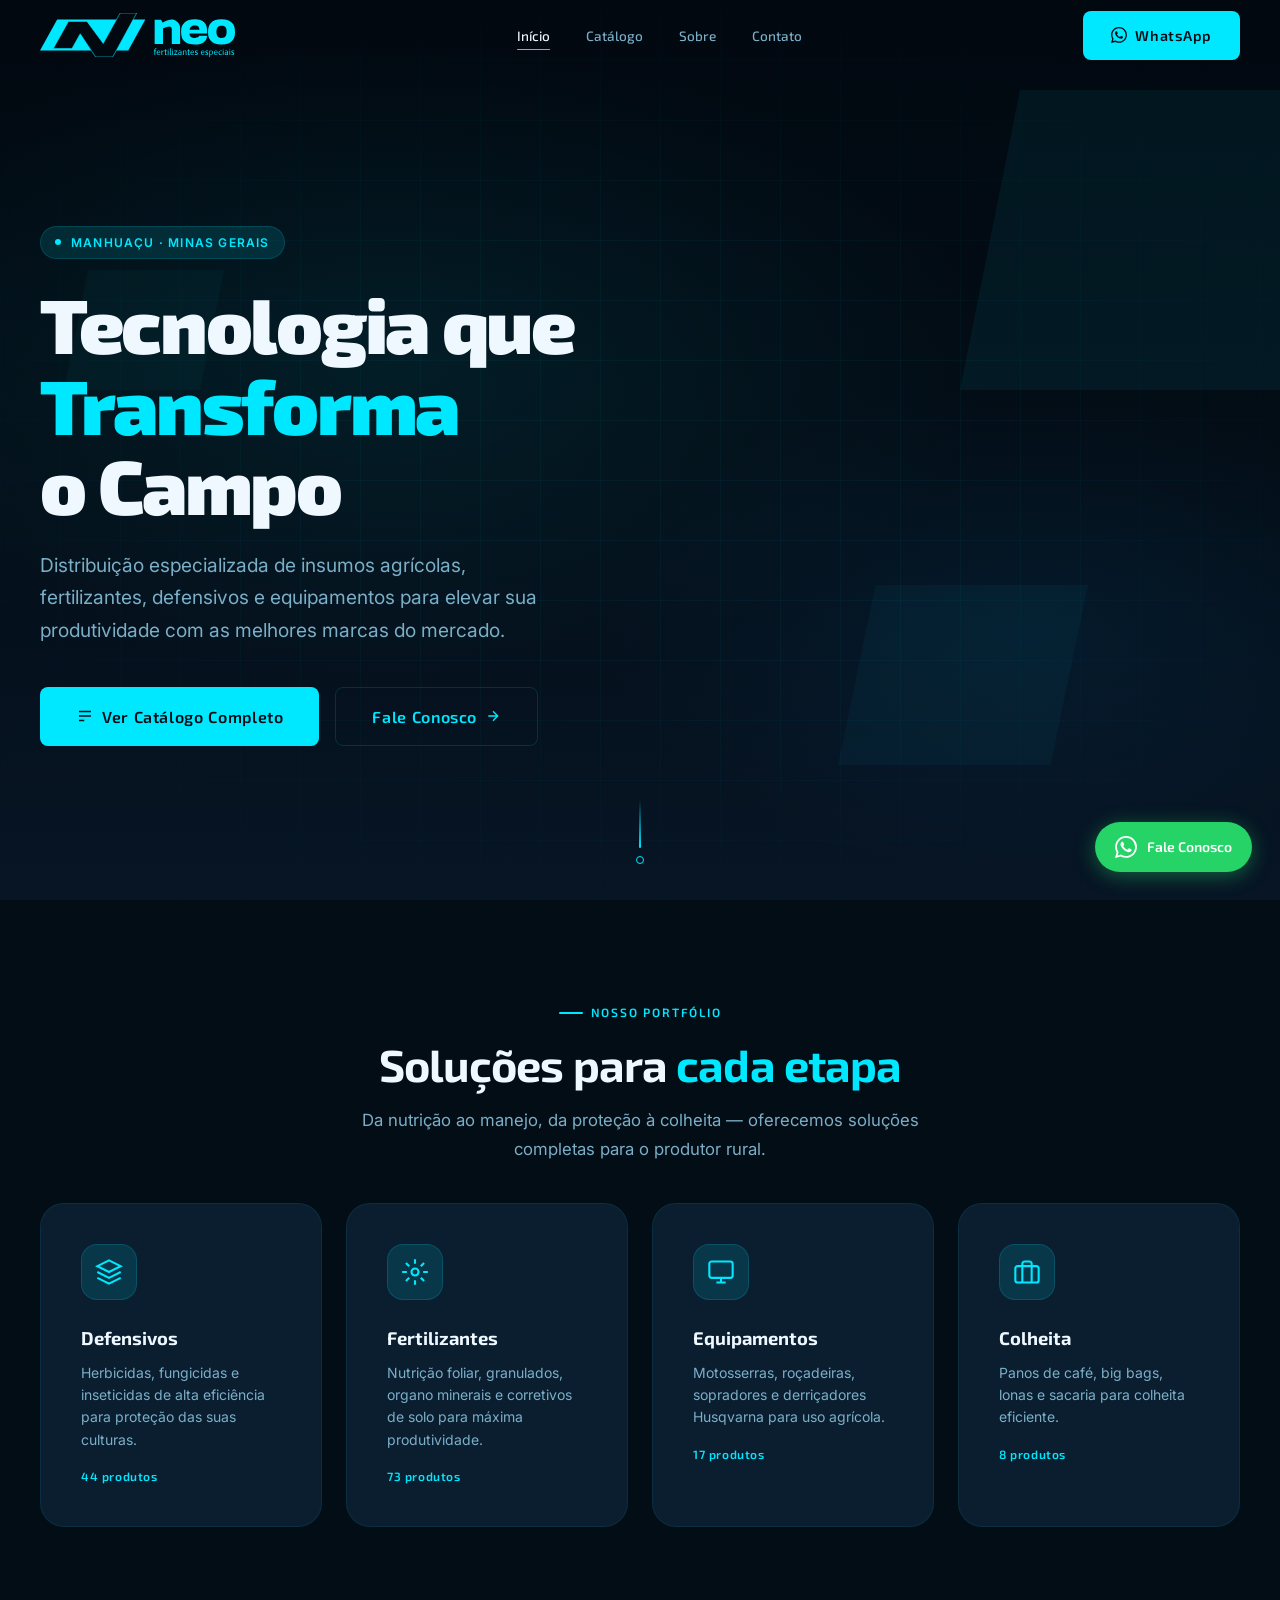
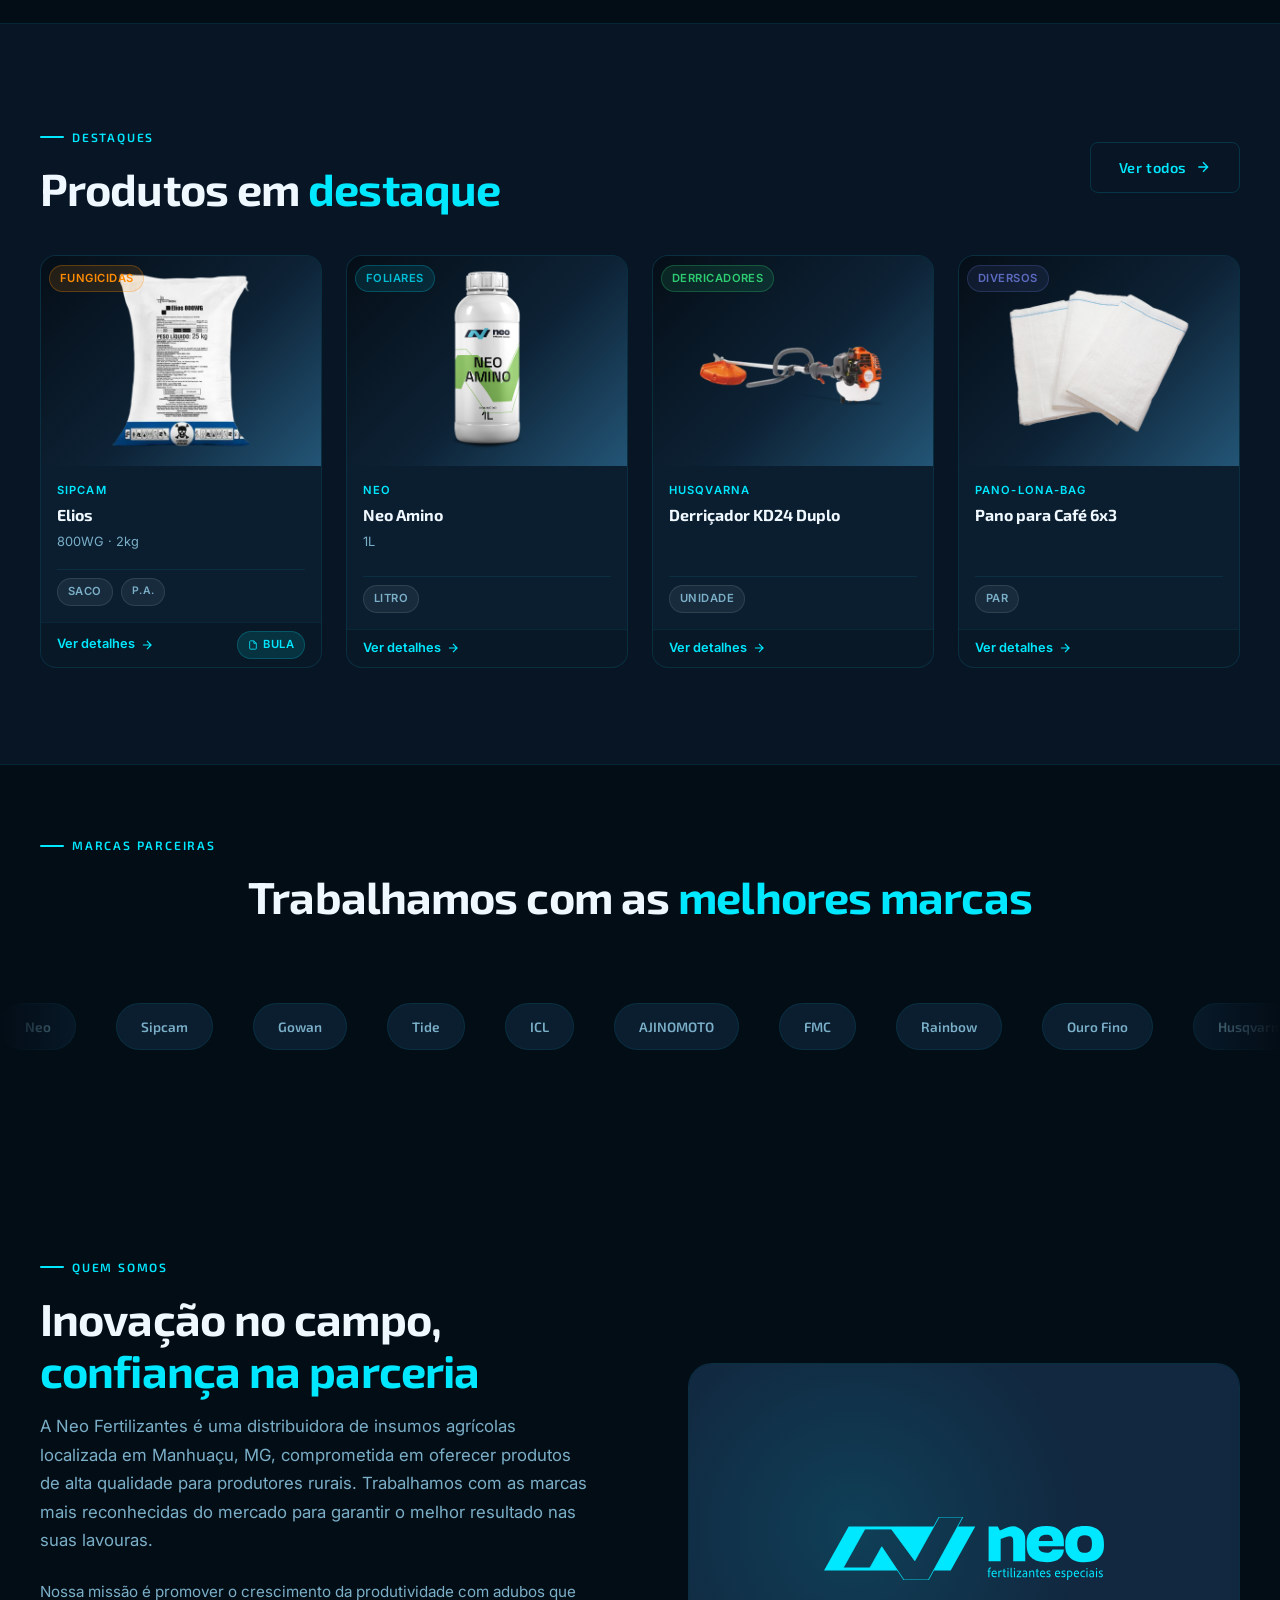
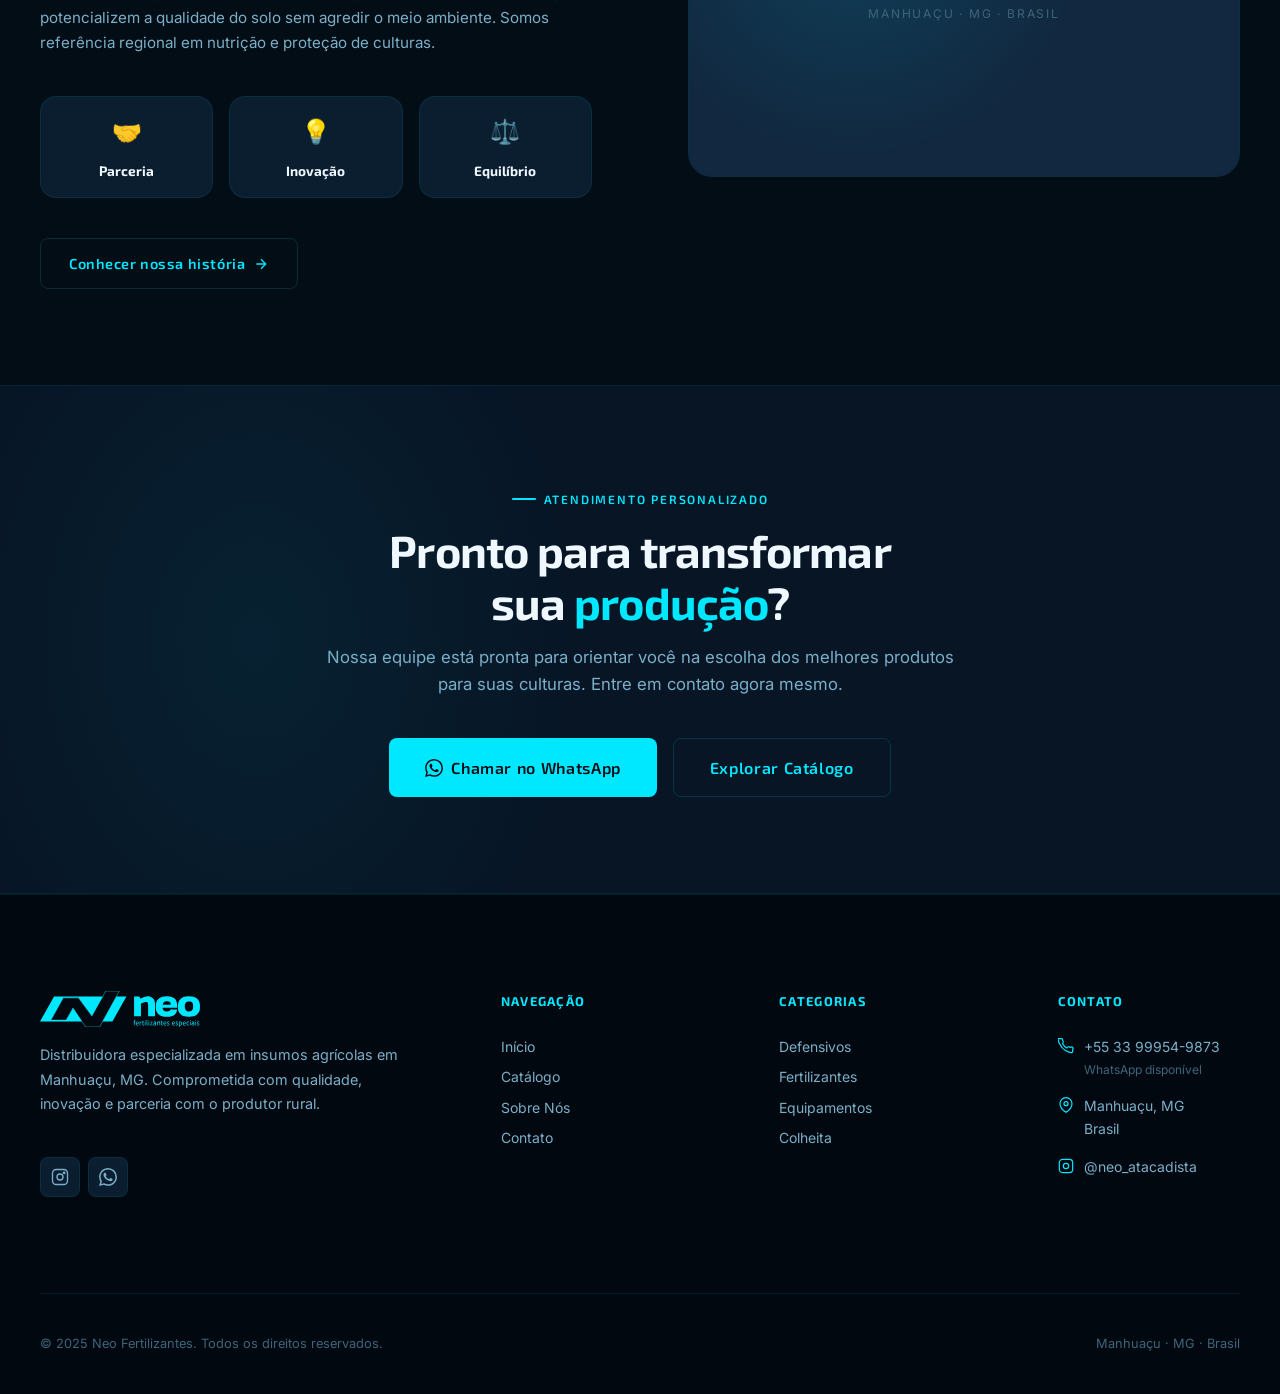
<file: index.html>
<!DOCTYPE html>
<html lang="pt-BR">
<head>
  <meta charset="UTF-8">
  <meta name="viewport" content="width=device-width, initial-scale=1.0">
  <title>Neo Fertilizantes — Tecnologia que Transforma o Campo</title>
  <meta name="description" content="Neo Fertilizantes é distribuidora especializada em insumos agrícolas em Manhuaçu, MG. Fertilizantes, defensivos, equipamentos e produtos para colheita das melhores marcas.">
  <link rel="icon" href="images/logo/favicon.svg" type="image/svg+xml">
  <link rel="stylesheet" href="css/style.css">
</head>
<body>

  <!-- Page Loader -->
  <div class="page-loader" id="pageLoader">
    <img src="images/logo/neo-logo-allblue.svg" alt="Neo Fertilizantes" style="height:44px;width:auto;" loading="eager">
    <div class="loader-bar"><div class="loader-bar-fill"></div></div>
  </div>

  <!-- Navigation -->
  <nav class="navbar" id="navbar">
    <div class="navbar-inner">
      <a href="index.html" class="navbar-logo">
        <img src="images/logo/neo-logo-allblue.svg" alt="Neo Fertilizantes" style="height:44px;width:auto;" loading="eager">
      </a>

      <nav class="navbar-nav" aria-label="Navegação principal">
        <a href="index.html" class="nav-link active">Início</a>
        <a href="catalogo.html" class="nav-link">Catálogo</a>
        <a href="sobre.html" class="nav-link">Sobre</a>
        <a href="contato.html" class="nav-link">Contato</a>
      </nav>

      <div class="navbar-cta">
        <a href="https://wa.me/5533999549873" class="btn btn-primary" target="_blank" rel="noopener">
          <svg width="16" height="16" viewBox="0 0 24 24" fill="currentColor"><path d="M17.472 14.382c-.297-.149-1.758-.867-2.03-.967-.273-.099-.471-.148-.67.15-.197.297-.767.966-.94 1.164-.173.199-.347.223-.644.075-.297-.15-1.255-.463-2.39-1.475-.883-.788-1.48-1.761-1.653-2.059-.173-.297-.018-.458.13-.606.134-.133.298-.347.446-.52.149-.174.198-.298.298-.497.099-.198.05-.371-.025-.52-.075-.149-.669-1.612-.916-2.207-.242-.579-.487-.5-.669-.51-.173-.008-.371-.01-.57-.01-.198 0-.52.074-.792.372-.272.297-1.04 1.016-1.04 2.479 0 1.462 1.065 2.875 1.213 3.074.149.198 2.096 3.2 5.077 4.487.709.306 1.262.489 1.694.625.712.227 1.36.195 1.871.118.571-.085 1.758-.719 2.006-1.413.248-.694.248-1.289.173-1.413-.074-.124-.272-.198-.57-.347m-5.421 7.403h-.004a9.87 9.87 0 01-5.031-1.378l-.361-.214-3.741.982.998-3.648-.235-.374a9.86 9.86 0 01-1.51-5.26c.001-5.45 4.436-9.884 9.888-9.884 2.64 0 5.122 1.03 6.988 2.898a9.825 9.825 0 012.893 6.994c-.003 5.45-4.437 9.884-9.885 9.884m8.413-18.297A11.815 11.815 0 0012.05 0C5.495 0 .16 5.335.157 11.892c0 2.096.547 4.142 1.588 5.945L.057 24l6.305-1.654a11.882 11.882 0 005.683 1.448h.005c6.554 0 11.89-5.335 11.893-11.893a11.821 11.821 0 00-3.48-8.413Z"/></svg>
          WhatsApp
        </a>
      </div>

      <button class="hamburger" id="hamburger" aria-label="Abrir menu">
        <span></span><span></span><span></span>
      </button>
    </div>
  </nav>

  <!-- Mobile Nav -->
  <div class="mobile-nav" id="mobileNav" aria-hidden="true">
    <a href="index.html" class="nav-link" onclick="closeMobileNav()">Início</a>
    <a href="catalogo.html" class="nav-link" onclick="closeMobileNav()">Catálogo</a>
    <a href="sobre.html" class="nav-link" onclick="closeMobileNav()">Sobre</a>
    <a href="contato.html" class="nav-link" onclick="closeMobileNav()">Contato</a>
    <a href="https://wa.me/5533999549873" class="btn btn-primary btn-lg mt-xl" target="_blank" onclick="closeMobileNav()">
      <svg width="18" height="18" viewBox="0 0 24 24" fill="currentColor"><path d="M17.472 14.382c-.297-.149-1.758-.867-2.03-.967-.273-.099-.471-.148-.67.15-.197.297-.767.966-.94 1.164-.173.199-.347.223-.644.075-.297-.15-1.255-.463-2.39-1.475-.883-.788-1.48-1.761-1.653-2.059-.173-.297-.018-.458.13-.606.134-.133.298-.347.446-.52.149-.174.198-.298.298-.497.099-.198.05-.371-.025-.52-.075-.149-.669-1.612-.916-2.207-.242-.579-.487-.5-.669-.51-.173-.008-.371-.01-.57-.01-.198 0-.52.074-.792.372-.272.297-1.04 1.016-1.04 2.479 0 1.462 1.065 2.875 1.213 3.074.149.198 2.096 3.2 5.077 4.487.709.306 1.262.489 1.694.625.712.227 1.36.195 1.871.118.571-.085 1.758-.719 2.006-1.413.248-.694.248-1.289.173-1.413-.074-.124-.272-.198-.57-.347m-5.421 7.403h-.004a9.87 9.87 0 01-5.031-1.378l-.361-.214-3.741.982.998-3.648-.235-.374a9.86 9.86 0 01-1.51-5.26c.001-5.45 4.436-9.884 9.888-9.884 2.64 0 5.122 1.03 6.988 2.898a9.825 9.825 0 012.893 6.994c-.003 5.45-4.437 9.884-9.885 9.884m8.413-18.297A11.815 11.815 0 0012.05 0C5.495 0 .16 5.335.157 11.892c0 2.096.547 4.142 1.588 5.945L.057 24l6.305-1.654a11.882 11.882 0 005.683 1.448h.005c6.554 0 11.89-5.335 11.893-11.893a11.821 11.821 0 00-3.48-8.413Z"/></svg>
      Fale no WhatsApp
    </a>
  </div>

  <!-- Hero Section -->
  <section class="hero">
    <div class="hero-bg">
      <div class="hero-bg-gradient"></div>
      <div class="hero-bg-grid"></div>
      <div class="hero-accent hero-accent-1"></div>
      <div class="hero-accent hero-accent-2"></div>
      <div class="hero-accent hero-accent-3"></div>
    </div>

    <div class="container hero-content">
      <div class="reveal">
        <div class="hero-label">
          <span class="hero-label-dot"></span>
          Manhuaçu · Minas Gerais
        </div>
        <h1 class="hero-title">
          Tecnologia que<br>
          <span class="highlight">Transforma</span><br>
          o Campo
        </h1>
        <p class="hero-subtitle">
          Distribuição especializada de insumos agrícolas, fertilizantes, defensivos e equipamentos para elevar sua produtividade com as melhores marcas do mercado.
        </p>
        <div class="hero-actions">
          <a href="catalogo.html" class="btn btn-primary btn-lg">
            <svg width="18" height="18" viewBox="0 0 24 24" fill="none" stroke="currentColor" stroke-width="2"><path d="M4 6h16M4 12h16M4 18h7"/></svg>
            Ver Catálogo Completo
          </a>
          <a href="contato.html" class="btn btn-ghost btn-lg">
            Fale Conosco
            <svg width="16" height="16" viewBox="0 0 24 24" fill="none" stroke="currentColor" stroke-width="2"><path d="M5 12h14M12 5l7 7-7 7"/></svg>
          </a>
        </div>
      </div>
    </div>

    <div class="hero-scroll-indicator" aria-hidden="true">
      <div class="hero-scroll-line"></div>
      <div class="hero-scroll-dot"></div>
    </div>
  </section>

  <!-- Categories Section -->
  <section class="section">
    <div class="container">
      <div class="text-center mb-xl reveal">
        <div class="section-eyebrow" style="justify-content:center">Nosso Portfólio</div>
        <h2 class="section-title">Soluções para <span>cada etapa</span></h2>
        <p class="section-desc" style="margin:0 auto">Da nutrição ao manejo, da proteção à colheita — oferecemos soluções completas para o produtor rural.</p>
      </div>

      <div class="grid grid-4" style="gap:var(--space-lg)" id="categoriesGrid">
        <a href="catalogo.html?categoria=Defensivos" class="category-card reveal reveal-delay-1">
          <div class="category-icon">
            <svg width="28" height="28" viewBox="0 0 24 24" fill="none" stroke="currentColor" stroke-width="1.8"><path d="M12 2L2 7l10 5 10-5-10-5zM2 17l10 5 10-5M2 12l10 5 10-5"/></svg>
          </div>
          <div class="category-name">Defensivos</div>
          <div class="category-desc">Herbicidas, fungicidas e inseticidas de alta eficiência para proteção das suas culturas.</div>
          <div class="category-count" id="count-defensivos">Carregando...</div>
        </a>

        <a href="catalogo.html?categoria=Fertilizantes" class="category-card reveal reveal-delay-2">
          <div class="category-icon">
            <svg width="28" height="28" viewBox="0 0 24 24" fill="none" stroke="currentColor" stroke-width="1.8"><circle cx="12" cy="12" r="3"/><path d="M12 1v4M12 19v4M4.22 4.22l2.83 2.83M16.95 16.95l2.83 2.83M1 12h4M19 12h4M4.22 19.78l2.83-2.83M16.95 7.05l2.83-2.83"/></svg>
          </div>
          <div class="category-name">Fertilizantes</div>
          <div class="category-desc">Nutrição foliar, granulados, organo minerais e corretivos de solo para máxima produtividade.</div>
          <div class="category-count" id="count-fertilizantes">Carregando...</div>
        </a>

        <a href="catalogo.html?categoria=Jardinagem%2FUso+Agr%C3%ADcola" class="category-card reveal reveal-delay-3">
          <div class="category-icon">
            <svg width="28" height="28" viewBox="0 0 24 24" fill="none" stroke="currentColor" stroke-width="1.8"><rect x="2" y="3" width="20" height="14" rx="2"/><path d="M8 21h8M12 17v4"/></svg>
          </div>
          <div class="category-name">Equipamentos</div>
          <div class="category-desc">Motosserras, roçadeiras, sopradores e derriçadores Husqvarna para uso agrícola.</div>
          <div class="category-count" id="count-equipamentos">Carregando...</div>
        </a>

        <a href="catalogo.html?categoria=Produtos+para+colheita" class="category-card reveal reveal-delay-4">
          <div class="category-icon">
            <svg width="28" height="28" viewBox="0 0 24 24" fill="none" stroke="currentColor" stroke-width="1.8"><path d="M20 7H4a2 2 0 00-2 2v10a2 2 0 002 2h16a2 2 0 002-2V9a2 2 0 00-2-2z"/><path d="M16 21V5a2 2 0 00-2-2h-4a2 2 0 00-2 2v16"/></svg>
          </div>
          <div class="category-name">Colheita</div>
          <div class="category-desc">Panos de café, big bags, lonas e sacaria para colheita eficiente.</div>
          <div class="category-count" id="count-colheita">Carregando...</div>
        </a>
      </div>
    </div>
  </section>

  <!-- Featured Products Section -->
  <section class="section" style="background:var(--bg-surface);border-top:1px solid var(--border-subtle);border-bottom:1px solid var(--border-subtle)">
    <div class="container">
      <div class="flex justify-between items-center mb-xl" style="flex-wrap:wrap;gap:var(--space-md)">
        <div class="reveal">
          <div class="section-eyebrow">Destaques</div>
          <h2 class="section-title" style="margin-bottom:0">Produtos em <span>destaque</span></h2>
        </div>
        <a href="catalogo.html" class="btn btn-ghost reveal">
          Ver todos
          <svg width="16" height="16" viewBox="0 0 24 24" fill="none" stroke="currentColor" stroke-width="2"><path d="M5 12h14M12 5l7 7-7 7"/></svg>
        </a>
      </div>

      <div class="catalog-grid" id="featuredProducts">
        <!-- Populated by JS -->
        <div class="skeleton" style="height:320px;border-radius:var(--r-lg)"></div>
        <div class="skeleton" style="height:320px;border-radius:var(--r-lg)"></div>
        <div class="skeleton" style="height:320px;border-radius:var(--r-lg)"></div>
        <div class="skeleton" style="height:320px;border-radius:var(--r-lg)"></div>
      </div>
    </div>
  </section>

  <!-- Brands Section -->
  <section class="section-sm">
    <div class="container mb-xl reveal">
      <div class="section-eyebrow" style="justify-content:center">Marcas Parceiras</div>
      <h2 class="section-title text-center">Trabalhamos com as <span>melhores marcas</span></h2>
    </div>

    <div class="brands-marquee">
      <div class="brands-track" id="brandsTrack">
        <!-- Populated by JS -->
      </div>
    </div>
  </section>

  <!-- About Section -->
  <section class="section">
    <div class="container">
      <div class="grid grid-2" style="gap:var(--space-3xl);align-items:center">
        <div class="reveal">
          <div class="section-eyebrow">Quem Somos</div>
          <h2 class="section-title">Inovação no campo,<br><span>confiança na parceria</span></h2>
          <p class="section-desc" style="max-width:100%;margin-bottom:var(--space-lg)">
            A Neo Fertilizantes é uma distribuidora de insumos agrícolas localizada em Manhuaçu, MG, comprometida em oferecer produtos de alta qualidade para produtores rurais. Trabalhamos com as marcas mais reconhecidas do mercado para garantir o melhor resultado nas suas lavouras.
          </p>
          <p style="color:var(--text-secondary);font-size:0.95rem;line-height:1.7;margin-bottom:var(--space-xl)">
            Nossa missão é promover o crescimento da produtividade com adubos que potencializem a qualidade do solo sem agredir o meio ambiente. Somos referência regional em nutrição e proteção de culturas.
          </p>

          <div class="about-values">
            <div class="value-card reveal reveal-delay-1">
              <div class="value-icon">🤝</div>
              <div class="value-label">Parceria</div>
            </div>
            <div class="value-card reveal reveal-delay-2">
              <div class="value-icon">💡</div>
              <div class="value-label">Inovação</div>
            </div>
            <div class="value-card reveal reveal-delay-3">
              <div class="value-icon">⚖️</div>
              <div class="value-label">Equilíbrio</div>
            </div>
          </div>

          <div class="mt-xl reveal">
            <a href="sobre.html" class="btn btn-ghost">
              Conhecer nossa história
              <svg width="16" height="16" viewBox="0 0 24 24" fill="none" stroke="currentColor" stroke-width="2"><path d="M5 12h14M12 5l7 7-7 7"/></svg>
            </a>
          </div>
        </div>

        <div class="about-visual reveal reveal-delay-2">
          <div class="about-visual-inner">
            <div style="text-align:center;padding:var(--space-3xl);display:flex;flex-direction:column;align-items:center;justify-content:center;gap:var(--space-lg)">
              <img src="images/logo/neo-logo-allblue.svg" alt="Neo Fertilizantes" style="width:100%;max-width:280px;height:auto;" loading="lazy">
              <p style="font-size:0.75rem;letter-spacing:0.15em;text-transform:uppercase;color:var(--text-muted)">Manhuaçu · MG · Brasil</p>
            </div>
          </div>
        </div>
      </div>
    </div>
  </section>

  <!-- CTA Banner -->
  <div class="cta-banner">
    <div class="container">
      <div class="cta-content reveal">
        <div class="section-eyebrow" style="justify-content:center">Atendimento Personalizado</div>
        <h2 class="section-title">Pronto para transformar<br>sua <span>produção</span>?</h2>
        <p>Nossa equipe está pronta para orientar você na escolha dos melhores produtos para suas culturas. Entre em contato agora mesmo.</p>
        <div class="cta-actions">
          <a href="https://wa.me/5533999549873" class="btn btn-primary btn-lg" target="_blank">
            <svg width="18" height="18" viewBox="0 0 24 24" fill="currentColor"><path d="M17.472 14.382c-.297-.149-1.758-.867-2.03-.967-.273-.099-.471-.148-.67.15-.197.297-.767.966-.94 1.164-.173.199-.347.223-.644.075-.297-.15-1.255-.463-2.39-1.475-.883-.788-1.48-1.761-1.653-2.059-.173-.297-.018-.458.13-.606.134-.133.298-.347.446-.52.149-.174.198-.298.298-.497.099-.198.05-.371-.025-.52-.075-.149-.669-1.612-.916-2.207-.242-.579-.487-.5-.669-.51-.173-.008-.371-.01-.57-.01-.198 0-.52.074-.792.372-.272.297-1.04 1.016-1.04 2.479 0 1.462 1.065 2.875 1.213 3.074.149.198 2.096 3.2 5.077 4.487.709.306 1.262.489 1.694.625.712.227 1.36.195 1.871.118.571-.085 1.758-.719 2.006-1.413.248-.694.248-1.289.173-1.413-.074-.124-.272-.198-.57-.347m-5.421 7.403h-.004a9.87 9.87 0 01-5.031-1.378l-.361-.214-3.741.982.998-3.648-.235-.374a9.86 9.86 0 01-1.51-5.26c.001-5.45 4.436-9.884 9.888-9.884 2.64 0 5.122 1.03 6.988 2.898a9.825 9.825 0 012.893 6.994c-.003 5.45-4.437 9.884-9.885 9.884m8.413-18.297A11.815 11.815 0 0012.05 0C5.495 0 .16 5.335.157 11.892c0 2.096.547 4.142 1.588 5.945L.057 24l6.305-1.654a11.882 11.882 0 005.683 1.448h.005c6.554 0 11.89-5.335 11.893-11.893a11.821 11.821 0 00-3.48-8.413Z"/></svg>
            Chamar no WhatsApp
          </a>
          <a href="catalogo.html" class="btn btn-ghost btn-lg">Explorar Catálogo</a>
        </div>
      </div>
    </div>
  </div>

  <!-- Footer -->
  <footer class="footer">
    <div class="container">
      <div class="footer-grid">
        <div>
          <a href="index.html" class="navbar-logo" style="margin-bottom:var(--space-md)">
            <img src="images/logo/neo-logo-allblue.svg" alt="Neo Fertilizantes" style="height:36px;width:auto;" loading="lazy">
          </a>
          <p class="footer-brand-text">
            Distribuidora especializada em insumos agrícolas em Manhuaçu, MG. Comprometida com qualidade, inovação e parceria com o produtor rural.
          </p>
          <div class="footer-social">
            <a href="https://www.instagram.com/neo_atacadista/" class="social-btn" target="_blank" aria-label="Instagram">
              <svg width="18" height="18" viewBox="0 0 24 24" fill="none" stroke="currentColor" stroke-width="1.8"><rect x="2" y="2" width="20" height="20" rx="5"/><circle cx="12" cy="12" r="4"/><circle cx="17.5" cy="6.5" r="1" fill="currentColor"/></svg>
            </a>
            <a href="https://wa.me/5533999549873" class="social-btn" target="_blank" aria-label="WhatsApp">
              <svg width="18" height="18" viewBox="0 0 24 24" fill="currentColor"><path d="M17.472 14.382c-.297-.149-1.758-.867-2.03-.967-.273-.099-.471-.148-.67.15-.197.297-.767.966-.94 1.164-.173.199-.347.223-.644.075-.297-.15-1.255-.463-2.39-1.475-.883-.788-1.48-1.761-1.653-2.059-.173-.297-.018-.458.13-.606.134-.133.298-.347.446-.52.149-.174.198-.298.298-.497.099-.198.05-.371-.025-.52-.075-.149-.669-1.612-.916-2.207-.242-.579-.487-.5-.669-.51-.173-.008-.371-.01-.57-.01-.198 0-.52.074-.792.372-.272.297-1.04 1.016-1.04 2.479 0 1.462 1.065 2.875 1.213 3.074.149.198 2.096 3.2 5.077 4.487.709.306 1.262.489 1.694.625.712.227 1.36.195 1.871.118.571-.085 1.758-.719 2.006-1.413.248-.694.248-1.289.173-1.413-.074-.124-.272-.198-.57-.347m-5.421 7.403h-.004a9.87 9.87 0 01-5.031-1.378l-.361-.214-3.741.982.998-3.648-.235-.374a9.86 9.86 0 01-1.51-5.26c.001-5.45 4.436-9.884 9.888-9.884 2.64 0 5.122 1.03 6.988 2.898a9.825 9.825 0 012.893 6.994c-.003 5.45-4.437 9.884-9.885 9.884m8.413-18.297A11.815 11.815 0 0012.05 0C5.495 0 .16 5.335.157 11.892c0 2.096.547 4.142 1.588 5.945L.057 24l6.305-1.654a11.882 11.882 0 005.683 1.448h.005c6.554 0 11.89-5.335 11.893-11.893a11.821 11.821 0 00-3.48-8.413Z"/></svg>
            </a>
          </div>
        </div>

        <div>
          <div class="footer-heading">Navegação</div>
          <div class="footer-links">
            <a href="index.html" class="footer-link">Início</a>
            <a href="catalogo.html" class="footer-link">Catálogo</a>
            <a href="sobre.html" class="footer-link">Sobre Nós</a>
            <a href="contato.html" class="footer-link">Contato</a>
          </div>
        </div>

        <div>
          <div class="footer-heading">Categorias</div>
          <div class="footer-links">
            <a href="catalogo.html?categoria=Defensivos" class="footer-link">Defensivos</a>
            <a href="catalogo.html?categoria=Fertilizantes" class="footer-link">Fertilizantes</a>
            <a href="catalogo.html?categoria=Jardinagem%2FUso+Agr%C3%ADcola" class="footer-link">Equipamentos</a>
            <a href="catalogo.html?categoria=Produtos+para+colheita" class="footer-link">Colheita</a>
          </div>
        </div>

        <div>
          <div class="footer-heading">Contato</div>
          <div class="footer-contact-item">
            <svg width="16" height="16" viewBox="0 0 24 24" fill="none" stroke="currentColor" stroke-width="1.8"><path d="M22 16.92v3a2 2 0 01-2.18 2 19.79 19.79 0 01-8.63-3.07A19.5 19.5 0 013.07 9.81a19.79 19.79 0 01-3.07-8.67A2 2 0 012 1h3a2 2 0 012 1.72c.127.96.361 1.903.7 2.81a2 2 0 01-.45 2.11L6.91 8.69a16 16 0 006.4 6.4l1.06-1.35a2 2 0 012.11-.45 12.84 12.84 0 002.81.7A2 2 0 0122 16.92z"/></svg>
            <div>
              <div>+55 33 99954-9873</div>
              <div style="font-size:0.75rem;margin-top:2px;color:var(--text-muted)">WhatsApp disponível</div>
            </div>
          </div>
          <div class="footer-contact-item">
            <svg width="16" height="16" viewBox="0 0 24 24" fill="none" stroke="currentColor" stroke-width="1.8"><path d="M21 10c0 7-9 13-9 13s-9-6-9-13a9 9 0 0118 0z"/><circle cx="12" cy="10" r="3"/></svg>
            <div>Manhuaçu, MG<br>Brasil</div>
          </div>
          <div class="footer-contact-item">
            <svg width="16" height="16" viewBox="0 0 24 24" fill="none" stroke="currentColor" stroke-width="1.8"><rect x="2" y="2" width="20" height="20" rx="5"/><circle cx="12" cy="12" r="4"/></svg>
            <a href="https://www.instagram.com/neo_atacadista/" style="color:var(--text-secondary)" target="_blank">@neo_atacadista</a>
          </div>
        </div>
      </div>

      <div class="footer-bottom">
        <span>&copy; 2025 Neo Fertilizantes. Todos os direitos reservados.</span>
        <span>Manhuaçu · MG · Brasil</span>
      </div>
    </div>
  </footer>

  <!-- WhatsApp Float -->
  <a href="https://wa.me/5533999549873" class="whatsapp-float" target="_blank" rel="noopener" aria-label="Fale conosco pelo WhatsApp">
    <svg width="22" height="22" viewBox="0 0 24 24" fill="currentColor"><path d="M17.472 14.382c-.297-.149-1.758-.867-2.03-.967-.273-.099-.471-.148-.67.15-.197.297-.767.966-.94 1.164-.173.199-.347.223-.644.075-.297-.15-1.255-.463-2.39-1.475-.883-.788-1.48-1.761-1.653-2.059-.173-.297-.018-.458.13-.606.134-.133.298-.347.446-.52.149-.174.198-.298.298-.497.099-.198.05-.371-.025-.52-.075-.149-.669-1.612-.916-2.207-.242-.579-.487-.5-.669-.51-.173-.008-.371-.01-.57-.01-.198 0-.52.074-.792.372-.272.297-1.04 1.016-1.04 2.479 0 1.462 1.065 2.875 1.213 3.074.149.198 2.096 3.2 5.077 4.487.709.306 1.262.489 1.694.625.712.227 1.36.195 1.871.118.571-.085 1.758-.719 2.006-1.413.248-.694.248-1.289.173-1.413-.074-.124-.272-.198-.57-.347m-5.421 7.403h-.004a9.87 9.87 0 01-5.031-1.378l-.361-.214-3.741.982.998-3.648-.235-.374a9.86 9.86 0 01-1.51-5.26c.001-5.45 4.436-9.884 9.888-9.884 2.64 0 5.122 1.03 6.988 2.898a9.825 9.825 0 012.893 6.994c-.003 5.45-4.437 9.884-9.885 9.884m8.413-18.297A11.815 11.815 0 0012.05 0C5.495 0 .16 5.335.157 11.892c0 2.096.547 4.142 1.588 5.945L.057 24l6.305-1.654a11.882 11.882 0 005.683 1.448h.005c6.554 0 11.89-5.335 11.893-11.893a11.821 11.821 0 00-3.48-8.413Z"/></svg>
    <span class="whatsapp-float-text">Fale Conosco</span>
  </a>

  <script src="js/main.js?v=2"></script>
</body>
</html>
</file>
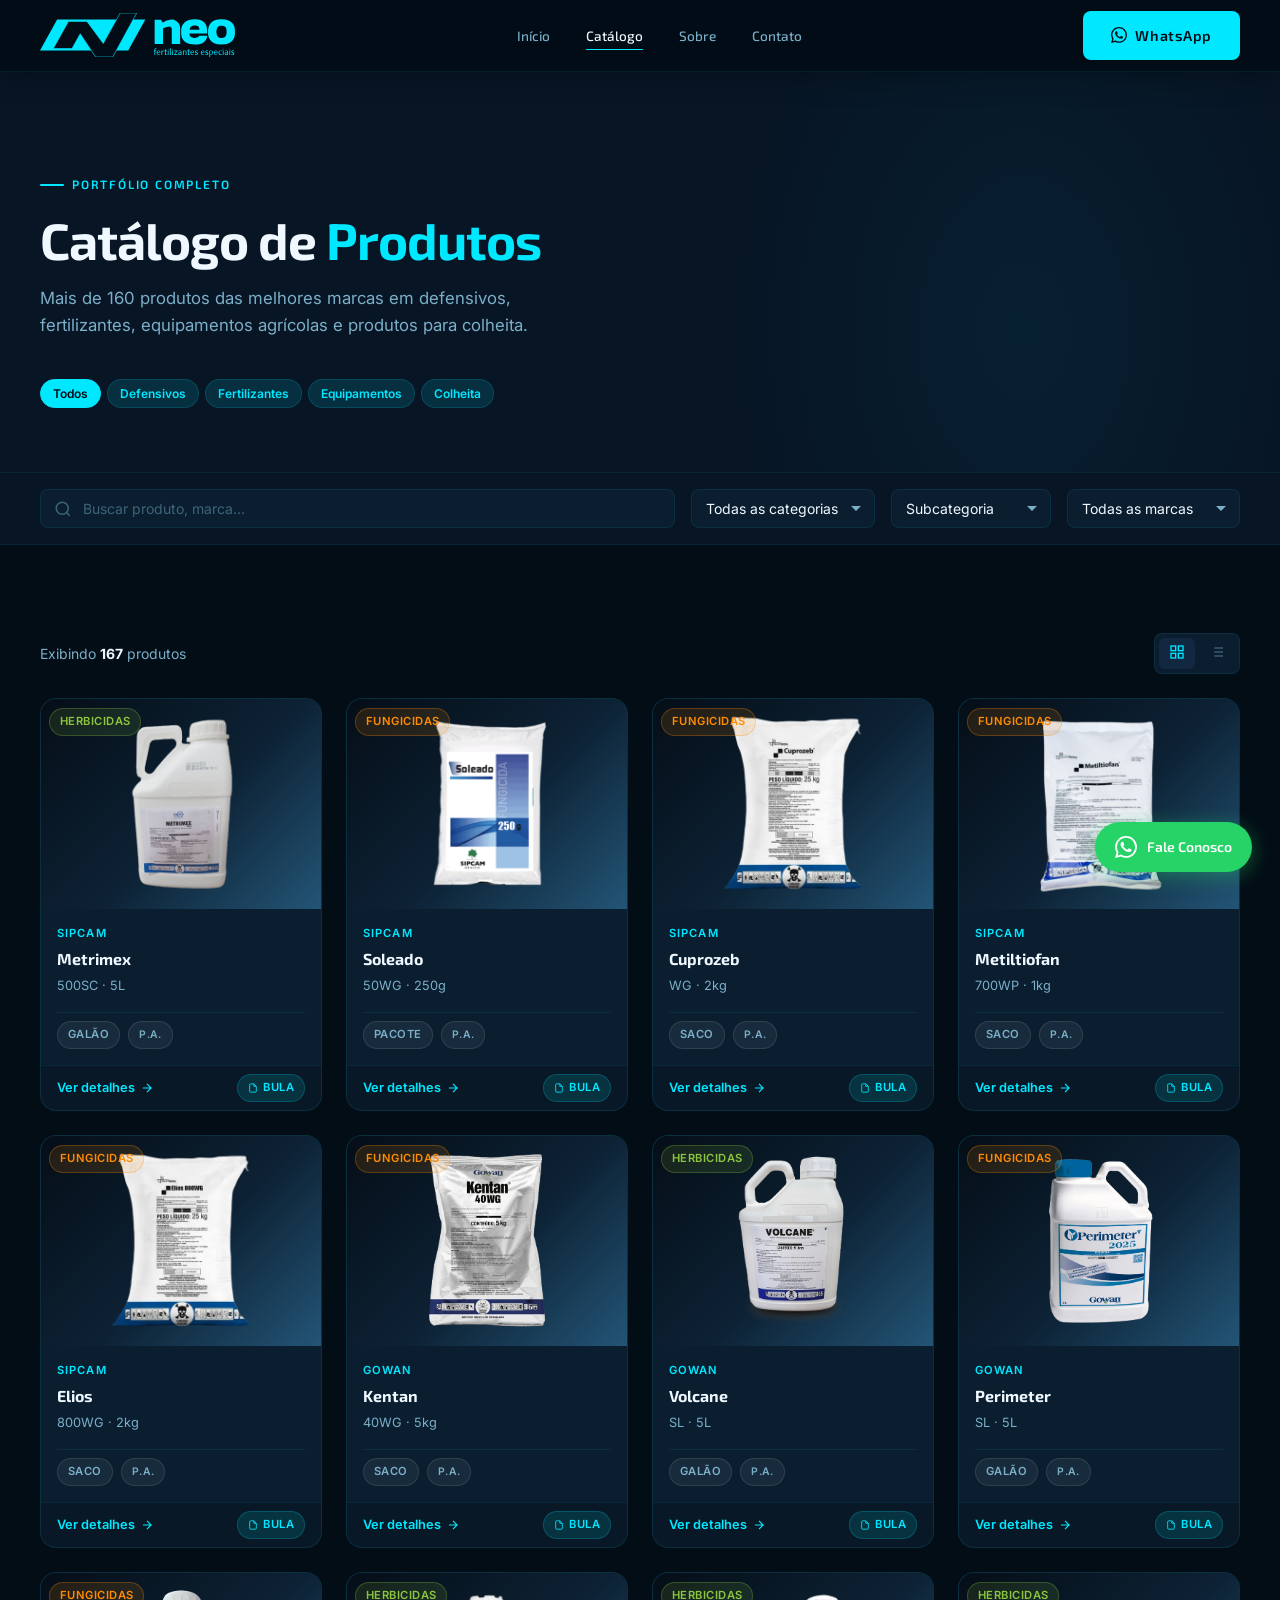
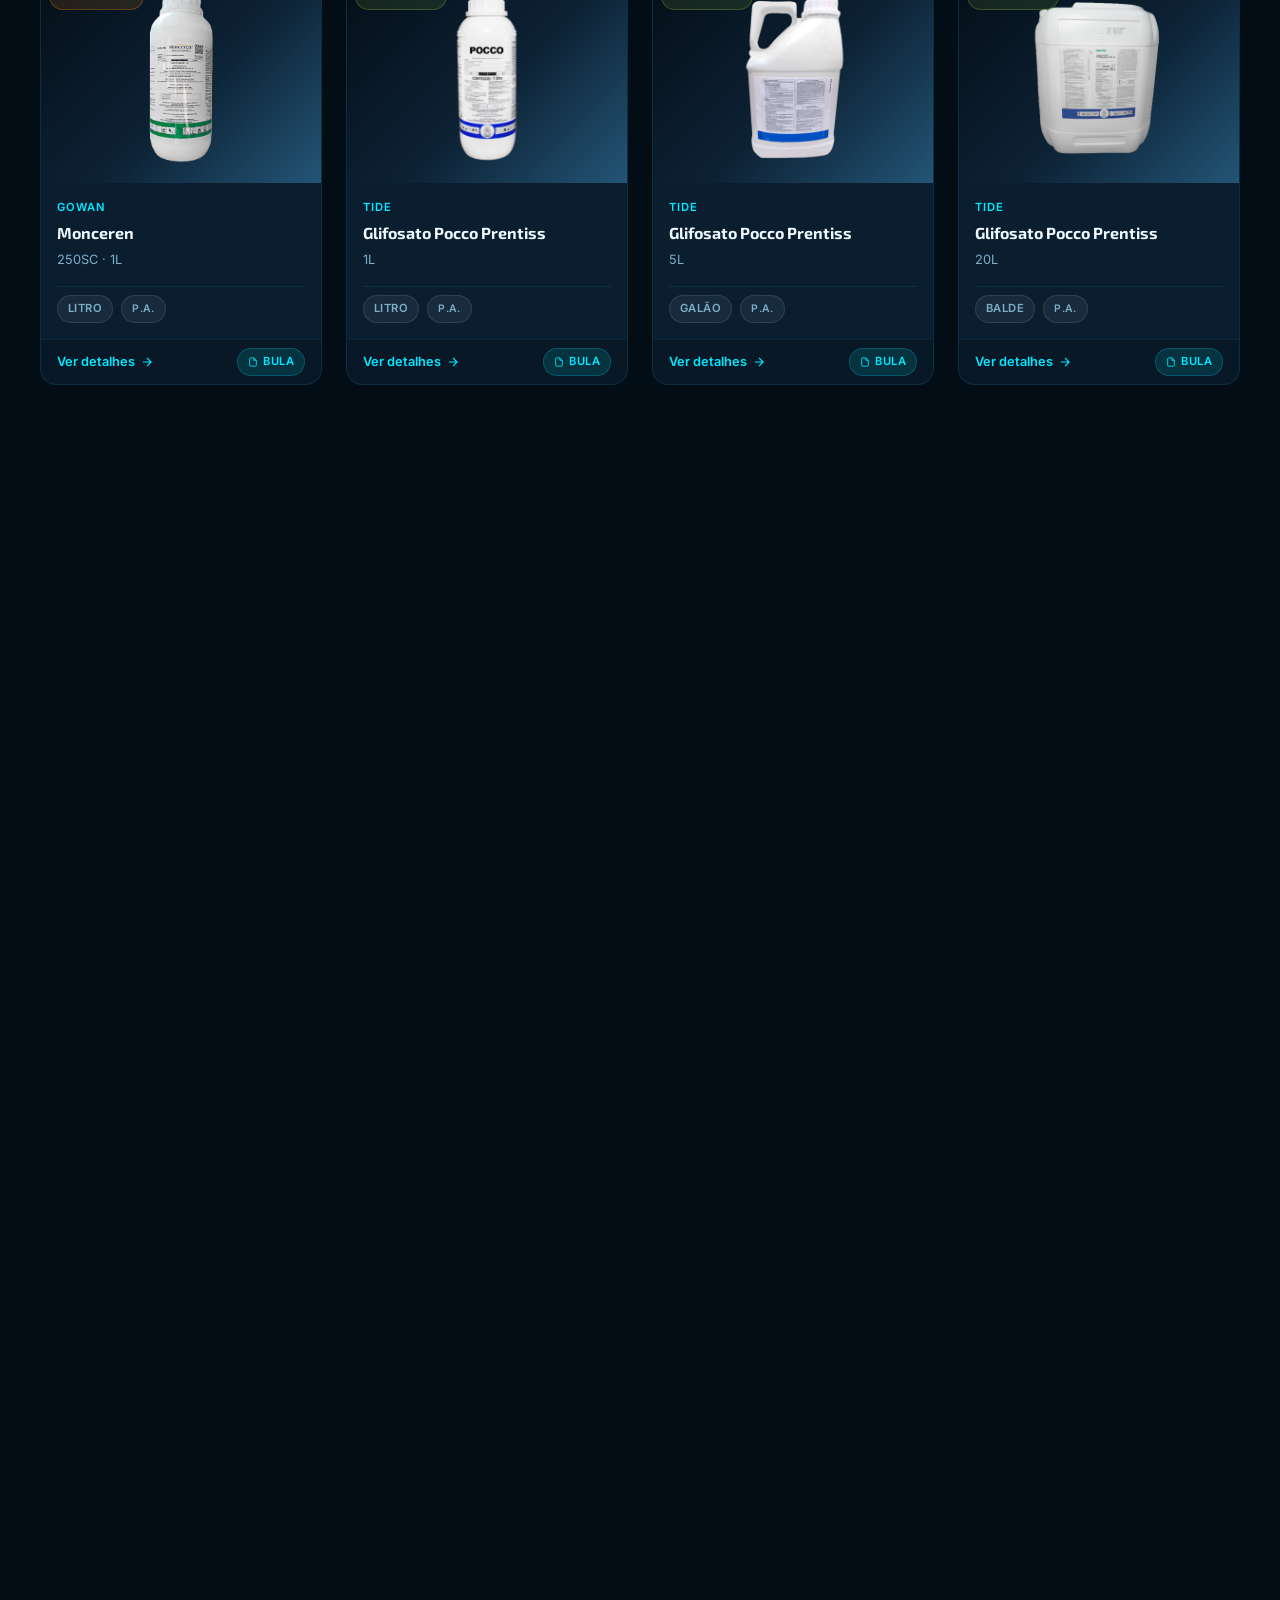
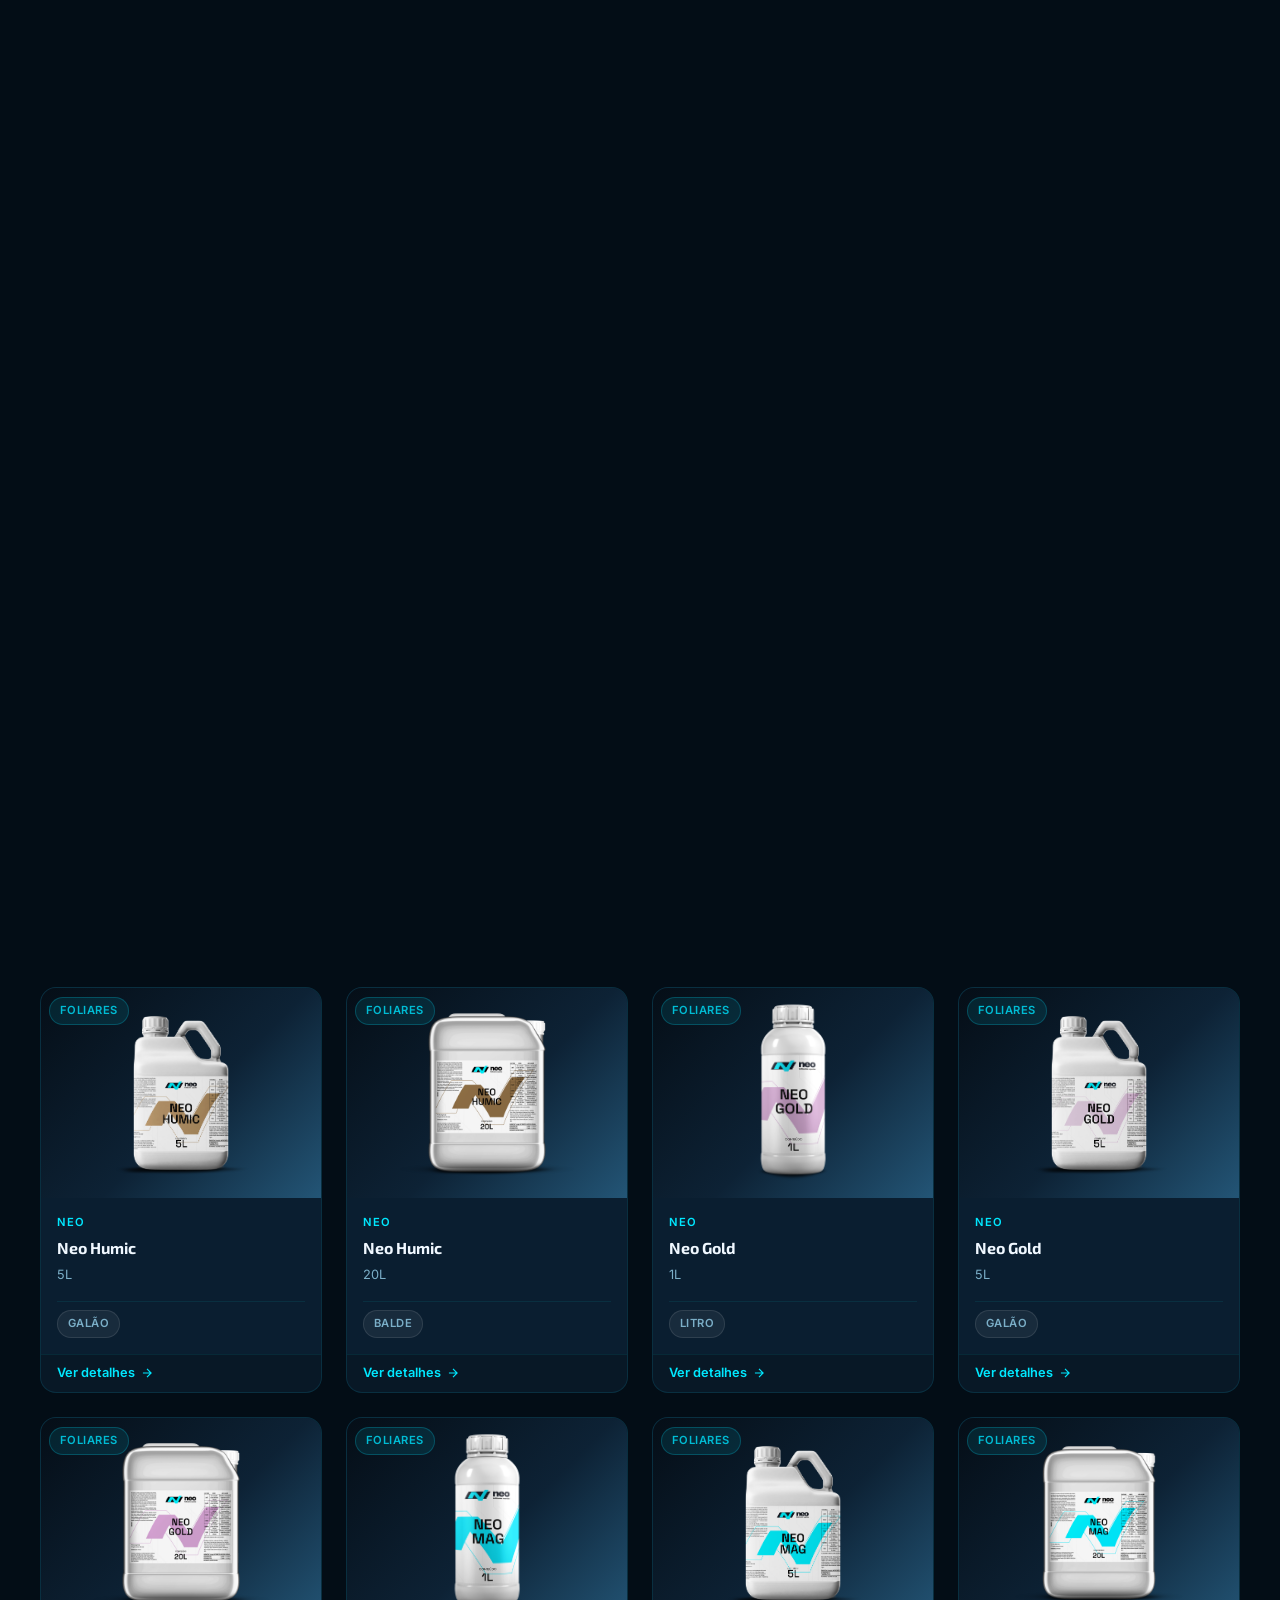
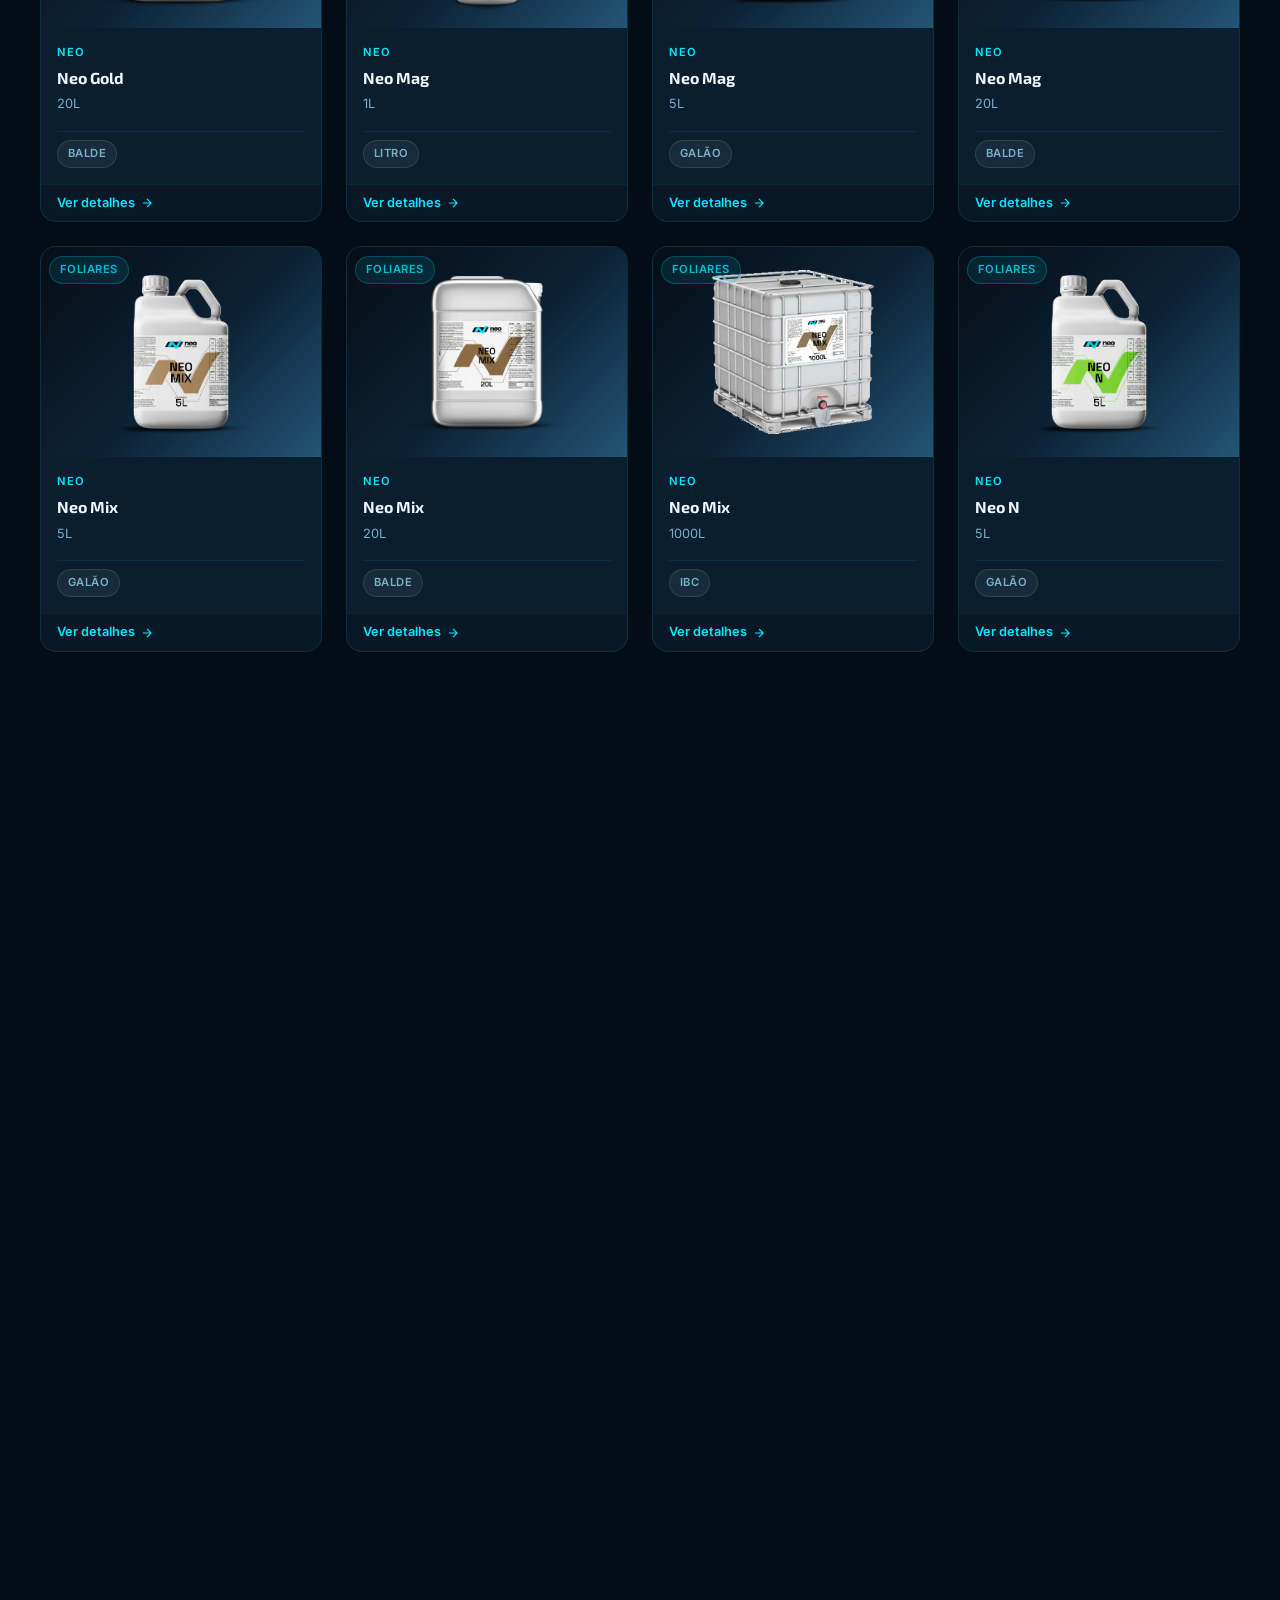
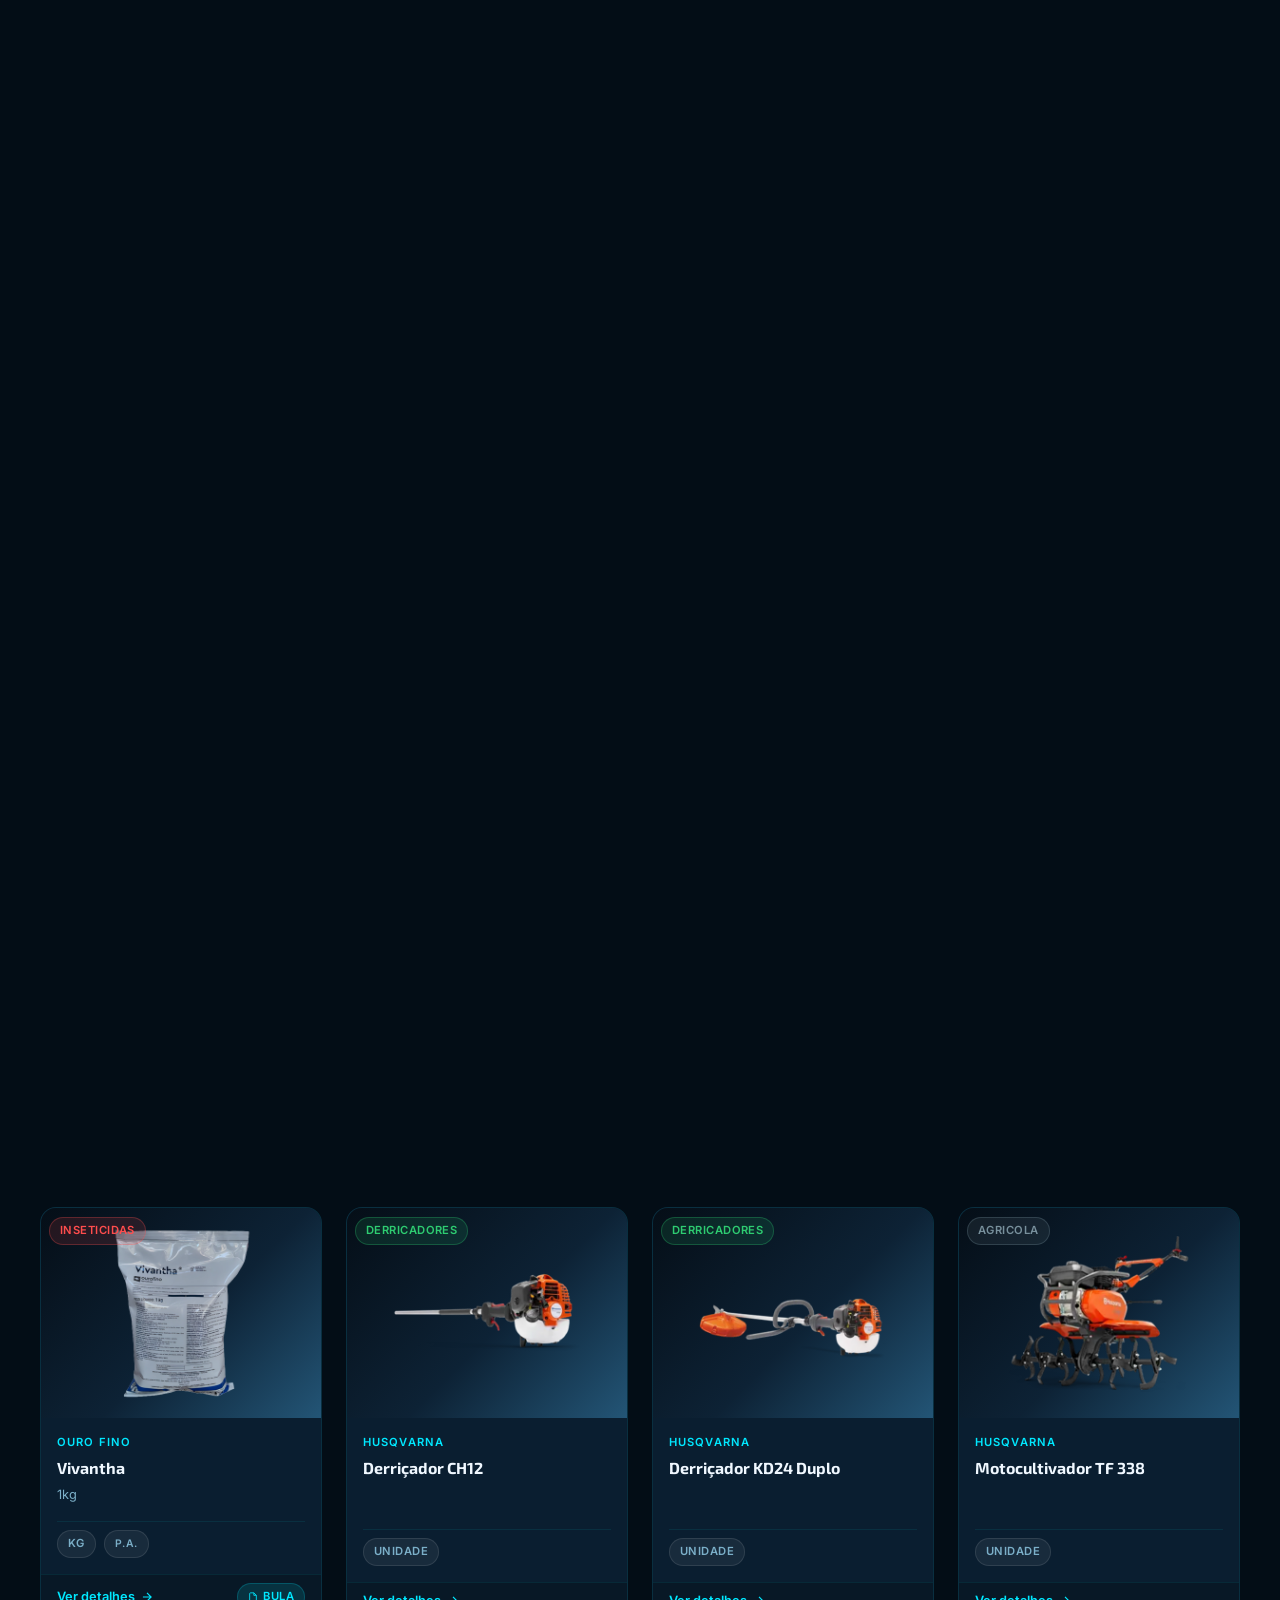
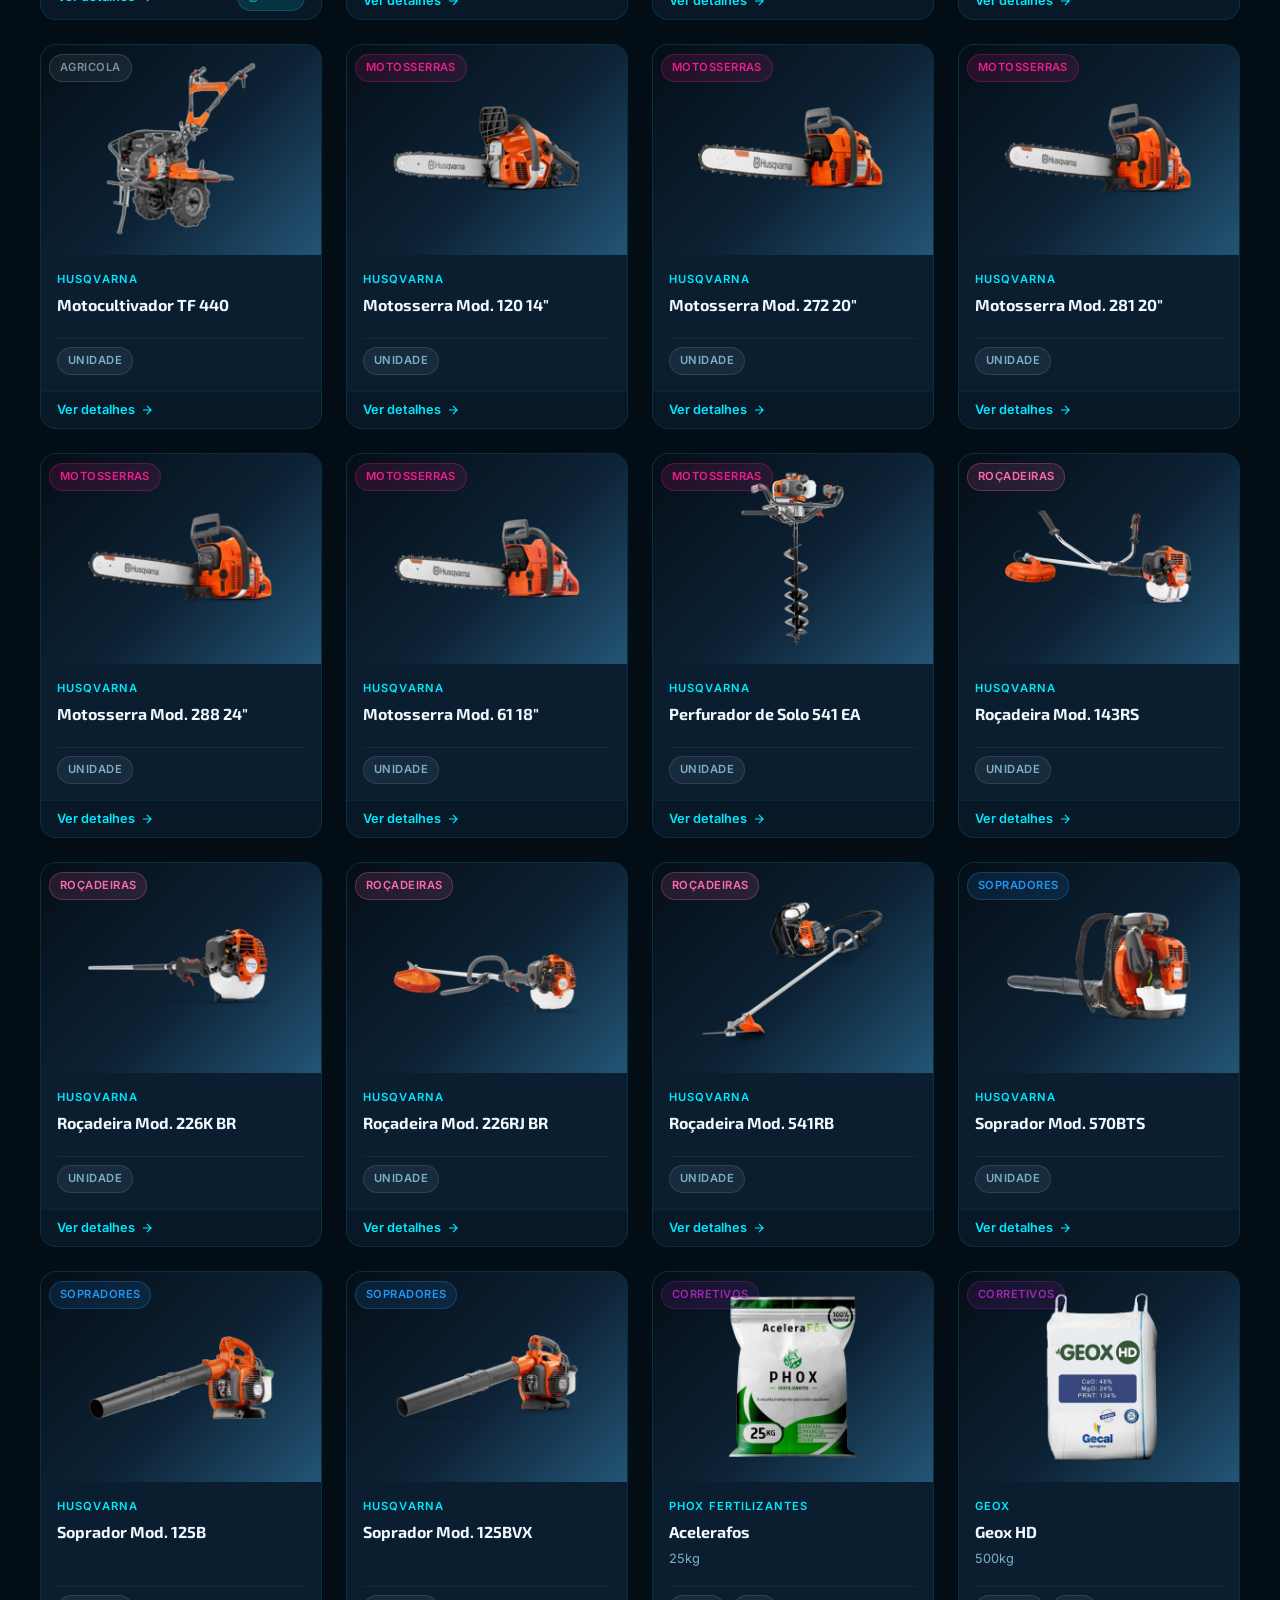
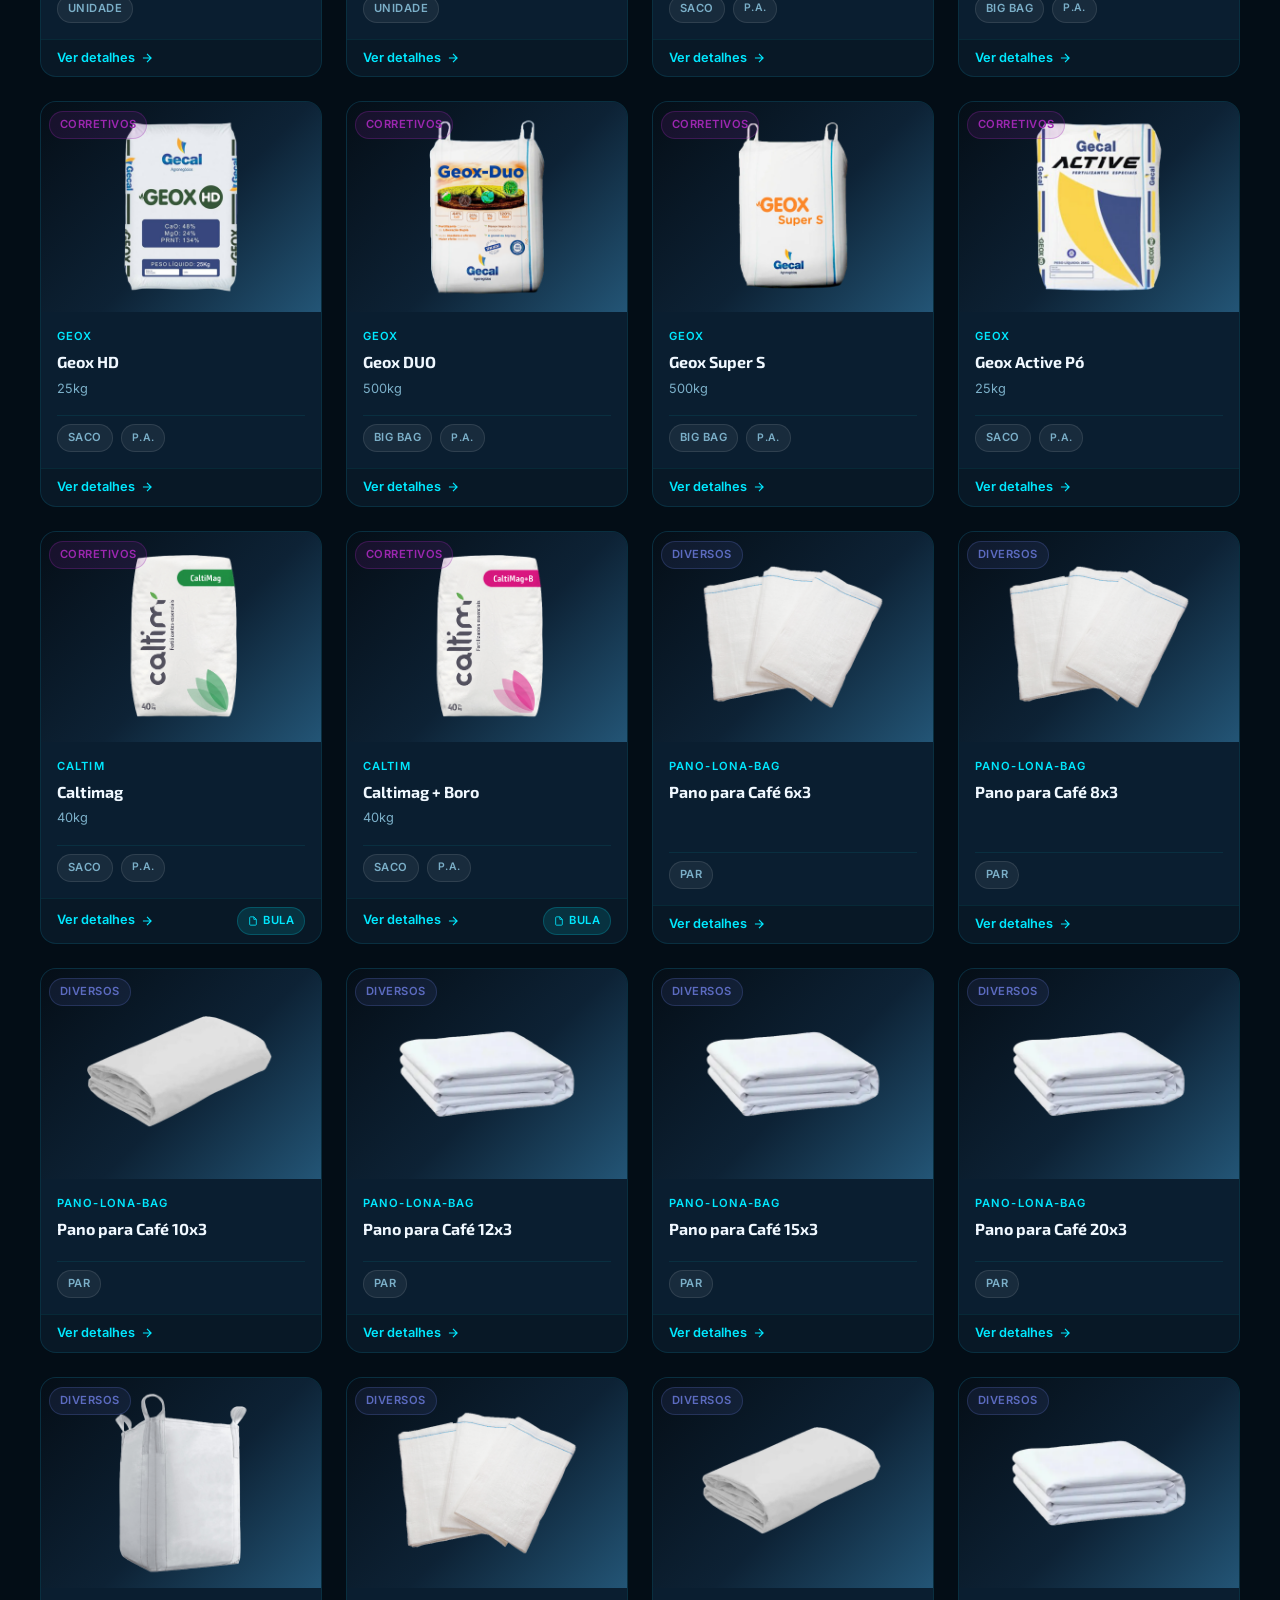
<file: catalogo.html>
<!DOCTYPE html>
<html lang="pt-BR">
<head>
  <meta charset="UTF-8">
  <meta name="viewport" content="width=device-width, initial-scale=1.0">
  <title>Catálogo de Produtos — Neo Fertilizantes</title>
  <meta name="description" content="Explore nosso catálogo completo com mais de 160 produtos de 13 marcas parceiras. Defensivos, fertilizantes, equipamentos e muito mais.">
  <link rel="icon" href="images/logo/favicon.svg" type="image/svg+xml">
  <link rel="stylesheet" href="css/style.css">
</head>
<body>

  <!-- Page Loader -->
  <div class="page-loader" id="pageLoader">
    <img src="images/logo/neo-logo-allblue.svg" alt="Neo Fertilizantes" style="height:44px;width:auto;" loading="eager">
    <div class="loader-bar"><div class="loader-bar-fill"></div></div>
  </div>

  <!-- Navigation -->
  <nav class="navbar" id="navbar">
    <div class="navbar-inner">
      <a href="index.html" class="navbar-logo">
        <img src="images/logo/neo-logo-allblue.svg" alt="Neo Fertilizantes" style="height:44px;width:auto;" loading="eager">
      </a>

      <nav class="navbar-nav">
        <a href="index.html" class="nav-link">Início</a>
        <a href="catalogo.html" class="nav-link active">Catálogo</a>
        <a href="sobre.html" class="nav-link">Sobre</a>
        <a href="contato.html" class="nav-link">Contato</a>
      </nav>

      <div class="navbar-cta">
        <a href="https://wa.me/5533999549873" class="btn btn-primary" target="_blank" rel="noopener">
          <svg width="16" height="16" viewBox="0 0 24 24" fill="currentColor"><path d="M17.472 14.382c-.297-.149-1.758-.867-2.03-.967-.273-.099-.471-.148-.67.15-.197.297-.767.966-.94 1.164-.173.199-.347.223-.644.075-.297-.15-1.255-.463-2.39-1.475-.883-.788-1.48-1.761-1.653-2.059-.173-.297-.018-.458.13-.606.134-.133.298-.347.446-.52.149-.174.198-.298.298-.497.099-.198.05-.371-.025-.52-.075-.149-.669-1.612-.916-2.207-.242-.579-.487-.5-.669-.51-.173-.008-.371-.01-.57-.01-.198 0-.52.074-.792.372-.272.297-1.04 1.016-1.04 2.479 0 1.462 1.065 2.875 1.213 3.074.149.198 2.096 3.2 5.077 4.487.709.306 1.262.489 1.694.625.712.227 1.36.195 1.871.118.571-.085 1.758-.719 2.006-1.413.248-.694.248-1.289.173-1.413-.074-.124-.272-.198-.57-.347m-5.421 7.403h-.004a9.87 9.87 0 01-5.031-1.378l-.361-.214-3.741.982.998-3.648-.235-.374a9.86 9.86 0 01-1.51-5.26c.001-5.45 4.436-9.884 9.888-9.884 2.64 0 5.122 1.03 6.988 2.898a9.825 9.825 0 012.893 6.994c-.003 5.45-4.437 9.884-9.885 9.884m8.413-18.297A11.815 11.815 0 0012.05 0C5.495 0 .16 5.335.157 11.892c0 2.096.547 4.142 1.588 5.945L.057 24l6.305-1.654a11.882 11.882 0 005.683 1.448h.005c6.554 0 11.89-5.335 11.893-11.893a11.821 11.821 0 00-3.48-8.413Z"/></svg>
          WhatsApp
        </a>
      </div>

      <button class="hamburger" id="hamburger" aria-label="Abrir menu">
        <span></span><span></span><span></span>
      </button>
    </div>
  </nav>

  <!-- Mobile Nav -->
  <div class="mobile-nav" id="mobileNav" aria-hidden="true">
    <a href="index.html" class="nav-link" onclick="closeMobileNav()">Início</a>
    <a href="catalogo.html" class="nav-link" onclick="closeMobileNav()">Catálogo</a>
    <a href="sobre.html" class="nav-link" onclick="closeMobileNav()">Sobre</a>
    <a href="contato.html" class="nav-link" onclick="closeMobileNav()">Contato</a>
    <a href="https://wa.me/5533999549873" class="btn btn-primary btn-lg mt-xl" target="_blank" onclick="closeMobileNav()">Fale no WhatsApp</a>
  </div>

  <!-- Page Banner -->
  <div class="catalog-header">
    <div class="container">
      <div class="reveal">
        <div class="section-eyebrow">Portfólio Completo</div>
        <h1 style="font-size:clamp(2rem,4vw,3.2rem);margin-bottom:var(--space-md)">
          Catálogo de <span style="color:var(--neo-cyan)">Produtos</span>
        </h1>
        <p style="color:var(--text-secondary);font-size:1.05rem;max-width:560px">
          Mais de 160 produtos das melhores marcas em defensivos, fertilizantes, equipamentos agrícolas e produtos para colheita.
        </p>
      </div>

      <!-- Category quick nav -->
      <div class="filter-chip-wrap mt-xl reveal">
        <button class="filter-chip active" data-quick="all">Todos</button>
        <button class="filter-chip" data-quick="Defensivos">Defensivos</button>
        <button class="filter-chip" data-quick="Fertilizantes">Fertilizantes</button>
        <button class="filter-chip" data-quick="Jardinagem/Uso Agrícola">Equipamentos</button>
        <button class="filter-chip" data-quick="Produtos para colheita">Colheita</button>
      </div>
    </div>
  </div>

  <!-- Filters Bar -->
  <div class="catalog-filters">
    <div class="container">
      <div class="catalog-filters-inner">
        <div class="search-input-wrap">
          <svg viewBox="0 0 24 24" fill="none" stroke="currentColor" stroke-width="2"><circle cx="11" cy="11" r="8"/><path d="m21 21-4.35-4.35"/></svg>
          <input type="text" class="search-input" id="searchInput" placeholder="Buscar produto, marca..." autocomplete="off">
        </div>

        <select class="filter-select" id="categoryFilter">
          <option value="">Todas as categorias</option>
          <option value="Defensivos">Defensivos</option>
          <option value="Fertilizantes">Fertilizantes</option>
          <option value="Jardinagem/Uso Agrícola">Equipamentos</option>
          <option value="Produtos para colheita">Colheita</option>
        </select>

        <select class="filter-select" id="subcategoryFilter">
          <option value="">Subcategoria</option>
        </select>

        <select class="filter-select" id="brandFilter">
          <option value="">Todas as marcas</option>
        </select>

        <button class="btn btn-icon" id="clearFilters" title="Limpar filtros" style="display:none">
          <svg width="16" height="16" viewBox="0 0 24 24" fill="none" stroke="currentColor" stroke-width="2"><path d="M18 6L6 18M6 6l12 12"/></svg>
        </button>
      </div>
    </div>
  </div>

  <!-- Catalog Main -->
  <section class="section-sm">
    <div class="container">
      <!-- Results info -->
      <div class="catalog-results-info">
        <p class="results-count">
          Exibindo <strong id="resultsCount">0</strong> produtos
          <span id="activeFiltersText"></span>
        </p>
        <div class="view-toggle">
          <button class="view-btn active" id="gridViewBtn" title="Grade">
            <svg width="16" height="16" viewBox="0 0 24 24" fill="none" stroke="currentColor" stroke-width="2"><rect x="3" y="3" width="7" height="7"/><rect x="14" y="3" width="7" height="7"/><rect x="3" y="14" width="7" height="7"/><rect x="14" y="14" width="7" height="7"/></svg>
          </button>
          <button class="view-btn" id="listViewBtn" title="Lista">
            <svg width="16" height="16" viewBox="0 0 24 24" fill="none" stroke="currentColor" stroke-width="2"><line x1="8" y1="6" x2="21" y2="6"/><line x1="8" y1="12" x2="21" y2="12"/><line x1="8" y1="18" x2="21" y2="18"/><line x1="3" y1="6" x2="3.01" y2="6"/><line x1="3" y1="12" x2="3.01" y2="12"/><line x1="3" y1="18" x2="3.01" y2="18"/></svg>
          </button>
        </div>
      </div>

      <!-- Products Grid -->
      <div class="catalog-grid" id="productsGrid">
        <!-- Populated by catalog.js -->
      </div>
    </div>
  </section>

  <!-- Footer -->
  <footer class="footer">
    <div class="container">
      <div class="footer-grid">
        <div>
          <a href="index.html" class="navbar-logo" style="margin-bottom:var(--space-md)">
            <img src="images/logo/neo-logo-allblue.svg" alt="Neo Fertilizantes" style="height:36px;width:auto;" loading="lazy">
          </a>
          <p class="footer-brand-text">Distribuidora especializada em insumos agrícolas em Manhuaçu, MG.</p>
          <div class="footer-social">
            <a href="https://www.instagram.com/neo_atacadista/" class="social-btn" target="_blank" aria-label="Instagram">
              <svg width="18" height="18" viewBox="0 0 24 24" fill="none" stroke="currentColor" stroke-width="1.8"><rect x="2" y="2" width="20" height="20" rx="5"/><circle cx="12" cy="12" r="4"/><circle cx="17.5" cy="6.5" r="1" fill="currentColor"/></svg>
            </a>
            <a href="https://wa.me/5533999549873" class="social-btn" target="_blank" aria-label="WhatsApp">
              <svg width="18" height="18" viewBox="0 0 24 24" fill="currentColor"><path d="M17.472 14.382c-.297-.149-1.758-.867-2.03-.967-.273-.099-.471-.148-.67.15-.197.297-.767.966-.94 1.164-.173.199-.347.223-.644.075-.297-.15-1.255-.463-2.39-1.475-.883-.788-1.48-1.761-1.653-2.059-.173-.297-.018-.458.13-.606.134-.133.298-.347.446-.52.149-.174.198-.298.298-.497.099-.198.05-.371-.025-.52-.075-.149-.669-1.612-.916-2.207-.242-.579-.487-.5-.669-.51-.173-.008-.371-.01-.57-.01-.198 0-.52.074-.792.372-.272.297-1.04 1.016-1.04 2.479 0 1.462 1.065 2.875 1.213 3.074.149.198 2.096 3.2 5.077 4.487.709.306 1.262.489 1.694.625.712.227 1.36.195 1.871.118.571-.085 1.758-.719 2.006-1.413.248-.694.248-1.289.173-1.413-.074-.124-.272-.198-.57-.347m-5.421 7.403h-.004a9.87 9.87 0 01-5.031-1.378l-.361-.214-3.741.982.998-3.648-.235-.374a9.86 9.86 0 01-1.51-5.26c.001-5.45 4.436-9.884 9.888-9.884 2.64 0 5.122 1.03 6.988 2.898a9.825 9.825 0 012.893 6.994c-.003 5.45-4.437 9.884-9.885 9.884m8.413-18.297A11.815 11.815 0 0012.05 0C5.495 0 .16 5.335.157 11.892c0 2.096.547 4.142 1.588 5.945L.057 24l6.305-1.654a11.882 11.882 0 005.683 1.448h.005c6.554 0 11.89-5.335 11.893-11.893a11.821 11.821 0 00-3.48-8.413Z"/></svg>
            </a>
          </div>
        </div>

        <div>
          <div class="footer-heading">Navegação</div>
          <div class="footer-links">
            <a href="index.html" class="footer-link">Início</a>
            <a href="catalogo.html" class="footer-link">Catálogo</a>
            <a href="sobre.html" class="footer-link">Sobre Nós</a>
            <a href="contato.html" class="footer-link">Contato</a>
          </div>
        </div>

        <div>
          <div class="footer-heading">Categorias</div>
          <div class="footer-links">
            <a href="catalogo.html?categoria=Defensivos" class="footer-link">Defensivos</a>
            <a href="catalogo.html?categoria=Fertilizantes" class="footer-link">Fertilizantes</a>
            <a href="catalogo.html?categoria=Jardinagem%2FUso+Agr%C3%ADcola" class="footer-link">Equipamentos</a>
            <a href="catalogo.html?categoria=Produtos+para+colheita" class="footer-link">Colheita</a>
          </div>
        </div>

        <div>
          <div class="footer-heading">Contato</div>
          <div class="footer-contact-item">
            <svg width="16" height="16" viewBox="0 0 24 24" fill="none" stroke="currentColor" stroke-width="1.8"><path d="M22 16.92v3a2 2 0 01-2.18 2 19.79 19.79 0 01-8.63-3.07A19.5 19.5 0 013.07 9.81a19.79 19.79 0 01-3.07-8.67A2 2 0 012 1h3a2 2 0 012 1.72c.127.96.361 1.903.7 2.81a2 2 0 01-.45 2.11L6.91 8.69a16 16 0 006.4 6.4l1.06-1.35a2 2 0 012.11-.45 12.84 12.84 0 002.81.7A2 2 0 0122 16.92z"/></svg>
            <div>+55 33 99954-9873</div>
          </div>
          <div class="footer-contact-item">
            <svg width="16" height="16" viewBox="0 0 24 24" fill="none" stroke="currentColor" stroke-width="1.8"><path d="M21 10c0 7-9 13-9 13s-9-6-9-13a9 9 0 0118 0z"/><circle cx="12" cy="10" r="3"/></svg>
            <div>Manhuaçu, MG · Brasil</div>
          </div>
        </div>
      </div>

      <div class="footer-bottom">
        <span>&copy; 2025 Neo Fertilizantes. Todos os direitos reservados.</span>
        <span>Manhuaçu · MG · Brasil</span>
      </div>
    </div>
  </footer>

  <!-- WhatsApp Float -->
  <a href="https://wa.me/5533999549873" class="whatsapp-float" target="_blank" rel="noopener" aria-label="WhatsApp">
    <svg width="22" height="22" viewBox="0 0 24 24" fill="currentColor"><path d="M17.472 14.382c-.297-.149-1.758-.867-2.03-.967-.273-.099-.471-.148-.67.15-.197.297-.767.966-.94 1.164-.173.199-.347.223-.644.075-.297-.15-1.255-.463-2.39-1.475-.883-.788-1.48-1.761-1.653-2.059-.173-.297-.018-.458.13-.606.134-.133.298-.347.446-.52.149-.174.198-.298.298-.497.099-.198.05-.371-.025-.52-.075-.149-.669-1.612-.916-2.207-.242-.579-.487-.5-.669-.51-.173-.008-.371-.01-.57-.01-.198 0-.52.074-.792.372-.272.297-1.04 1.016-1.04 2.479 0 1.462 1.065 2.875 1.213 3.074.149.198 2.096 3.2 5.077 4.487.709.306 1.262.489 1.694.625.712.227 1.36.195 1.871.118.571-.085 1.758-.719 2.006-1.413.248-.694.248-1.289.173-1.413-.074-.124-.272-.198-.57-.347m-5.421 7.403h-.004a9.87 9.87 0 01-5.031-1.378l-.361-.214-3.741.982.998-3.648-.235-.374a9.86 9.86 0 01-1.51-5.26c.001-5.45 4.436-9.884 9.888-9.884 2.64 0 5.122 1.03 6.988 2.898a9.825 9.825 0 012.893 6.994c-.003 5.45-4.437 9.884-9.885 9.884m8.413-18.297A11.815 11.815 0 0012.05 0C5.495 0 .16 5.335.157 11.892c0 2.096.547 4.142 1.588 5.945L.057 24l6.305-1.654a11.882 11.882 0 005.683 1.448h.005c6.554 0 11.89-5.335 11.893-11.893a11.821 11.821 0 00-3.48-8.413Z"/></svg>
    <span class="whatsapp-float-text">Fale Conosco</span>
  </a>

  <script src="js/main.js?v=2"></script>
  <script src="js/catalog.js?v=2"></script>
</body>
</html>
</file>
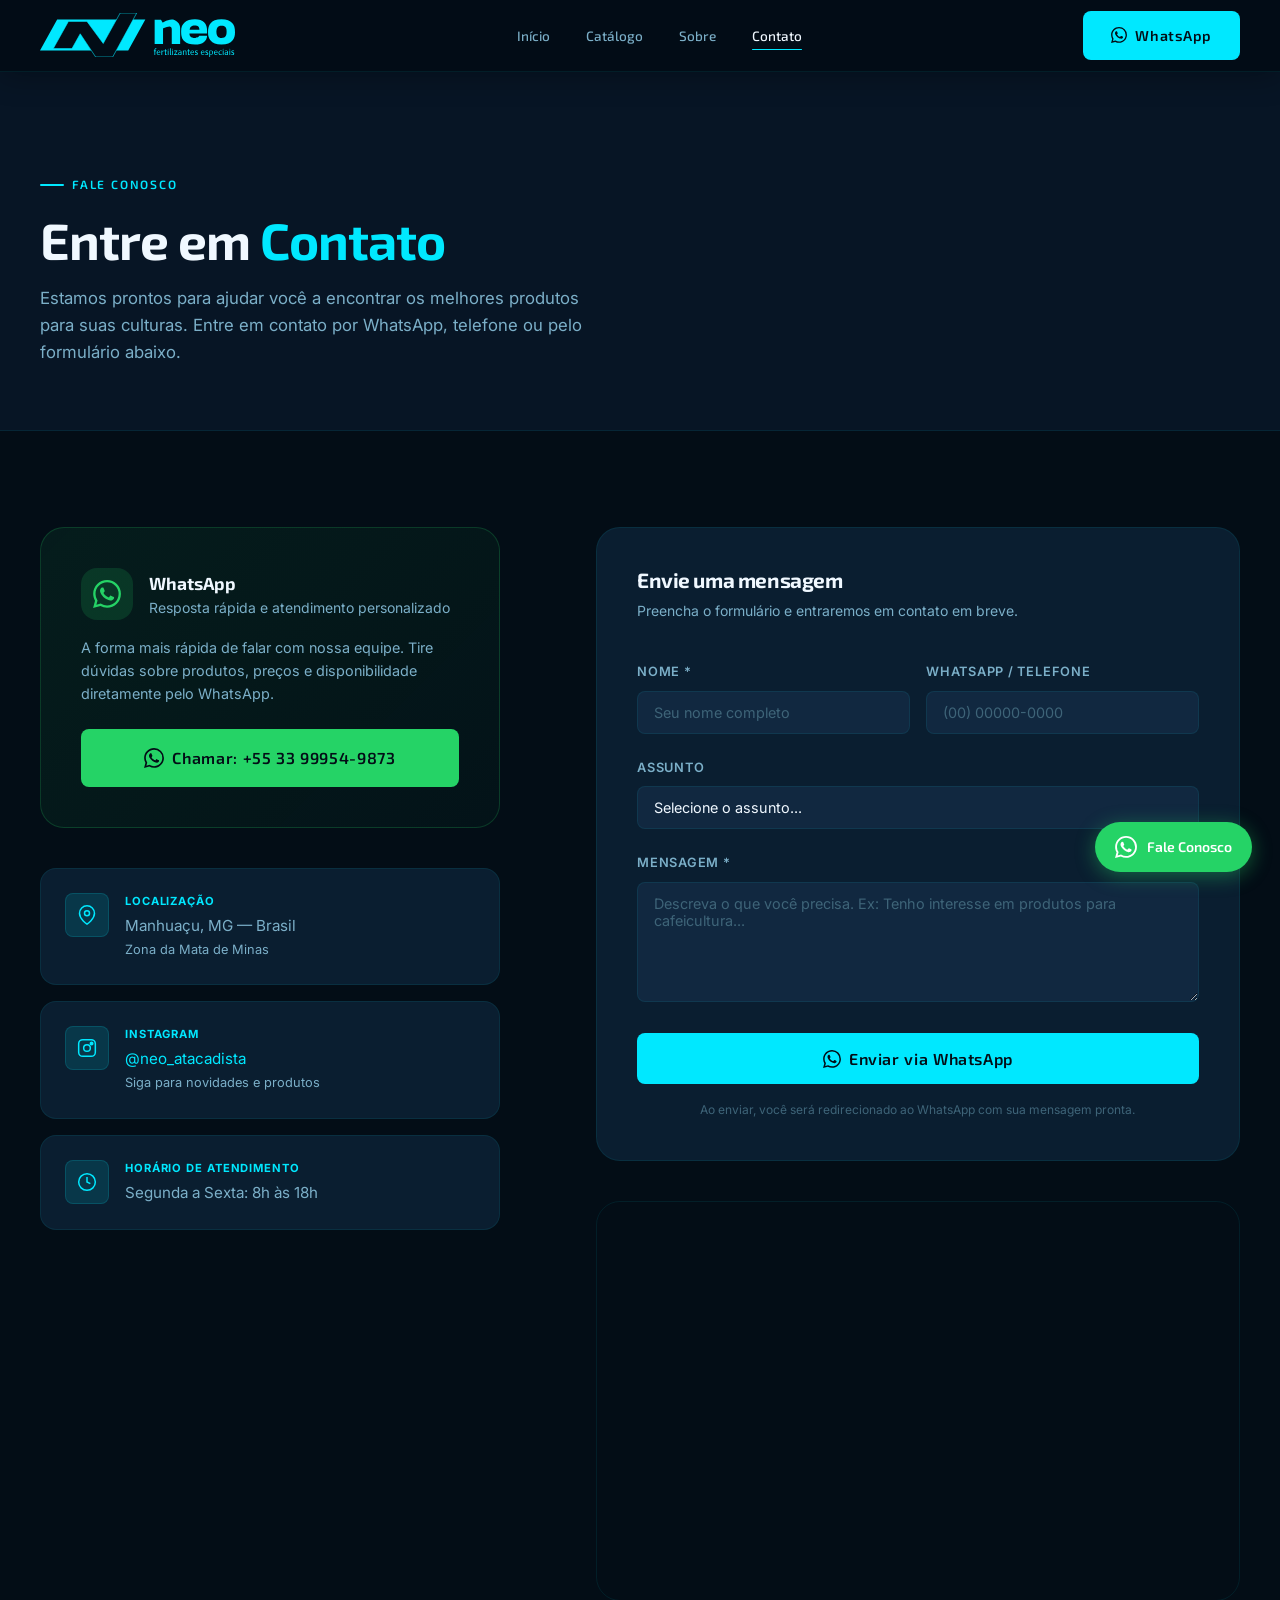
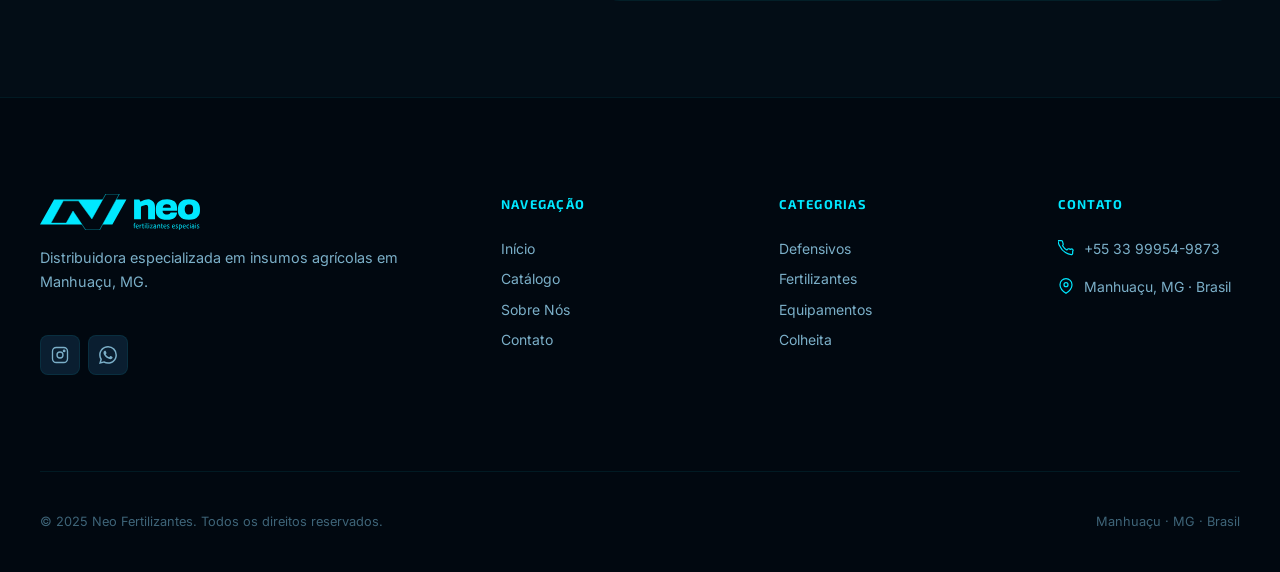
<file: contato.html>
<!DOCTYPE html>
<html lang="pt-BR">
<head>
  <meta charset="UTF-8">
  <meta name="viewport" content="width=device-width, initial-scale=1.0">
  <title>Contato — Neo Fertilizantes</title>
  <meta name="description" content="Entre em contato com a Neo Fertilizantes. WhatsApp, localização em Manhuaçu, MG e formulário de contato.">
  <link rel="icon" href="images/logo/favicon.svg" type="image/svg+xml">
  <link rel="stylesheet" href="css/style.css">
</head>
<body>

  <!-- Page Loader -->
  <div class="page-loader" id="pageLoader">
    <img src="images/logo/neo-logo-allblue.svg" alt="Neo Fertilizantes" style="height:44px;width:auto;" loading="eager">
    <div class="loader-bar"><div class="loader-bar-fill"></div></div>
  </div>

  <!-- Navigation -->
  <nav class="navbar scrolled" id="navbar">
    <div class="navbar-inner">
      <a href="index.html" class="navbar-logo">
        <img src="images/logo/neo-logo-allblue.svg" alt="Neo Fertilizantes" style="height:44px;width:auto;" loading="eager">
      </a>

      <nav class="navbar-nav">
        <a href="index.html" class="nav-link">Início</a>
        <a href="catalogo.html" class="nav-link">Catálogo</a>
        <a href="sobre.html" class="nav-link">Sobre</a>
        <a href="contato.html" class="nav-link active">Contato</a>
      </nav>

      <div class="navbar-cta">
        <a href="https://wa.me/5533999549873" class="btn btn-primary" target="_blank" rel="noopener">
          <svg width="16" height="16" viewBox="0 0 24 24" fill="currentColor"><path d="M17.472 14.382c-.297-.149-1.758-.867-2.03-.967-.273-.099-.471-.148-.67.15-.197.297-.767.966-.94 1.164-.173.199-.347.223-.644.075-.297-.15-1.255-.463-2.39-1.475-.883-.788-1.48-1.761-1.653-2.059-.173-.297-.018-.458.13-.606.134-.133.298-.347.446-.52.149-.174.198-.298.298-.497.099-.198.05-.371-.025-.52-.075-.149-.669-1.612-.916-2.207-.242-.579-.487-.5-.669-.51-.173-.008-.371-.01-.57-.01-.198 0-.52.074-.792.372-.272.297-1.04 1.016-1.04 2.479 0 1.462 1.065 2.875 1.213 3.074.149.198 2.096 3.2 5.077 4.487.709.306 1.262.489 1.694.625.712.227 1.36.195 1.871.118.571-.085 1.758-.719 2.006-1.413.248-.694.248-1.289.173-1.413-.074-.124-.272-.198-.57-.347m-5.421 7.403h-.004a9.87 9.87 0 01-5.031-1.378l-.361-.214-3.741.982.998-3.648-.235-.374a9.86 9.86 0 01-1.51-5.26c.001-5.45 4.436-9.884 9.888-9.884 2.64 0 5.122 1.03 6.988 2.898a9.825 9.825 0 012.893 6.994c-.003 5.45-4.437 9.884-9.885 9.884m8.413-18.297A11.815 11.815 0 0012.05 0C5.495 0 .16 5.335.157 11.892c0 2.096.547 4.142 1.588 5.945L.057 24l6.305-1.654a11.882 11.882 0 005.683 1.448h.005c6.554 0 11.89-5.335 11.893-11.893a11.821 11.821 0 00-3.48-8.413Z"/></svg>
          WhatsApp
        </a>
      </div>

      <button class="hamburger" id="hamburger" aria-label="Abrir menu">
        <span></span><span></span><span></span>
      </button>
    </div>
  </nav>

  <!-- Mobile Nav -->
  <div class="mobile-nav" id="mobileNav" aria-hidden="true">
    <a href="index.html" class="nav-link" onclick="closeMobileNav()">Início</a>
    <a href="catalogo.html" class="nav-link" onclick="closeMobileNav()">Catálogo</a>
    <a href="sobre.html" class="nav-link" onclick="closeMobileNav()">Sobre</a>
    <a href="contato.html" class="nav-link" onclick="closeMobileNav()">Contato</a>
    <a href="https://wa.me/5533999549873" class="btn btn-primary btn-lg mt-xl" target="_blank" onclick="closeMobileNav()">Fale no WhatsApp</a>
  </div>

  <!-- Page Banner -->
  <div class="contact-hero">
    <div class="container">
      <div class="reveal">
        <div class="section-eyebrow">Fale Conosco</div>
        <h1 style="font-size:clamp(2rem,4vw,3.2rem);margin-bottom:var(--space-md)">
          Entre em <span style="color:var(--neo-cyan)">Contato</span>
        </h1>
        <p style="color:var(--text-secondary);font-size:1.05rem;max-width:560px">
          Estamos prontos para ajudar você a encontrar os melhores produtos para suas culturas. Entre em contato por WhatsApp, telefone ou pelo formulário abaixo.
        </p>
      </div>
    </div>
  </div>

  <!-- Contact Section -->
  <section class="section">
    <div class="container">
      <div class="contact-grid">

        <!-- Left: Info + WhatsApp CTA -->
        <div>
          <!-- WhatsApp Primary CTA -->
          <div style="background:linear-gradient(135deg,rgba(37,211,102,0.08) 0%,rgba(37,211,102,0.03) 100%);border:1px solid rgba(37,211,102,0.2);border-radius:var(--r-xl);padding:var(--space-xl);margin-bottom:var(--space-xl)" class="reveal">
            <div style="display:flex;align-items:center;gap:var(--space-md);margin-bottom:var(--space-md)">
              <div style="width:52px;height:52px;background:rgba(37,211,102,0.15);border-radius:var(--r-lg);display:flex;align-items:center;justify-content:center;color:#25D366;flex-shrink:0">
                <svg width="28" height="28" viewBox="0 0 24 24" fill="currentColor"><path d="M17.472 14.382c-.297-.149-1.758-.867-2.03-.967-.273-.099-.471-.148-.67.15-.197.297-.767.966-.94 1.164-.173.199-.347.223-.644.075-.297-.15-1.255-.463-2.39-1.475-.883-.788-1.48-1.761-1.653-2.059-.173-.297-.018-.458.13-.606.134-.133.298-.347.446-.52.149-.174.198-.298.298-.497.099-.198.05-.371-.025-.52-.075-.149-.669-1.612-.916-2.207-.242-.579-.487-.5-.669-.51-.173-.008-.371-.01-.57-.01-.198 0-.52.074-.792.372-.272.297-1.04 1.016-1.04 2.479 0 1.462 1.065 2.875 1.213 3.074.149.198 2.096 3.2 5.077 4.487.709.306 1.262.489 1.694.625.712.227 1.36.195 1.871.118.571-.085 1.758-.719 2.006-1.413.248-.694.248-1.289.173-1.413-.074-.124-.272-.198-.57-.347m-5.421 7.403h-.004a9.87 9.87 0 01-5.031-1.378l-.361-.214-3.741.982.998-3.648-.235-.374a9.86 9.86 0 01-1.51-5.26c.001-5.45 4.436-9.884 9.888-9.884 2.64 0 5.122 1.03 6.988 2.898a9.825 9.825 0 012.893 6.994c-.003 5.45-4.437 9.884-9.885 9.884m8.413-18.297A11.815 11.815 0 0012.05 0C5.495 0 .16 5.335.157 11.892c0 2.096.547 4.142 1.588 5.945L.057 24l6.305-1.654a11.882 11.882 0 005.683 1.448h.005c6.554 0 11.89-5.335 11.893-11.893a11.821 11.821 0 00-3.48-8.413Z"/></svg>
              </div>
              <div>
                <div style="font-family:var(--font-heading);font-weight:700;font-size:1.1rem;color:var(--text-primary)">WhatsApp</div>
                <div style="color:var(--text-secondary);font-size:0.875rem">Resposta rápida e atendimento personalizado</div>
              </div>
            </div>
            <p style="color:var(--text-secondary);font-size:0.9rem;line-height:1.6;margin-bottom:var(--space-lg)">
              A forma mais rápida de falar com nossa equipe. Tire dúvidas sobre produtos, preços e disponibilidade diretamente pelo WhatsApp.
            </p>
            <a href="https://wa.me/5533999549873" class="btn btn-primary btn-lg" target="_blank" rel="noopener" style="background:#25D366;width:100%;justify-content:center">
              <svg width="20" height="20" viewBox="0 0 24 24" fill="currentColor"><path d="M17.472 14.382c-.297-.149-1.758-.867-2.03-.967-.273-.099-.471-.148-.67.15-.197.297-.767.966-.94 1.164-.173.199-.347.223-.644.075-.297-.15-1.255-.463-2.39-1.475-.883-.788-1.48-1.761-1.653-2.059-.173-.297-.018-.458.13-.606.134-.133.298-.347.446-.52.149-.174.198-.298.298-.497.099-.198.05-.371-.025-.52-.075-.149-.669-1.612-.916-2.207-.242-.579-.487-.5-.669-.51-.173-.008-.371-.01-.57-.01-.198 0-.52.074-.792.372-.272.297-1.04 1.016-1.04 2.479 0 1.462 1.065 2.875 1.213 3.074.149.198 2.096 3.2 5.077 4.487.709.306 1.262.489 1.694.625.712.227 1.36.195 1.871.118.571-.085 1.758-.719 2.006-1.413.248-.694.248-1.289.173-1.413-.074-.124-.272-.198-.57-.347m-5.421 7.403h-.004a9.87 9.87 0 01-5.031-1.378l-.361-.214-3.741.982.998-3.648-.235-.374a9.86 9.86 0 01-1.51-5.26c.001-5.45 4.436-9.884 9.888-9.884 2.64 0 5.122 1.03 6.988 2.898a9.825 9.825 0 012.893 6.994c-.003 5.45-4.437 9.884-9.885 9.884m8.413-18.297A11.815 11.815 0 0012.05 0C5.495 0 .16 5.335.157 11.892c0 2.096.547 4.142 1.588 5.945L.057 24l6.305-1.654a11.882 11.882 0 005.683 1.448h.005c6.554 0 11.89-5.335 11.893-11.893a11.821 11.821 0 00-3.48-8.413Z"/></svg>
              Chamar: +55 33 99954-9873
            </a>
          </div>

          <!-- Contact Cards -->
          <div class="contact-info-card reveal">
            <div class="contact-info-icon">
              <svg width="20" height="20" viewBox="0 0 24 24" fill="none" stroke="currentColor" stroke-width="1.8"><path d="M21 10c0 7-9 13-9 13s-9-6-9-13a9 9 0 0118 0z"/><circle cx="12" cy="10" r="3"/></svg>
            </div>
            <div>
              <div class="contact-info-label">Localização</div>
              <div class="contact-info-value">
                Manhuaçu, MG — Brasil<br>
                <span style="font-size:0.8rem">Zona da Mata de Minas</span>
              </div>
            </div>
          </div>

          <div class="contact-info-card reveal reveal-delay-1">
            <div class="contact-info-icon">
              <svg width="20" height="20" viewBox="0 0 24 24" fill="none" stroke="currentColor" stroke-width="1.8"><rect x="2" y="2" width="20" height="20" rx="5"/><circle cx="12" cy="12" r="4"/><circle cx="17.5" cy="6.5" r="1.5" fill="currentColor"/></svg>
            </div>
            <div>
              <div class="contact-info-label">Instagram</div>
              <div class="contact-info-value">
                <a href="https://www.instagram.com/neo_atacadista/" target="_blank" style="color:var(--neo-cyan)">@neo_atacadista</a><br>
                <span style="font-size:0.8rem">Siga para novidades e produtos</span>
              </div>
            </div>
          </div>

          <div class="contact-info-card reveal reveal-delay-2">
            <div class="contact-info-icon">
              <svg width="20" height="20" viewBox="0 0 24 24" fill="none" stroke="currentColor" stroke-width="1.8"><circle cx="12" cy="12" r="10"/><polyline points="12 6 12 12 16 14"/></svg>
            </div>
            <div>
              <div class="contact-info-label">Horário de Atendimento</div>
              <div class="contact-info-value">
                Segunda a Sexta: 8h às 18h
              </div>
            </div>
          </div>
        </div>

        <!-- Right: Contact Form + Map -->
        <div>
          <!-- Contact Form -->
          <div class="contact-form reveal" style="margin-bottom:var(--space-xl)">
            <h3 style="font-size:1.3rem;margin-bottom:var(--space-sm);font-family:var(--font-heading)">Envie uma mensagem</h3>
            <p style="color:var(--text-secondary);font-size:0.875rem;margin-bottom:var(--space-xl)">Preencha o formulário e entraremos em contato em breve.</p>

            <form id="contactForm" novalidate>
              <div class="form-grid">
                <div class="form-group">
                  <label class="form-label" for="nome">Nome *</label>
                  <input type="text" id="nome" name="nome" class="form-input" placeholder="Seu nome completo" required>
                </div>
                <div class="form-group">
                  <label class="form-label" for="telefone">WhatsApp / Telefone</label>
                  <input type="tel" id="telefone" name="telefone" class="form-input" placeholder="(00) 00000-0000">
                </div>
              </div>

              <div class="form-group">
                <label class="form-label" for="assunto">Assunto</label>
                <select id="assunto" name="assunto" class="form-input" style="appearance:none;cursor:pointer">
                  <option value="">Selecione o assunto...</option>
                  <option value="Orçamento de produtos">Orçamento de produtos</option>
                  <option value="Informações sobre produto específico">Informações sobre produto específico</option>
                  <option value="Parceria comercial">Parceria comercial</option>
                  <option value="Outro">Outro</option>
                </select>
              </div>

              <div class="form-group">
                <label class="form-label" for="mensagem">Mensagem *</label>
                <textarea id="mensagem" name="mensagem" class="form-textarea" placeholder="Descreva o que você precisa. Ex: Tenho interesse em produtos para cafeicultura..." required></textarea>
              </div>

              <button type="submit" class="btn btn-primary btn-lg" style="width:100%;justify-content:center" id="formSubmitBtn">
                <svg width="18" height="18" viewBox="0 0 24 24" fill="currentColor"><path d="M17.472 14.382c-.297-.149-1.758-.867-2.03-.967-.273-.099-.471-.148-.67.15-.197.297-.767.966-.94 1.164-.173.199-.347.223-.644.075-.297-.15-1.255-.463-2.39-1.475-.883-.788-1.48-1.761-1.653-2.059-.173-.297-.018-.458.13-.606.134-.133.298-.347.446-.52.149-.174.198-.298.298-.497.099-.198.05-.371-.025-.52-.075-.149-.669-1.612-.916-2.207-.242-.579-.487-.5-.669-.51-.173-.008-.371-.01-.57-.01-.198 0-.52.074-.792.372-.272.297-1.04 1.016-1.04 2.479 0 1.462 1.065 2.875 1.213 3.074.149.198 2.096 3.2 5.077 4.487.709.306 1.262.489 1.694.625.712.227 1.36.195 1.871.118.571-.085 1.758-.719 2.006-1.413.248-.694.248-1.289.173-1.413-.074-.124-.272-.198-.57-.347m-5.421 7.403h-.004a9.87 9.87 0 01-5.031-1.378l-.361-.214-3.741.982.998-3.648-.235-.374a9.86 9.86 0 01-1.51-5.26c.001-5.45 4.436-9.884 9.888-9.884 2.64 0 5.122 1.03 6.988 2.898a9.825 9.825 0 012.893 6.994c-.003 5.45-4.437 9.884-9.885 9.884m8.413-18.297A11.815 11.815 0 0012.05 0C5.495 0 .16 5.335.157 11.892c0 2.096.547 4.142 1.588 5.945L.057 24l6.305-1.654a11.882 11.882 0 005.683 1.448h.005c6.554 0 11.89-5.335 11.893-11.893a11.821 11.821 0 00-3.48-8.413Z"/></svg>
                Enviar via WhatsApp
              </button>

              <p style="text-align:center;font-size:0.75rem;color:var(--text-muted);margin-top:var(--space-md)">
                Ao enviar, você será redirecionado ao WhatsApp com sua mensagem pronta.
              </p>
            </form>
          </div>

          <!-- Map -->
          <div class="map-container reveal reveal-delay-1">
            <iframe
              src="https://www.google.com/maps/embed?pb=!1m18!1m12!1m3!1d59580.04793490157!2d-42.07263!3d-20.3575!2m3!1f0!2f0!3f0!3m2!1i1024!2i768!4f13.1!3m3!1m2!1s0xb0c22c9e7b56f1%3A0x6a60b4e4a4e4e4e4!2sManhua%C3%A7u%2C%20MG!5e0!3m2!1spt-BR!2sbr!4v1700000000000!5m2!1spt-BR!2sbr"
              allowfullscreen=""
              loading="lazy"
              referrerpolicy="no-referrer-when-downgrade"
              title="Localização Neo Fertilizantes - Manhuaçu, MG"
              style="border:0">
            </iframe>
          </div>
        </div>

      </div>
    </div>
  </section>

  <!-- Footer -->
  <footer class="footer">
    <div class="container">
      <div class="footer-grid">
        <div>
          <a href="index.html" class="navbar-logo" style="margin-bottom:var(--space-md)">
            <img src="images/logo/neo-logo-allblue.svg" alt="Neo Fertilizantes" style="height:36px;width:auto;" loading="lazy">
          </a>
          <p class="footer-brand-text">Distribuidora especializada em insumos agrícolas em Manhuaçu, MG.</p>
          <div class="footer-social">
            <a href="https://www.instagram.com/neo_atacadista/" class="social-btn" target="_blank" aria-label="Instagram">
              <svg width="18" height="18" viewBox="0 0 24 24" fill="none" stroke="currentColor" stroke-width="1.8"><rect x="2" y="2" width="20" height="20" rx="5"/><circle cx="12" cy="12" r="4"/><circle cx="17.5" cy="6.5" r="1" fill="currentColor"/></svg>
            </a>
            <a href="https://wa.me/5533999549873" class="social-btn" target="_blank" aria-label="WhatsApp">
              <svg width="18" height="18" viewBox="0 0 24 24" fill="currentColor"><path d="M17.472 14.382c-.297-.149-1.758-.867-2.03-.967-.273-.099-.471-.148-.67.15-.197.297-.767.966-.94 1.164-.173.199-.347.223-.644.075-.297-.15-1.255-.463-2.39-1.475-.883-.788-1.48-1.761-1.653-2.059-.173-.297-.018-.458.13-.606.134-.133.298-.347.446-.52.149-.174.198-.298.298-.497.099-.198.05-.371-.025-.52-.075-.149-.669-1.612-.916-2.207-.242-.579-.487-.5-.669-.51-.173-.008-.371-.01-.57-.01-.198 0-.52.074-.792.372-.272.297-1.04 1.016-1.04 2.479 0 1.462 1.065 2.875 1.213 3.074.149.198 2.096 3.2 5.077 4.487.709.306 1.262.489 1.694.625.712.227 1.36.195 1.871.118.571-.085 1.758-.719 2.006-1.413.248-.694.248-1.289.173-1.413-.074-.124-.272-.198-.57-.347m-5.421 7.403h-.004a9.87 9.87 0 01-5.031-1.378l-.361-.214-3.741.982.998-3.648-.235-.374a9.86 9.86 0 01-1.51-5.26c.001-5.45 4.436-9.884 9.888-9.884 2.64 0 5.122 1.03 6.988 2.898a9.825 9.825 0 012.893 6.994c-.003 5.45-4.437 9.884-9.885 9.884m8.413-18.297A11.815 11.815 0 0012.05 0C5.495 0 .16 5.335.157 11.892c0 2.096.547 4.142 1.588 5.945L.057 24l6.305-1.654a11.882 11.882 0 005.683 1.448h.005c6.554 0 11.89-5.335 11.893-11.893a11.821 11.821 0 00-3.48-8.413Z"/></svg>
            </a>
          </div>
        </div>
        <div>
          <div class="footer-heading">Navegação</div>
          <div class="footer-links">
            <a href="index.html" class="footer-link">Início</a>
            <a href="catalogo.html" class="footer-link">Catálogo</a>
            <a href="sobre.html" class="footer-link">Sobre Nós</a>
            <a href="contato.html" class="footer-link">Contato</a>
          </div>
        </div>
        <div>
          <div class="footer-heading">Categorias</div>
          <div class="footer-links">
            <a href="catalogo.html?categoria=Defensivos" class="footer-link">Defensivos</a>
            <a href="catalogo.html?categoria=Fertilizantes" class="footer-link">Fertilizantes</a>
            <a href="catalogo.html?categoria=Jardinagem%2FUso+Agr%C3%ADcola" class="footer-link">Equipamentos</a>
            <a href="catalogo.html?categoria=Produtos+para+colheita" class="footer-link">Colheita</a>
          </div>
        </div>
        <div>
          <div class="footer-heading">Contato</div>
          <div class="footer-contact-item">
            <svg width="16" height="16" viewBox="0 0 24 24" fill="none" stroke="currentColor" stroke-width="1.8"><path d="M22 16.92v3a2 2 0 01-2.18 2 19.79 19.79 0 01-8.63-3.07A19.5 19.5 0 013.07 9.81a19.79 19.79 0 01-3.07-8.67A2 2 0 012 1h3a2 2 0 012 1.72c.127.96.361 1.903.7 2.81a2 2 0 01-.45 2.11L6.91 8.69a16 16 0 006.4 6.4l1.06-1.35a2 2 0 012.11-.45 12.84 12.84 0 002.81.7A2 2 0 0122 16.92z"/></svg>
            <div>+55 33 99954-9873</div>
          </div>
          <div class="footer-contact-item">
            <svg width="16" height="16" viewBox="0 0 24 24" fill="none" stroke="currentColor" stroke-width="1.8"><path d="M21 10c0 7-9 13-9 13s-9-6-9-13a9 9 0 0118 0z"/><circle cx="12" cy="10" r="3"/></svg>
            <div>Manhuaçu, MG · Brasil</div>
          </div>
        </div>
      </div>
      <div class="footer-bottom">
        <span>&copy; 2025 Neo Fertilizantes. Todos os direitos reservados.</span>
        <span>Manhuaçu · MG · Brasil</span>
      </div>
    </div>
  </footer>

  <!-- WhatsApp Float -->
  <a href="https://wa.me/5533999549873" class="whatsapp-float" target="_blank" rel="noopener" aria-label="WhatsApp">
    <svg width="22" height="22" viewBox="0 0 24 24" fill="currentColor"><path d="M17.472 14.382c-.297-.149-1.758-.867-2.03-.967-.273-.099-.471-.148-.67.15-.197.297-.767.966-.94 1.164-.173.199-.347.223-.644.075-.297-.15-1.255-.463-2.39-1.475-.883-.788-1.48-1.761-1.653-2.059-.173-.297-.018-.458.13-.606.134-.133.298-.347.446-.52.149-.174.198-.298.298-.497.099-.198.05-.371-.025-.52-.075-.149-.669-1.612-.916-2.207-.242-.579-.487-.5-.669-.51-.173-.008-.371-.01-.57-.01-.198 0-.52.074-.792.372-.272.297-1.04 1.016-1.04 2.479 0 1.462 1.065 2.875 1.213 3.074.149.198 2.096 3.2 5.077 4.487.709.306 1.262.489 1.694.625.712.227 1.36.195 1.871.118.571-.085 1.758-.719 2.006-1.413.248-.694.248-1.289.173-1.413-.074-.124-.272-.198-.57-.347m-5.421 7.403h-.004a9.87 9.87 0 01-5.031-1.378l-.361-.214-3.741.982.998-3.648-.235-.374a9.86 9.86 0 01-1.51-5.26c.001-5.45 4.436-9.884 9.888-9.884 2.64 0 5.122 1.03 6.988 2.898a9.825 9.825 0 012.893 6.994c-.003 5.45-4.437 9.884-9.885 9.884m8.413-18.297A11.815 11.815 0 0012.05 0C5.495 0 .16 5.335.157 11.892c0 2.096.547 4.142 1.588 5.945L.057 24l6.305-1.654a11.882 11.882 0 005.683 1.448h.005c6.554 0 11.89-5.335 11.893-11.893a11.821 11.821 0 00-3.48-8.413Z"/></svg>
    <span class="whatsapp-float-text">Fale Conosco</span>
  </a>

  <script src="js/main.js?v=2"></script>
  <script>
    // Contact form → WhatsApp redirect
    document.getElementById('contactForm').addEventListener('submit', function(e) {
      e.preventDefault();
      const nome = document.getElementById('nome').value.trim();
      const telefone = document.getElementById('telefone').value.trim();
      const assunto = document.getElementById('assunto').value;
      const mensagem = document.getElementById('mensagem').value.trim();

      if (!nome || !mensagem) {
        alert('Por favor, preencha seu nome e a mensagem.');
        return;
      }

      const text = [
        `Olá! Meu nome é *${nome}*.`,
        telefone ? `📞 Telefone: ${telefone}` : '',
        assunto ? `📋 Assunto: ${assunto}` : '',
        '',
        mensagem
      ].filter(Boolean).join('\n');

      const encoded = encodeURIComponent(text);
      window.open(`https://wa.me/5533999549873?text=${encoded}`, '_blank');
    });
  </script>
</body>
</html>
</file>
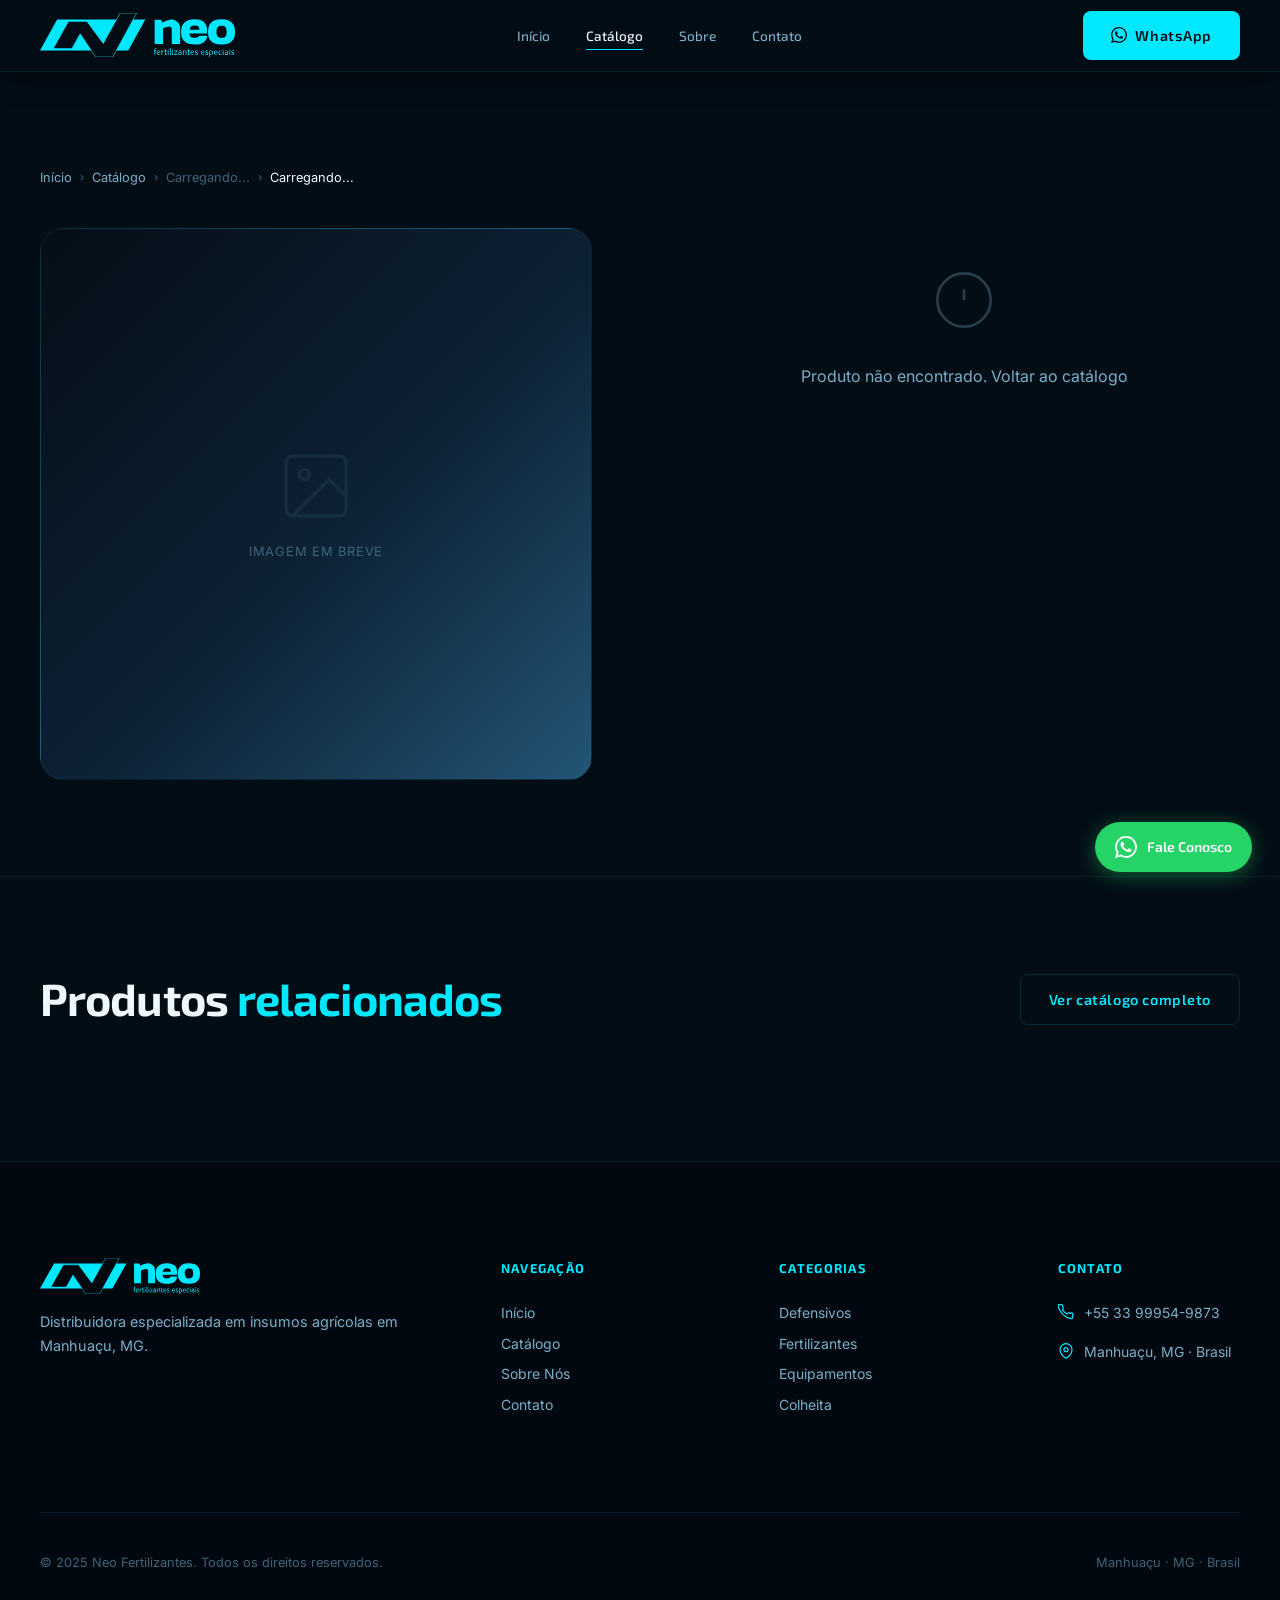
<file: produto.html>
<!DOCTYPE html>
<html lang="pt-BR">
<head>
  <meta charset="UTF-8">
  <meta name="viewport" content="width=device-width, initial-scale=1.0">
  <title id="pageTitle">Produto — Neo Fertilizantes</title>
  <meta name="description" id="pageDesc" content="Detalhes do produto — Neo Fertilizantes">
  <link rel="icon" href="images/logo/favicon.svg" type="image/svg+xml">
  <link rel="stylesheet" href="css/style.css">
</head>
<body>

  <!-- Page Loader -->
  <div class="page-loader" id="pageLoader">
    <img src="images/logo/neo-logo-allblue.svg" alt="Neo Fertilizantes" style="height:44px;width:auto;" loading="eager">
    <div class="loader-bar"><div class="loader-bar-fill"></div></div>
  </div>

  <!-- Navigation -->
  <nav class="navbar scrolled" id="navbar">
    <div class="navbar-inner">
      <a href="index.html" class="navbar-logo">
        <img src="images/logo/neo-logo-allblue.svg" alt="Neo Fertilizantes" style="height:44px;width:auto;" loading="eager">
      </a>

      <nav class="navbar-nav">
        <a href="index.html" class="nav-link">Início</a>
        <a href="catalogo.html" class="nav-link active">Catálogo</a>
        <a href="sobre.html" class="nav-link">Sobre</a>
        <a href="contato.html" class="nav-link">Contato</a>
      </nav>

      <div class="navbar-cta">
        <a href="https://wa.me/5533999549873" class="btn btn-primary" target="_blank" rel="noopener">
          <svg width="16" height="16" viewBox="0 0 24 24" fill="currentColor"><path d="M17.472 14.382c-.297-.149-1.758-.867-2.03-.967-.273-.099-.471-.148-.67.15-.197.297-.767.966-.94 1.164-.173.199-.347.223-.644.075-.297-.15-1.255-.463-2.39-1.475-.883-.788-1.48-1.761-1.653-2.059-.173-.297-.018-.458.13-.606.134-.133.298-.347.446-.52.149-.174.198-.298.298-.497.099-.198.05-.371-.025-.52-.075-.149-.669-1.612-.916-2.207-.242-.579-.487-.5-.669-.51-.173-.008-.371-.01-.57-.01-.198 0-.52.074-.792.372-.272.297-1.04 1.016-1.04 2.479 0 1.462 1.065 2.875 1.213 3.074.149.198 2.096 3.2 5.077 4.487.709.306 1.262.489 1.694.625.712.227 1.36.195 1.871.118.571-.085 1.758-.719 2.006-1.413.248-.694.248-1.289.173-1.413-.074-.124-.272-.198-.57-.347m-5.421 7.403h-.004a9.87 9.87 0 01-5.031-1.378l-.361-.214-3.741.982.998-3.648-.235-.374a9.86 9.86 0 01-1.51-5.26c.001-5.45 4.436-9.884 9.888-9.884 2.64 0 5.122 1.03 6.988 2.898a9.825 9.825 0 012.893 6.994c-.003 5.45-4.437 9.884-9.885 9.884m8.413-18.297A11.815 11.815 0 0012.05 0C5.495 0 .16 5.335.157 11.892c0 2.096.547 4.142 1.588 5.945L.057 24l6.305-1.654a11.882 11.882 0 005.683 1.448h.005c6.554 0 11.89-5.335 11.893-11.893a11.821 11.821 0 00-3.48-8.413Z"/></svg>
          WhatsApp
        </a>
      </div>

      <button class="hamburger" id="hamburger" aria-label="Abrir menu">
        <span></span><span></span><span></span>
      </button>
    </div>
  </nav>

  <!-- Mobile Nav -->
  <div class="mobile-nav" id="mobileNav" aria-hidden="true">
    <a href="index.html" class="nav-link" onclick="closeMobileNav()">Início</a>
    <a href="catalogo.html" class="nav-link" onclick="closeMobileNav()">Catálogo</a>
    <a href="sobre.html" class="nav-link" onclick="closeMobileNav()">Sobre</a>
    <a href="contato.html" class="nav-link" onclick="closeMobileNav()">Contato</a>
  </div>

  <!-- Product Content (populated by product.js) -->
  <main id="productContent">
    <div class="product-header">
      <div class="container">
        <!-- Breadcrumb -->
        <nav class="product-breadcrumb" id="productBreadcrumb" aria-label="Navegação">
          <a href="index.html">Início</a>
          <span class="product-breadcrumb-sep">›</span>
          <a href="catalogo.html">Catálogo</a>
          <span class="product-breadcrumb-sep">›</span>
          <span id="breadcrumbCategory">Carregando...</span>
          <span class="product-breadcrumb-sep">›</span>
          <span id="breadcrumbProduct" style="color:var(--text-primary)">Carregando...</span>
        </nav>

        <div class="product-detail-grid">
          <!-- Gallery -->
          <div class="product-gallery" id="productGallery">
            <div class="product-gallery-placeholder" id="galleryPlaceholder">
              <svg width="80" height="80" viewBox="0 0 24 24" fill="none" stroke="currentColor" stroke-width="1" opacity="0.2">
                <rect x="3" y="3" width="18" height="18" rx="2"/>
                <circle cx="8.5" cy="8.5" r="1.5"/>
                <polyline points="21 15 16 10 5 21"/>
              </svg>
              <p style="font-size:0.8rem;letter-spacing:0.06em;text-transform:uppercase">Imagem em breve</p>
            </div>
          </div>

          <!-- Product Info -->
          <div class="product-info" id="productInfo">
            <!-- Populated by JS -->
            <div class="skeleton" style="height:24px;width:120px;margin-bottom:16px"></div>
            <div class="skeleton" style="height:48px;margin-bottom:12px"></div>
            <div class="skeleton" style="height:24px;width:80%;margin-bottom:24px"></div>
            <div class="skeleton" style="height:80px;border-radius:12px;margin-bottom:24px"></div>
            <div class="product-specs" style="grid-template-columns:1fr 1fr">
              <div class="skeleton" style="height:72px;border-radius:12px"></div>
              <div class="skeleton" style="height:72px;border-radius:12px"></div>
              <div class="skeleton" style="height:72px;border-radius:12px"></div>
              <div class="skeleton" style="height:72px;border-radius:12px"></div>
            </div>
            <div class="flex gap-md">
              <div class="skeleton" style="height:50px;width:180px;border-radius:8px"></div>
              <div class="skeleton" style="height:50px;width:180px;border-radius:8px"></div>
            </div>
          </div>
        </div>
      </div>
    </div>

    <!-- Related Products -->
    <section class="section" style="border-top:1px solid var(--border-subtle)">
      <div class="container">
        <div class="flex justify-between items-center mb-xl" style="flex-wrap:wrap;gap:var(--space-md)">
          <h2>Produtos <span style="color:var(--neo-cyan)">relacionados</span></h2>
          <a href="catalogo.html" class="btn btn-ghost">Ver catálogo completo</a>
        </div>
        <div class="catalog-grid" id="relatedProducts">
          <!-- Populated by JS -->
        </div>
      </div>
    </section>
  </main>

  <!-- Footer -->
  <footer class="footer">
    <div class="container">
      <div class="footer-grid">
        <div>
          <a href="index.html" class="navbar-logo" style="margin-bottom:var(--space-md)">
            <img src="images/logo/neo-logo-allblue.svg" alt="Neo Fertilizantes" style="height:36px;width:auto;" loading="lazy">
          </a>
          <p class="footer-brand-text">Distribuidora especializada em insumos agrícolas em Manhuaçu, MG.</p>
        </div>
        <div>
          <div class="footer-heading">Navegação</div>
          <div class="footer-links">
            <a href="index.html" class="footer-link">Início</a>
            <a href="catalogo.html" class="footer-link">Catálogo</a>
            <a href="sobre.html" class="footer-link">Sobre Nós</a>
            <a href="contato.html" class="footer-link">Contato</a>
          </div>
        </div>
        <div>
          <div class="footer-heading">Categorias</div>
          <div class="footer-links">
            <a href="catalogo.html?categoria=Defensivos" class="footer-link">Defensivos</a>
            <a href="catalogo.html?categoria=Fertilizantes" class="footer-link">Fertilizantes</a>
            <a href="catalogo.html?categoria=Jardinagem%2FUso+Agr%C3%ADcola" class="footer-link">Equipamentos</a>
            <a href="catalogo.html?categoria=Produtos+para+colheita" class="footer-link">Colheita</a>
          </div>
        </div>
        <div>
          <div class="footer-heading">Contato</div>
          <div class="footer-contact-item">
            <svg width="16" height="16" viewBox="0 0 24 24" fill="none" stroke="currentColor" stroke-width="1.8"><path d="M22 16.92v3a2 2 0 01-2.18 2 19.79 19.79 0 01-8.63-3.07A19.5 19.5 0 013.07 9.81a19.79 19.79 0 01-3.07-8.67A2 2 0 012 1h3a2 2 0 012 1.72c.127.96.361 1.903.7 2.81a2 2 0 01-.45 2.11L6.91 8.69a16 16 0 006.4 6.4l1.06-1.35a2 2 0 012.11-.45 12.84 12.84 0 002.81.7A2 2 0 0122 16.92z"/></svg>
            <div>+55 33 99954-9873</div>
          </div>
          <div class="footer-contact-item">
            <svg width="16" height="16" viewBox="0 0 24 24" fill="none" stroke="currentColor" stroke-width="1.8"><path d="M21 10c0 7-9 13-9 13s-9-6-9-13a9 9 0 0118 0z"/><circle cx="12" cy="10" r="3"/></svg>
            <div>Manhuaçu, MG · Brasil</div>
          </div>
        </div>
      </div>
      <div class="footer-bottom">
        <span>&copy; 2025 Neo Fertilizantes. Todos os direitos reservados.</span>
        <span>Manhuaçu · MG · Brasil</span>
      </div>
    </div>
  </footer>

  <!-- WhatsApp Float -->
  <a href="https://wa.me/5533999549873" class="whatsapp-float" target="_blank" rel="noopener" aria-label="WhatsApp">
    <svg width="22" height="22" viewBox="0 0 24 24" fill="currentColor"><path d="M17.472 14.382c-.297-.149-1.758-.867-2.03-.967-.273-.099-.471-.148-.67.15-.197.297-.767.966-.94 1.164-.173.199-.347.223-.644.075-.297-.15-1.255-.463-2.39-1.475-.883-.788-1.48-1.761-1.653-2.059-.173-.297-.018-.458.13-.606.134-.133.298-.347.446-.52.149-.174.198-.298.298-.497.099-.198.05-.371-.025-.52-.075-.149-.669-1.612-.916-2.207-.242-.579-.487-.5-.669-.51-.173-.008-.371-.01-.57-.01-.198 0-.52.074-.792.372-.272.297-1.04 1.016-1.04 2.479 0 1.462 1.065 2.875 1.213 3.074.149.198 2.096 3.2 5.077 4.487.709.306 1.262.489 1.694.625.712.227 1.36.195 1.871.118.571-.085 1.758-.719 2.006-1.413.248-.694.248-1.289.173-1.413-.074-.124-.272-.198-.57-.347m-5.421 7.403h-.004a9.87 9.87 0 01-5.031-1.378l-.361-.214-3.741.982.998-3.648-.235-.374a9.86 9.86 0 01-1.51-5.26c.001-5.45 4.436-9.884 9.888-9.884 2.64 0 5.122 1.03 6.988 2.898a9.825 9.825 0 012.893 6.994c-.003 5.45-4.437 9.884-9.885 9.884m8.413-18.297A11.815 11.815 0 0012.05 0C5.495 0 .16 5.335.157 11.892c0 2.096.547 4.142 1.588 5.945L.057 24l6.305-1.654a11.882 11.882 0 005.683 1.448h.005c6.554 0 11.89-5.335 11.893-11.893a11.821 11.821 0 00-3.48-8.413Z"/></svg>
    <span class="whatsapp-float-text">Fale Conosco</span>
  </a>

  <script src="js/main.js?v=2"></script>
  <script src="js/product.js?v=2"></script>
</body>
</html>
</file>
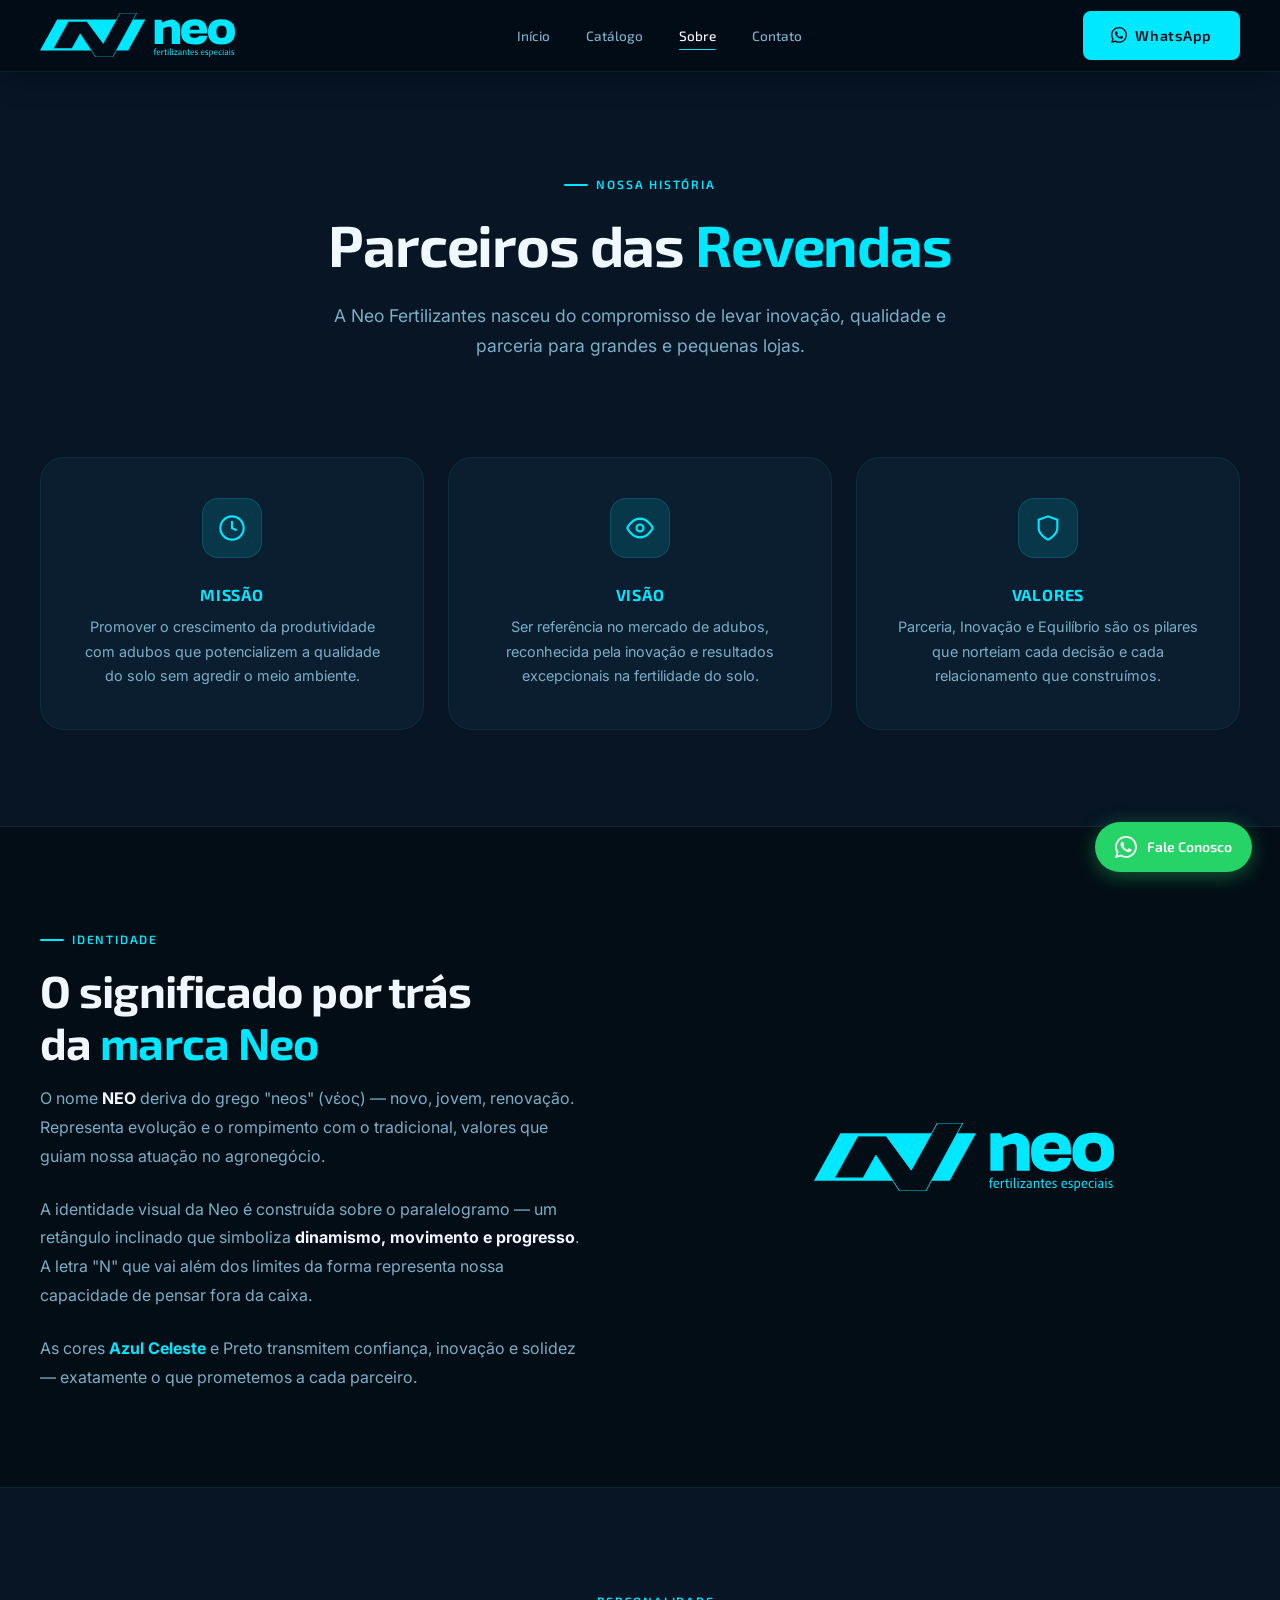
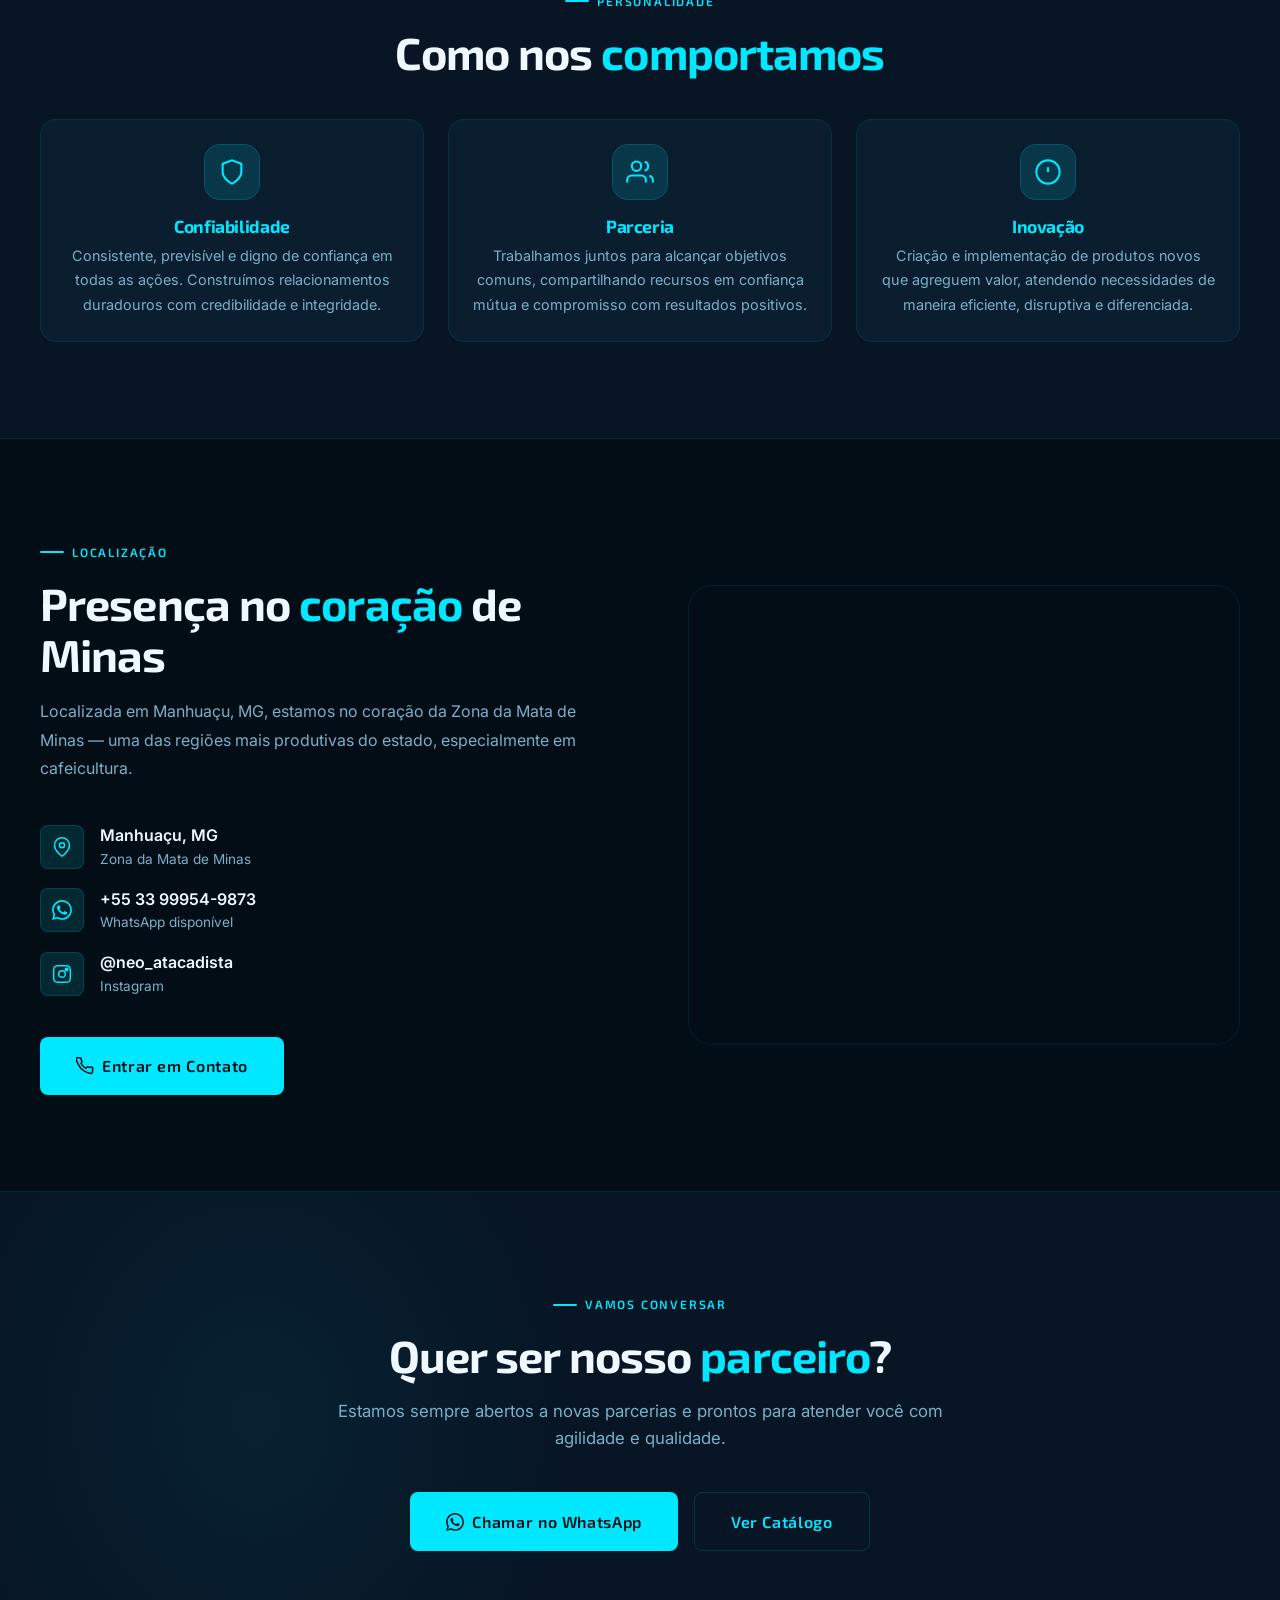
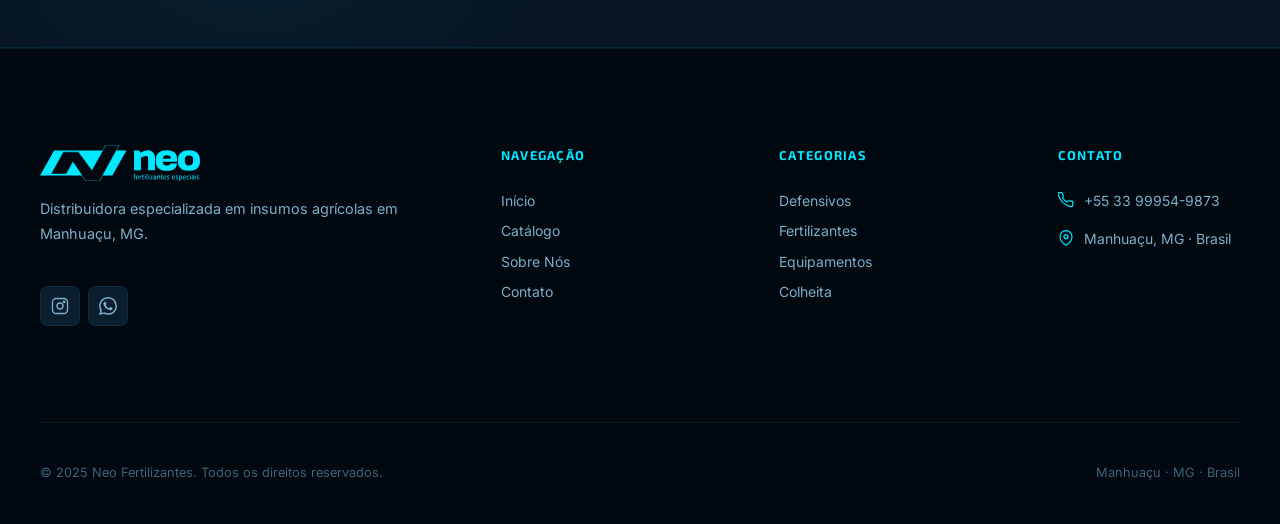
<file: sobre.html>
<!DOCTYPE html>
<html lang="pt-BR">
<head>
  <meta charset="UTF-8">
  <meta name="viewport" content="width=device-width, initial-scale=1.0">
  <title>Sobre Nós — Neo Fertilizantes</title>
  <meta name="description" content="Conheça a Neo Fertilizantes, distribuidora especializada em insumos agrícolas em Manhuaçu, MG. Nossa história, missão, visão e valores.">
  <link rel="icon" href="images/logo/favicon.svg" type="image/svg+xml">
  <link rel="stylesheet" href="css/style.css">
</head>
<body>

  <!-- Page Loader -->
  <div class="page-loader" id="pageLoader">
    <img src="images/logo/neo-logo-allblue.svg" alt="Neo Fertilizantes" style="height:44px;width:auto;" loading="eager">
    <div class="loader-bar"><div class="loader-bar-fill"></div></div>
  </div>

  <!-- Navigation -->
  <nav class="navbar scrolled" id="navbar">
    <div class="navbar-inner">
      <a href="index.html" class="navbar-logo">
        <img src="images/logo/neo-logo-allblue.svg" alt="Neo Fertilizantes" style="height:44px;width:auto;" loading="eager">
      </a>

      <nav class="navbar-nav">
        <a href="index.html" class="nav-link">Início</a>
        <a href="catalogo.html" class="nav-link">Catálogo</a>
        <a href="sobre.html" class="nav-link active">Sobre</a>
        <a href="contato.html" class="nav-link">Contato</a>
      </nav>

      <div class="navbar-cta">
        <a href="https://wa.me/5533999549873" class="btn btn-primary" target="_blank">
          <svg width="16" height="16" viewBox="0 0 24 24" fill="currentColor"><path d="M17.472 14.382c-.297-.149-1.758-.867-2.03-.967-.273-.099-.471-.148-.67.15-.197.297-.767.966-.94 1.164-.173.199-.347.223-.644.075-.297-.15-1.255-.463-2.39-1.475-.883-.788-1.48-1.761-1.653-2.059-.173-.297-.018-.458.13-.606.134-.133.298-.347.446-.52.149-.174.198-.298.298-.497.099-.198.05-.371-.025-.52-.075-.149-.669-1.612-.916-2.207-.242-.579-.487-.5-.669-.51-.173-.008-.371-.01-.57-.01-.198 0-.52.074-.792.372-.272.297-1.04 1.016-1.04 2.479 0 1.462 1.065 2.875 1.213 3.074.149.198 2.096 3.2 5.077 4.487.709.306 1.262.489 1.694.625.712.227 1.36.195 1.871.118.571-.085 1.758-.719 2.006-1.413.248-.694.248-1.289.173-1.413-.074-.124-.272-.198-.57-.347m-5.421 7.403h-.004a9.87 9.87 0 01-5.031-1.378l-.361-.214-3.741.982.998-3.648-.235-.374a9.86 9.86 0 01-1.51-5.26c.001-5.45 4.436-9.884 9.888-9.884 2.64 0 5.122 1.03 6.988 2.898a9.825 9.825 0 012.893 6.994c-.003 5.45-4.437 9.884-9.885 9.884m8.413-18.297A11.815 11.815 0 0012.05 0C5.495 0 .16 5.335.157 11.892c0 2.096.547 4.142 1.588 5.945L.057 24l6.305-1.654a11.882 11.882 0 005.683 1.448h.005c6.554 0 11.89-5.335 11.893-11.893a11.821 11.821 0 00-3.48-8.413Z"/></svg>
          WhatsApp
        </a>
      </div>

      <button class="hamburger" id="hamburger" aria-label="Abrir menu">
        <span></span><span></span><span></span>
      </button>
    </div>
  </nav>

  <!-- Mobile Nav -->
  <div class="mobile-nav" id="mobileNav" aria-hidden="true">
    <a href="index.html" class="nav-link" onclick="closeMobileNav()">Início</a>
    <a href="catalogo.html" class="nav-link" onclick="closeMobileNav()">Catálogo</a>
    <a href="sobre.html" class="nav-link" onclick="closeMobileNav()">Sobre</a>
    <a href="contato.html" class="nav-link" onclick="closeMobileNav()">Contato</a>
  </div>

  <!-- Hero -->
  <div class="about-hero">
    <div class="container">
      <div class="reveal">
        <div class="section-eyebrow" style="justify-content:center">Nossa História</div>
        <h1 style="text-align:center;font-size:clamp(2.2rem,4.5vw,4rem);margin-bottom:var(--space-lg)">
          Parceiros das <span style="color:var(--neo-cyan)">Revendas</span>
        </h1>
        <p style="text-align:center;color:var(--text-secondary);font-size:1.1rem;max-width:640px;margin:0 auto;line-height:1.7">
          A Neo Fertilizantes nasceu do compromisso de levar inovação, qualidade e parceria para grandes e pequenas lojas.
        </p>
      </div>

      <!-- MVV Cards -->
      <div class="mvv-grid">
        <div class="mvv-card reveal reveal-delay-1">
          <div class="mvv-icon">
            <svg width="28" height="28" viewBox="0 0 24 24" fill="none" stroke="currentColor" stroke-width="1.8"><circle cx="12" cy="12" r="10"/><polyline points="12 6 12 12 16 14"/></svg>
          </div>
          <div class="mvv-title">Missão</div>
          <p class="mvv-text">Promover o crescimento da produtividade com adubos que potencializem a qualidade do solo sem agredir o meio ambiente.</p>
        </div>

        <div class="mvv-card reveal reveal-delay-2">
          <div class="mvv-icon">
            <svg width="28" height="28" viewBox="0 0 24 24" fill="none" stroke="currentColor" stroke-width="1.8"><path d="M1 12s4-8 11-8 11 8 11 8-4 8-11 8-11-8-11-8z"/><circle cx="12" cy="12" r="3"/></svg>
          </div>
          <div class="mvv-title">Visão</div>
          <p class="mvv-text">Ser referência no mercado de adubos, reconhecida pela inovação e resultados excepcionais na fertilidade do solo.</p>
        </div>

        <div class="mvv-card reveal reveal-delay-3">
          <div class="mvv-icon">
            <svg width="28" height="28" viewBox="0 0 24 24" fill="none" stroke="currentColor" stroke-width="1.8"><path d="M12 22s8-4 8-10V5l-8-3-8 3v7c0 6 8 10 8 10z"/></svg>
          </div>
          <div class="mvv-title">Valores</div>
          <p class="mvv-text">Parceria, Inovação e Equilíbrio são os pilares que norteiam cada decisão e cada relacionamento que construímos.</p>
        </div>
      </div>
    </div>
  </div>

  <!-- Brand Story -->
  <section class="section">
    <div class="container">
      <div class="grid grid-2" style="gap:var(--space-3xl);align-items:center">
        <div class="reveal">
          <div class="section-eyebrow">Identidade</div>
          <h2 class="section-title">O significado por trás<br>da <span>marca Neo</span></h2>
          <p style="color:var(--text-secondary);line-height:1.8;margin-bottom:var(--space-lg)">
            O nome <strong style="color:var(--text-primary)">NEO</strong> deriva do grego "neos" (νέος) — novo, jovem, renovação. Representa evolução e o rompimento com o tradicional, valores que guiam nossa atuação no agronegócio.
          </p>
          <p style="color:var(--text-secondary);line-height:1.8;margin-bottom:var(--space-lg)">
            A identidade visual da Neo é construída sobre o paralelogramo — um retângulo inclinado que simboliza <strong style="color:var(--text-primary)">dinamismo, movimento e progresso</strong>. A letra "N" que vai além dos limites da forma representa nossa capacidade de pensar fora da caixa.
          </p>
          <p style="color:var(--text-secondary);line-height:1.8">
            As cores <strong style="color:var(--neo-cyan)">Azul Celeste</strong> e Preto transmitem confiança, inovação e solidez — exatamente o que prometemos a cada parceiro.
          </p>
        </div>

        <div class="reveal reveal-delay-2" style="display:flex;align-items:center;justify-content:center">
          <div style="width:100%;max-width:380px;padding:var(--space-xl)">
            <img src="images/logo/neo-logo-allblue.svg" alt="Neo Fertilizantes" style="width:100%;height:auto;" loading="lazy">
          </div>
        </div>
      </div>
    </div>
  </section>

  <!-- Personality Section -->
  <section class="section" style="background:var(--bg-surface);border-top:1px solid var(--border-subtle);border-bottom:1px solid var(--border-subtle)">
    <div class="container">
      <div class="text-center mb-xl reveal">
        <div class="section-eyebrow" style="justify-content:center">Personalidade</div>
        <h2 class="section-title">Como nos <span>comportamos</span></h2>
      </div>

      <div class="grid grid-3" style="gap:var(--space-lg)">
        <div class="card reveal reveal-delay-1" style="text-align:center">
          <div style="width:56px;height:56px;background:var(--neo-cyan-dim);border:1px solid var(--border-base);border-radius:var(--r-lg);display:flex;align-items:center;justify-content:center;margin:0 auto var(--space-md);color:var(--neo-cyan)">
            <svg width="28" height="28" viewBox="0 0 24 24" fill="none" stroke="currentColor" stroke-width="1.8"><path d="M12 22s8-4 8-10V5l-8-3-8 3v7c0 6 8 10 8 10z"/></svg>
          </div>
          <h3 style="font-size:1.1rem;margin-bottom:var(--space-sm);color:var(--neo-cyan)">Confiabilidade</h3>
          <p style="color:var(--text-secondary);font-size:0.9rem;line-height:1.7">Consistente, previsível e digno de confiança em todas as ações. Construímos relacionamentos duradouros com credibilidade e integridade.</p>
        </div>

        <div class="card reveal reveal-delay-2" style="text-align:center">
          <div style="width:56px;height:56px;background:var(--neo-cyan-dim);border:1px solid var(--border-base);border-radius:var(--r-lg);display:flex;align-items:center;justify-content:center;margin:0 auto var(--space-md);color:var(--neo-cyan)">
            <svg width="28" height="28" viewBox="0 0 24 24" fill="none" stroke="currentColor" stroke-width="1.8"><path d="M17 21v-2a4 4 0 00-4-4H5a4 4 0 00-4 4v2"/><circle cx="9" cy="7" r="4"/><path d="M23 21v-2a4 4 0 00-3-3.87M16 3.13a4 4 0 010 7.75"/></svg>
          </div>
          <h3 style="font-size:1.1rem;margin-bottom:var(--space-sm);color:var(--neo-cyan)">Parceria</h3>
          <p style="color:var(--text-secondary);font-size:0.9rem;line-height:1.7">Trabalhamos juntos para alcançar objetivos comuns, compartilhando recursos em confiança mútua e compromisso com resultados positivos.</p>
        </div>

        <div class="card reveal reveal-delay-3" style="text-align:center">
          <div style="width:56px;height:56px;background:var(--neo-cyan-dim);border:1px solid var(--border-base);border-radius:var(--r-lg);display:flex;align-items:center;justify-content:center;margin:0 auto var(--space-md);color:var(--neo-cyan)">
            <svg width="28" height="28" viewBox="0 0 24 24" fill="none" stroke="currentColor" stroke-width="1.8"><circle cx="12" cy="12" r="10"/><path d="M12 8v4M12 16h.01"/></svg>
          </div>
          <h3 style="font-size:1.1rem;margin-bottom:var(--space-sm);color:var(--neo-cyan)">Inovação</h3>
          <p style="color:var(--text-secondary);font-size:0.9rem;line-height:1.7">Criação e implementação de produtos novos que agreguem valor, atendendo necessidades de maneira eficiente, disruptiva e diferenciada.</p>
        </div>
      </div>
    </div>
  </section>

  <!-- Location Section -->
  <section class="section">
    <div class="container">
      <div class="grid grid-2" style="gap:var(--space-3xl);align-items:center">
        <div class="reveal">
          <div class="section-eyebrow">Localização</div>
          <h2 class="section-title">Presença no <span>coração</span> de Minas</h2>
          <p style="color:var(--text-secondary);line-height:1.8;margin-bottom:var(--space-xl)">
            Localizada em Manhuaçu, MG, estamos no coração da Zona da Mata de Minas — uma das regiões mais produtivas do estado, especialmente em cafeicultura.
          </p>

          <div style="display:flex;flex-direction:column;gap:var(--space-md)">
            <div style="display:flex;align-items:center;gap:var(--space-md)">
              <div style="width:44px;height:44px;background:var(--neo-cyan-dim);border:1px solid var(--border-base);border-radius:var(--r-md);display:flex;align-items:center;justify-content:center;color:var(--neo-cyan);flex-shrink:0">
                <svg width="20" height="20" viewBox="0 0 24 24" fill="none" stroke="currentColor" stroke-width="1.8"><path d="M21 10c0 7-9 13-9 13s-9-6-9-13a9 9 0 0118 0z"/><circle cx="12" cy="10" r="3"/></svg>
              </div>
              <div>
                <div style="font-weight:600;color:var(--text-primary)">Manhuaçu, MG</div>
                <div style="font-size:0.85rem;color:var(--text-secondary)">Zona da Mata de Minas</div>
              </div>
            </div>

            <div style="display:flex;align-items:center;gap:var(--space-md)">
              <div style="width:44px;height:44px;background:var(--neo-cyan-dim);border:1px solid var(--border-base);border-radius:var(--r-md);display:flex;align-items:center;justify-content:center;color:var(--neo-cyan);flex-shrink:0">
                <svg width="20" height="20" viewBox="0 0 24 24" fill="currentColor"><path d="M17.472 14.382c-.297-.149-1.758-.867-2.03-.967-.273-.099-.471-.148-.67.15-.197.297-.767.966-.94 1.164-.173.199-.347.223-.644.075-.297-.15-1.255-.463-2.39-1.475-.883-.788-1.48-1.761-1.653-2.059-.173-.297-.018-.458.13-.606.134-.133.298-.347.446-.52.149-.174.198-.298.298-.497.099-.198.05-.371-.025-.52-.075-.149-.669-1.612-.916-2.207-.242-.579-.487-.5-.669-.51-.173-.008-.371-.01-.57-.01-.198 0-.52.074-.792.372-.272.297-1.04 1.016-1.04 2.479 0 1.462 1.065 2.875 1.213 3.074.149.198 2.096 3.2 5.077 4.487.709.306 1.262.489 1.694.625.712.227 1.36.195 1.871.118.571-.085 1.758-.719 2.006-1.413.248-.694.248-1.289.173-1.413-.074-.124-.272-.198-.57-.347m-5.421 7.403h-.004a9.87 9.87 0 01-5.031-1.378l-.361-.214-3.741.982.998-3.648-.235-.374a9.86 9.86 0 01-1.51-5.26c.001-5.45 4.436-9.884 9.888-9.884 2.64 0 5.122 1.03 6.988 2.898a9.825 9.825 0 012.893 6.994c-.003 5.45-4.437 9.884-9.885 9.884m8.413-18.297A11.815 11.815 0 0012.05 0C5.495 0 .16 5.335.157 11.892c0 2.096.547 4.142 1.588 5.945L.057 24l6.305-1.654a11.882 11.882 0 005.683 1.448h.005c6.554 0 11.89-5.335 11.893-11.893a11.821 11.821 0 00-3.48-8.413Z"/></svg>
              </div>
              <div>
                <div style="font-weight:600;color:var(--text-primary)">+55 33 99954-9873</div>
                <div style="font-size:0.85rem;color:var(--text-secondary)">WhatsApp disponível</div>
              </div>
            </div>

            <div style="display:flex;align-items:center;gap:var(--space-md)">
              <div style="width:44px;height:44px;background:var(--neo-cyan-dim);border:1px solid var(--border-base);border-radius:var(--r-md);display:flex;align-items:center;justify-content:center;color:var(--neo-cyan);flex-shrink:0">
                <svg width="20" height="20" viewBox="0 0 24 24" fill="none" stroke="currentColor" stroke-width="1.8"><rect x="2" y="2" width="20" height="20" rx="5"/><circle cx="12" cy="12" r="4"/><circle cx="17.5" cy="6.5" r="1.5" fill="currentColor"/></svg>
              </div>
              <div>
                <a href="https://www.instagram.com/neo_atacadista/" style="font-weight:600;color:var(--text-primary)" target="_blank">@neo_atacadista</a>
                <div style="font-size:0.85rem;color:var(--text-secondary)">Instagram</div>
              </div>
            </div>
          </div>

          <div class="mt-xl">
            <a href="contato.html" class="btn btn-primary btn-lg">
              <svg width="18" height="18" viewBox="0 0 24 24" fill="none" stroke="currentColor" stroke-width="2"><path d="M22 16.92v3a2 2 0 01-2.18 2 19.79 19.79 0 01-8.63-3.07A19.5 19.5 0 013.07 9.81a19.79 19.79 0 01-3.07-8.67A2 2 0 012 1h3a2 2 0 012 1.72c.127.96.361 1.903.7 2.81a2 2 0 01-.45 2.11L6.91 8.69a16 16 0 006.4 6.4l1.06-1.35a2 2 0 012.11-.45 12.84 12.84 0 002.81.7A2 2 0 0122 16.92z"/></svg>
              Entrar em Contato
            </a>
          </div>
        </div>

        <!-- Map -->
        <div class="map-container reveal reveal-delay-2" style="height:460px">
          <iframe
            src="https://www.google.com/maps/embed?pb=!1m18!1m12!1m3!1d59580.04793490157!2d-42.07263!3d-20.3575!2m3!1f0!2f0!3f0!3m2!1i1024!2i768!4f13.1!3m3!1m2!1s0xb0c22c9e7b56f1%3A0x6a60b4e4a4e4e4e4!2sManhua%C3%A7u%2C%20MG!5e0!3m2!1spt-BR!2sbr!4v1700000000000!5m2!1spt-BR!2sbr"
            allowfullscreen=""
            loading="lazy"
            referrerpolicy="no-referrer-when-downgrade"
            title="Localização Neo Fertilizantes - Manhuaçu, MG"
            style="border:0">
          </iframe>
        </div>
      </div>
    </div>
  </section>

  <!-- CTA -->
  <div class="cta-banner">
    <div class="container">
      <div class="cta-content reveal">
        <div class="section-eyebrow" style="justify-content:center">Vamos conversar</div>
        <h2 class="section-title">Quer ser nosso <span>parceiro</span>?</h2>
        <p>Estamos sempre abertos a novas parcerias e prontos para atender você com agilidade e qualidade.</p>
        <div class="cta-actions">
          <a href="https://wa.me/5533999549873" class="btn btn-primary btn-lg" target="_blank">
            <svg width="18" height="18" viewBox="0 0 24 24" fill="currentColor"><path d="M17.472 14.382c-.297-.149-1.758-.867-2.03-.967-.273-.099-.471-.148-.67.15-.197.297-.767.966-.94 1.164-.173.199-.347.223-.644.075-.297-.15-1.255-.463-2.39-1.475-.883-.788-1.48-1.761-1.653-2.059-.173-.297-.018-.458.13-.606.134-.133.298-.347.446-.52.149-.174.198-.298.298-.497.099-.198.05-.371-.025-.52-.075-.149-.669-1.612-.916-2.207-.242-.579-.487-.5-.669-.51-.173-.008-.371-.01-.57-.01-.198 0-.52.074-.792.372-.272.297-1.04 1.016-1.04 2.479 0 1.462 1.065 2.875 1.213 3.074.149.198 2.096 3.2 5.077 4.487.709.306 1.262.489 1.694.625.712.227 1.36.195 1.871.118.571-.085 1.758-.719 2.006-1.413.248-.694.248-1.289.173-1.413-.074-.124-.272-.198-.57-.347m-5.421 7.403h-.004a9.87 9.87 0 01-5.031-1.378l-.361-.214-3.741.982.998-3.648-.235-.374a9.86 9.86 0 01-1.51-5.26c.001-5.45 4.436-9.884 9.888-9.884 2.64 0 5.122 1.03 6.988 2.898a9.825 9.825 0 012.893 6.994c-.003 5.45-4.437 9.884-9.885 9.884m8.413-18.297A11.815 11.815 0 0012.05 0C5.495 0 .16 5.335.157 11.892c0 2.096.547 4.142 1.588 5.945L.057 24l6.305-1.654a11.882 11.882 0 005.683 1.448h.005c6.554 0 11.89-5.335 11.893-11.893a11.821 11.821 0 00-3.48-8.413Z"/></svg>
            Chamar no WhatsApp
          </a>
          <a href="catalogo.html" class="btn btn-ghost btn-lg">Ver Catálogo</a>
        </div>
      </div>
    </div>
  </div>

  <!-- Footer -->
  <footer class="footer">
    <div class="container">
      <div class="footer-grid">
        <div>
          <a href="index.html" class="navbar-logo" style="margin-bottom:var(--space-md)">
            <img src="images/logo/neo-logo-allblue.svg" alt="Neo Fertilizantes" style="height:36px;width:auto;" loading="lazy">
          </a>
          <p class="footer-brand-text">Distribuidora especializada em insumos agrícolas em Manhuaçu, MG.</p>
          <div class="footer-social">
            <a href="https://www.instagram.com/neo_atacadista/" class="social-btn" target="_blank" aria-label="Instagram">
              <svg width="18" height="18" viewBox="0 0 24 24" fill="none" stroke="currentColor" stroke-width="1.8"><rect x="2" y="2" width="20" height="20" rx="5"/><circle cx="12" cy="12" r="4"/><circle cx="17.5" cy="6.5" r="1" fill="currentColor"/></svg>
            </a>
            <a href="https://wa.me/5533999549873" class="social-btn" target="_blank" aria-label="WhatsApp">
              <svg width="18" height="18" viewBox="0 0 24 24" fill="currentColor"><path d="M17.472 14.382c-.297-.149-1.758-.867-2.03-.967-.273-.099-.471-.148-.67.15-.197.297-.767.966-.94 1.164-.173.199-.347.223-.644.075-.297-.15-1.255-.463-2.39-1.475-.883-.788-1.48-1.761-1.653-2.059-.173-.297-.018-.458.13-.606.134-.133.298-.347.446-.52.149-.174.198-.298.298-.497.099-.198.05-.371-.025-.52-.075-.149-.669-1.612-.916-2.207-.242-.579-.487-.5-.669-.51-.173-.008-.371-.01-.57-.01-.198 0-.52.074-.792.372-.272.297-1.04 1.016-1.04 2.479 0 1.462 1.065 2.875 1.213 3.074.149.198 2.096 3.2 5.077 4.487.709.306 1.262.489 1.694.625.712.227 1.36.195 1.871.118.571-.085 1.758-.719 2.006-1.413.248-.694.248-1.289.173-1.413-.074-.124-.272-.198-.57-.347m-5.421 7.403h-.004a9.87 9.87 0 01-5.031-1.378l-.361-.214-3.741.982.998-3.648-.235-.374a9.86 9.86 0 01-1.51-5.26c.001-5.45 4.436-9.884 9.888-9.884 2.64 0 5.122 1.03 6.988 2.898a9.825 9.825 0 012.893 6.994c-.003 5.45-4.437 9.884-9.885 9.884m8.413-18.297A11.815 11.815 0 0012.05 0C5.495 0 .16 5.335.157 11.892c0 2.096.547 4.142 1.588 5.945L.057 24l6.305-1.654a11.882 11.882 0 005.683 1.448h.005c6.554 0 11.89-5.335 11.893-11.893a11.821 11.821 0 00-3.48-8.413Z"/></svg>
            </a>
          </div>
        </div>
        <div>
          <div class="footer-heading">Navegação</div>
          <div class="footer-links">
            <a href="index.html" class="footer-link">Início</a>
            <a href="catalogo.html" class="footer-link">Catálogo</a>
            <a href="sobre.html" class="footer-link">Sobre Nós</a>
            <a href="contato.html" class="footer-link">Contato</a>
          </div>
        </div>
        <div>
          <div class="footer-heading">Categorias</div>
          <div class="footer-links">
            <a href="catalogo.html?categoria=Defensivos" class="footer-link">Defensivos</a>
            <a href="catalogo.html?categoria=Fertilizantes" class="footer-link">Fertilizantes</a>
            <a href="catalogo.html?categoria=Jardinagem%2FUso+Agr%C3%ADcola" class="footer-link">Equipamentos</a>
            <a href="catalogo.html?categoria=Produtos+para+colheita" class="footer-link">Colheita</a>
          </div>
        </div>
        <div>
          <div class="footer-heading">Contato</div>
          <div class="footer-contact-item">
            <svg width="16" height="16" viewBox="0 0 24 24" fill="none" stroke="currentColor" stroke-width="1.8"><path d="M22 16.92v3a2 2 0 01-2.18 2 19.79 19.79 0 01-8.63-3.07A19.5 19.5 0 013.07 9.81a19.79 19.79 0 01-3.07-8.67A2 2 0 012 1h3a2 2 0 012 1.72c.127.96.361 1.903.7 2.81a2 2 0 01-.45 2.11L6.91 8.69a16 16 0 006.4 6.4l1.06-1.35a2 2 0 012.11-.45 12.84 12.84 0 002.81.7A2 2 0 0122 16.92z"/></svg>
            <div>+55 33 99954-9873</div>
          </div>
          <div class="footer-contact-item">
            <svg width="16" height="16" viewBox="0 0 24 24" fill="none" stroke="currentColor" stroke-width="1.8"><path d="M21 10c0 7-9 13-9 13s-9-6-9-13a9 9 0 0118 0z"/><circle cx="12" cy="10" r="3"/></svg>
            <div>Manhuaçu, MG · Brasil</div>
          </div>
        </div>
      </div>
      <div class="footer-bottom">
        <span>&copy; 2025 Neo Fertilizantes. Todos os direitos reservados.</span>
        <span>Manhuaçu · MG · Brasil</span>
      </div>
    </div>
  </footer>

  <!-- WhatsApp Float -->
  <a href="https://wa.me/5533999549873" class="whatsapp-float" target="_blank" rel="noopener" aria-label="WhatsApp">
    <svg width="22" height="22" viewBox="0 0 24 24" fill="currentColor"><path d="M17.472 14.382c-.297-.149-1.758-.867-2.03-.967-.273-.099-.471-.148-.67.15-.197.297-.767.966-.94 1.164-.173.199-.347.223-.644.075-.297-.15-1.255-.463-2.39-1.475-.883-.788-1.48-1.761-1.653-2.059-.173-.297-.018-.458.13-.606.134-.133.298-.347.446-.52.149-.174.198-.298.298-.497.099-.198.05-.371-.025-.52-.075-.149-.669-1.612-.916-2.207-.242-.579-.487-.5-.669-.51-.173-.008-.371-.01-.57-.01-.198 0-.52.074-.792.372-.272.297-1.04 1.016-1.04 2.479 0 1.462 1.065 2.875 1.213 3.074.149.198 2.096 3.2 5.077 4.487.709.306 1.262.489 1.694.625.712.227 1.36.195 1.871.118.571-.085 1.758-.719 2.006-1.413.248-.694.248-1.289.173-1.413-.074-.124-.272-.198-.57-.347m-5.421 7.403h-.004a9.87 9.87 0 01-5.031-1.378l-.361-.214-3.741.982.998-3.648-.235-.374a9.86 9.86 0 01-1.51-5.26c.001-5.45 4.436-9.884 9.888-9.884 2.64 0 5.122 1.03 6.988 2.898a9.825 9.825 0 012.893 6.994c-.003 5.45-4.437 9.884-9.885 9.884m8.413-18.297A11.815 11.815 0 0012.05 0C5.495 0 .16 5.335.157 11.892c0 2.096.547 4.142 1.588 5.945L.057 24l6.305-1.654a11.882 11.882 0 005.683 1.448h.005c6.554 0 11.89-5.335 11.893-11.893a11.821 11.821 0 00-3.48-8.413Z"/></svg>
    <span class="whatsapp-float-text">Fale Conosco</span>
  </a>

  <script src="js/main.js?v=2"></script>
</body>
</html>
</file>
<file: css/style.css>
/* ============================================================
   NEO FERTILIZANTES — Design System
   Brand: #00E8FF (Azul Celeste) + #000000
   Typography: Exo 2 (headings) · Inter (body)
   ============================================================ */

/* ── Google Fonts ── */
@import url('https://fonts.googleapis.com/css2?family=Exo+2:ital,wght@0,300;0,400;0,500;0,600;0,700;0,800;0,900;1,400&family=Inter:wght@300;400;500;600;700&display=swap');

/* ── CSS Variables ── */
:root {
  /* Brand Colors */
  --neo-cyan:       #00E8FF;
  --neo-cyan-dim:   rgba(0, 232, 255, 0.12);
  --neo-cyan-glow:  rgba(0, 232, 255, 0.35);
  --neo-cyan-soft:  rgba(0, 232, 255, 0.07);

  /* Background Layers */
  --bg-base:        #030D16;
  --bg-deep:        #010810;
  --bg-surface:     #071525;
  --bg-card:        #0A1E30;
  --bg-card-hover:  #0E2540;
  --bg-elevated:    #112840;

  /* Text */
  --text-primary:   #F0F8FF;
  --text-secondary: #7BAFC8;
  --text-muted:     #3E6478;
  --text-inverse:   #000000;

  /* Borders */
  --border-subtle:  rgba(0, 232, 255, 0.08);
  --border-base:    rgba(0, 232, 255, 0.15);
  --border-strong:  rgba(0, 232, 255, 0.35);

  /* Typography */
  --font-heading:   'Exo 2', 'Verdana', sans-serif;
  --font-body:      'Inter', 'Verdana', sans-serif;

  /* Spacing */
  --space-xs:  4px;
  --space-sm:  8px;
  --space-md:  16px;
  --space-lg:  24px;
  --space-xl:  40px;
  --space-2xl: 64px;
  --space-3xl: 96px;

  /* Radius */
  --r-sm:  4px;
  --r-md:  8px;
  --r-lg:  16px;
  --r-xl:  24px;
  --r-2xl: 32px;

  /* Transitions */
  --t-fast:   0.15s ease;
  --t-base:   0.3s ease;
  --t-slow:   0.6s cubic-bezier(0.16, 1, 0.3, 1);
  --t-spring: 0.5s cubic-bezier(0.34, 1.56, 0.64, 1);

  /* Shadows */
  --shadow-sm:   0 2px 8px rgba(0,0,0,0.4);
  --shadow-md:   0 4px 24px rgba(0,0,0,0.5);
  --shadow-lg:   0 8px 40px rgba(0,0,0,0.6);
  --shadow-glow: 0 0 40px rgba(0, 232, 255, 0.2);
  --shadow-glow-strong: 0 0 60px rgba(0, 232, 255, 0.4);

  /* Layout */
  --container-max: 1280px;
  --nav-height:    72px;
}

/* ── Reset & Base ── */
*, *::before, *::after {
  box-sizing: border-box;
  margin: 0;
  padding: 0;
}

html {
  font-size: 16px;
  scroll-behavior: smooth;
  -webkit-font-smoothing: antialiased;
  -moz-osx-font-smoothing: grayscale;
}

body {
  font-family: var(--font-body);
  background-color: var(--bg-base);
  color: var(--text-primary);
  line-height: 1.6;
  overflow-x: hidden;
}

img { max-width: 100%; height: auto; display: block; }
a { color: inherit; text-decoration: none; }
ul, ol { list-style: none; }
button, input, select, textarea { font-family: inherit; }

/* ── Typography Scale ── */
h1, h2, h3, h4, h5, h6 {
  font-family: var(--font-heading);
  font-weight: 700;
  line-height: 1.15;
  letter-spacing: -0.02em;
}

.display { font-size: clamp(3rem, 6vw, 5.5rem); font-weight: 800; }
h1 { font-size: clamp(2.2rem, 4.5vw, 3.8rem); }
h2 { font-size: clamp(1.8rem, 3.5vw, 2.8rem); }
h3 { font-size: clamp(1.3rem, 2.5vw, 1.8rem); }
h4 { font-size: 1.2rem; }
h5 { font-size: 1rem; }

.text-sm { font-size: 0.875rem; }
.text-xs { font-size: 0.75rem; }

/* ── Layout Utilities ── */
.container {
  width: 100%;
  max-width: var(--container-max);
  margin: 0 auto;
  padding: 0 var(--space-xl);
}

@media (max-width: 768px) {
  .container { padding: 0 var(--space-md); }
}

.section { padding: var(--space-3xl) 0; }
.section-sm { padding: var(--space-2xl) 0; }

.flex { display: flex; }
.flex-col { flex-direction: column; }
.items-center { align-items: center; }
.items-start { align-items: flex-start; }
.justify-center { justify-content: center; }
.justify-between { justify-content: space-between; }
.gap-sm { gap: var(--space-sm); }
.gap-md { gap: var(--space-md); }
.gap-lg { gap: var(--space-lg); }
.gap-xl { gap: var(--space-xl); }

.grid { display: grid; }
.grid-2 { grid-template-columns: repeat(2, 1fr); }
.grid-3 { grid-template-columns: repeat(3, 1fr); }
.grid-4 { grid-template-columns: repeat(4, 1fr); }

/* ── Section Labels ── */
.section-eyebrow {
  display: inline-flex;
  align-items: center;
  gap: var(--space-sm);
  font-family: var(--font-heading);
  font-size: 0.75rem;
  font-weight: 600;
  letter-spacing: 0.15em;
  text-transform: uppercase;
  color: var(--neo-cyan);
  margin-bottom: var(--space-md);
}

.section-eyebrow::before {
  content: '';
  display: block;
  width: 24px;
  height: 2px;
  background: var(--neo-cyan);
  border-radius: 2px;
}

.section-title {
  color: var(--text-primary);
  margin-bottom: var(--space-md);
}

.section-title span { color: var(--neo-cyan); }

.section-desc {
  font-size: 1.05rem;
  color: var(--text-secondary);
  max-width: 560px;
  line-height: 1.7;
}

/* ── Buttons ── */
.btn {
  display: inline-flex;
  align-items: center;
  justify-content: center;
  gap: 8px;
  font-family: var(--font-heading);
  font-size: 0.9rem;
  font-weight: 600;
  letter-spacing: 0.04em;
  padding: 13px 28px;
  border-radius: var(--r-md);
  border: none;
  cursor: pointer;
  transition: all var(--t-base);
  position: relative;
  overflow: hidden;
  text-decoration: none;
  white-space: nowrap;
}

.btn::before {
  content: '';
  position: absolute;
  inset: 0;
  opacity: 0;
  transition: opacity var(--t-fast);
}

.btn:hover::before { opacity: 1; }

/* Primary Button */
.btn-primary {
  background: var(--neo-cyan);
  color: var(--bg-base);
}

.btn-primary::before { background: rgba(255,255,255,0.15); }

.btn-primary:hover {
  transform: translateY(-2px);
  box-shadow: 0 8px 30px var(--neo-cyan-glow);
}

.btn-primary:active { transform: translateY(0); }

/* Ghost Button */
.btn-ghost {
  background: transparent;
  color: var(--neo-cyan);
  border: 1.5px solid var(--border-base);
}

.btn-ghost::before { background: var(--neo-cyan-soft); }

.btn-ghost:hover {
  border-color: var(--neo-cyan);
  transform: translateY(-2px);
  box-shadow: 0 4px 20px var(--neo-cyan-dim);
}

/* Icon Button */
.btn-icon {
  width: 44px;
  height: 44px;
  padding: 0;
  border-radius: var(--r-md);
  background: var(--neo-cyan-dim);
  color: var(--neo-cyan);
  border: 1px solid var(--border-base);
}

.btn-icon:hover {
  background: var(--neo-cyan);
  color: var(--bg-base);
  transform: scale(1.05);
}

/* Large Button */
.btn-lg {
  padding: 16px 36px;
  font-size: 1rem;
}

/* ── Cards ── */
.card {
  background: var(--bg-card);
  border: 1px solid var(--border-subtle);
  border-radius: var(--r-lg);
  padding: var(--space-lg);
  transition: all var(--t-base);
  position: relative;
  overflow: hidden;
}

.card::after {
  content: '';
  position: absolute;
  inset: 0;
  background: linear-gradient(135deg, var(--neo-cyan-soft) 0%, transparent 60%);
  opacity: 0;
  transition: opacity var(--t-base);
  pointer-events: none;
  border-radius: inherit;
}

.card:hover {
  border-color: var(--border-base);
  background: var(--bg-card-hover);
  transform: translateY(-4px);
  box-shadow: var(--shadow-md), 0 0 0 1px var(--border-subtle);
}

.card:hover::after { opacity: 1; }

/* ── Badges ── */
.badge {
  display: inline-flex;
  align-items: center;
  gap: 5px;
  padding: 4px 10px;
  border-radius: 100px;
  font-size: 0.7rem;
  font-weight: 600;
  letter-spacing: 0.04em;
  text-transform: uppercase;
}

.badge-primary {
  background: var(--neo-cyan-dim);
  color: var(--neo-cyan);
  border: 1px solid rgba(0, 232, 255, 0.2);
}

.badge-neutral {
  background: rgba(255,255,255,0.06);
  color: var(--text-secondary);
  border: 1px solid rgba(255,255,255,0.1);
}

.badge-success {
  background: rgba(0, 200, 80, 0.1);
  color: #00C850;
  border: 1px solid rgba(0, 200, 80, 0.2);
}

/* ── Navigation ── */
.navbar {
  position: fixed;
  top: 0;
  left: 0;
  right: 0;
  z-index: 1000;
  height: var(--nav-height);
  display: flex;
  align-items: center;
  background: transparent;
  border-bottom: 1px solid transparent;
  transition: background var(--t-base), border-color var(--t-base), box-shadow var(--t-base);
}

.navbar.scrolled {
  background: rgba(3, 13, 22, 0.97);
  border-bottom: 1px solid var(--border-subtle);
  box-shadow: 0 4px 30px rgba(0,0,0,0.3);
}

.navbar-inner {
  display: flex;
  align-items: center;
  justify-content: space-between;
  width: 100%;
  max-width: var(--container-max);
  margin: 0 auto;
  padding: 0 var(--space-xl);
}

/* Logo */
.navbar-logo {
  display: flex;
  align-items: center;
  gap: 10px;
  text-decoration: none;
  flex-shrink: 0;
}

.navbar-logo svg { height: 36px; width: auto; }

.navbar-logo-text {
  font-family: var(--font-heading);
  font-size: 0.7rem;
  font-weight: 500;
  letter-spacing: 0.12em;
  text-transform: uppercase;
  color: var(--text-secondary);
  line-height: 1.2;
  max-width: 100px;
}

/* Nav Links */
.navbar-nav {
  display: flex;
  align-items: center;
  gap: var(--space-sm);
}

.nav-link {
  font-family: var(--font-heading);
  font-size: 0.85rem;
  font-weight: 500;
  color: var(--text-secondary);
  padding: 8px 14px;
  border-radius: var(--r-md);
  transition: all var(--t-fast);
  position: relative;
}

.nav-link::after {
  content: '';
  position: absolute;
  bottom: 4px;
  left: 14px;
  right: 14px;
  height: 1.5px;
  background: var(--neo-cyan);
  transform: scaleX(0);
  transition: transform var(--t-base);
  border-radius: 2px;
}

.nav-link:hover { color: var(--text-primary); }
.nav-link:hover::after, .nav-link.active::after { transform: scaleX(1); }
.nav-link.active { color: var(--text-primary); }

/* Nav CTA */
.navbar-cta {
  display: flex;
  align-items: center;
  gap: var(--space-sm);
}

/* Hamburger */
.hamburger {
  display: none;
  flex-direction: column;
  gap: 5px;
  padding: 10px;
  cursor: pointer;
  background: none;
  border: none;
  z-index: 1001;
}

.hamburger span {
  display: block;
  width: 24px;
  height: 2px;
  background: var(--text-primary);
  border-radius: 2px;
  transition: all var(--t-base);
}

.hamburger.active span:nth-child(1) { transform: translateY(7px) rotate(45deg); }
.hamburger.active span:nth-child(2) { opacity: 0; transform: scaleX(0); }
.hamburger.active span:nth-child(3) { transform: translateY(-7px) rotate(-45deg); }

/* Mobile Nav */
.mobile-nav {
  display: none;
  position: fixed;
  inset: 0;
  z-index: 999;
  background: rgba(3, 13, 22, 0.98);
  backdrop-filter: blur(30px);
  flex-direction: column;
  align-items: center;
  justify-content: center;
  gap: var(--space-sm);
  opacity: 0;
  transform: translateY(-20px);
  pointer-events: none;
  transition: all var(--t-slow);
}

.mobile-nav.open {
  display: flex;
  opacity: 1;
  transform: translateY(0);
  pointer-events: all;
}

.mobile-nav .nav-link {
  font-size: 1.6rem;
  font-weight: 700;
  color: var(--text-primary);
  padding: var(--space-md) var(--space-xl);
}

.mobile-nav .nav-link::after { display: none; }

.mobile-nav .nav-link:hover { color: var(--neo-cyan); }

/* ── Hero Section ── */
.hero {
  position: relative;
  min-height: 100vh;
  display: flex;
  align-items: center;
  overflow: hidden;
  padding-top: var(--nav-height);
}

.hero-bg {
  position: absolute;
  inset: 0;
  z-index: 0;
}

/* Animated gradient background */
.hero-bg-gradient {
  position: absolute;
  inset: 0;
  background:
    radial-gradient(ellipse 80% 60% at 30% 40%, rgba(0, 232, 255, 0.08) 0%, transparent 60%),
    radial-gradient(ellipse 60% 50% at 80% 70%, rgba(0, 100, 160, 0.12) 0%, transparent 55%),
    linear-gradient(180deg, var(--bg-deep) 0%, var(--bg-base) 50%, var(--bg-surface) 100%);
  animation: heroPulse 8s ease-in-out infinite alternate;
}

@keyframes heroPulse {
  0%   { opacity: 0.8; }
  100% { opacity: 1; }
}

/* Grid pattern overlay */
.hero-bg-grid {
  position: absolute;
  inset: 0;
  background-image:
    linear-gradient(rgba(0, 232, 255, 0.04) 1px, transparent 1px),
    linear-gradient(90deg, rgba(0, 232, 255, 0.04) 1px, transparent 1px);
  background-size: 60px 60px;
  mask-image: radial-gradient(ellipse 80% 80% at 50% 50%, black 30%, transparent 80%);
}

/* Floating parallelogram accents */
.hero-accent {
  position: absolute;
  opacity: 0.06;
  pointer-events: none;
}

.hero-accent-1 {
  width: 400px;
  height: 300px;
  background: var(--neo-cyan);
  clip-path: polygon(15% 0%, 100% 0%, 85% 100%, 0% 100%);
  right: -80px;
  top: 10%;
  animation: float1 12s ease-in-out infinite;
}

.hero-accent-2 {
  width: 250px;
  height: 180px;
  background: var(--neo-cyan);
  clip-path: polygon(15% 0%, 100% 0%, 85% 100%, 0% 100%);
  right: 15%;
  bottom: 15%;
  opacity: 0.04;
  animation: float2 15s ease-in-out infinite;
}

.hero-accent-3 {
  width: 160px;
  height: 120px;
  background: var(--neo-cyan);
  clip-path: polygon(15% 0%, 100% 0%, 85% 100%, 0% 100%);
  left: 5%;
  top: 30%;
  opacity: 0.03;
  animation: float3 10s ease-in-out infinite;
}

@keyframes float1 {
  0%, 100% { transform: translateY(0px) rotate(0deg); }
  50% { transform: translateY(-30px) rotate(2deg); }
}

@keyframes float2 {
  0%, 100% { transform: translateY(0px) rotate(-1deg); }
  50% { transform: translateY(20px) rotate(1deg); }
}

@keyframes float3 {
  0%, 100% { transform: translateY(0px) rotate(1deg); }
  50% { transform: translateY(-15px) rotate(-1deg); }
}

.hero-content {
  position: relative;
  z-index: 2;
  width: 100%;
}

.hero-label {
  display: inline-flex;
  align-items: center;
  gap: 10px;
  padding: 6px 14px;
  background: var(--neo-cyan-dim);
  border: 1px solid var(--border-base);
  border-radius: 100px;
  font-size: 0.75rem;
  font-weight: 600;
  letter-spacing: 0.1em;
  text-transform: uppercase;
  color: var(--neo-cyan);
  margin-bottom: var(--space-lg);
}

.hero-label-dot {
  width: 6px;
  height: 6px;
  border-radius: 50%;
  background: var(--neo-cyan);
  animation: pulseDot 2s ease-in-out infinite;
}

@keyframes pulseDot {
  0%, 100% { opacity: 1; transform: scale(1); }
  50% { opacity: 0.4; transform: scale(0.7); }
}

.hero-title {
  font-size: clamp(2.8rem, 6vw, 5.5rem);
  font-weight: 900;
  line-height: 1.05;
  letter-spacing: -0.03em;
  margin-bottom: var(--space-lg);
  max-width: 800px;
}

.hero-title .highlight {
  color: var(--neo-cyan);
  position: relative;
}

.hero-subtitle {
  font-size: clamp(1rem, 2vw, 1.2rem);
  color: var(--text-secondary);
  max-width: 520px;
  line-height: 1.7;
  margin-bottom: var(--space-xl);
}

.hero-actions {
  display: flex;
  gap: var(--space-md);
  flex-wrap: wrap;
}

.hero-scroll-indicator {
  position: absolute;
  bottom: 36px;
  left: 50%;
  transform: translateX(-50%);
  display: flex;
  flex-direction: column;
  align-items: center;
  gap: 8px;
  z-index: 2;
  animation: scrollBounce 2.5s ease-in-out infinite;
}

.hero-scroll-line {
  width: 1.5px;
  height: 48px;
  background: linear-gradient(to bottom, transparent, var(--neo-cyan));
  border-radius: 2px;
}

.hero-scroll-dot {
  width: 8px;
  height: 8px;
  border-radius: 50%;
  border: 1.5px solid var(--neo-cyan);
  background: transparent;
}

@keyframes scrollBounce {
  0%, 100% { transform: translateX(-50%) translateY(0); opacity: 0.6; }
  50% { transform: translateX(-50%) translateY(8px); opacity: 1; }
}

/* ── Stats Bar ── */
.stats-bar {
  background: var(--bg-surface);
  border-top: 1px solid var(--border-subtle);
  border-bottom: 1px solid var(--border-subtle);
  padding: var(--space-xl) 0;
}

.stats-grid {
  display: grid;
  grid-template-columns: repeat(4, 1fr);
  gap: var(--space-xl);
  text-align: center;
}

.stat-item {
  position: relative;
}

.stat-item:not(:last-child)::after {
  content: '';
  position: absolute;
  right: -20px;
  top: 10%;
  height: 80%;
  width: 1px;
  background: var(--border-subtle);
}

.stat-number {
  font-family: var(--font-heading);
  font-size: 2.8rem;
  font-weight: 800;
  color: var(--neo-cyan);
  line-height: 1;
  letter-spacing: -0.03em;
  margin-bottom: 6px;
}

.stat-label {
  font-size: 0.8rem;
  color: var(--text-secondary);
  letter-spacing: 0.05em;
  text-transform: uppercase;
  font-weight: 500;
}

/* ── Categories Grid ── */
.category-card {
  background: var(--bg-card);
  border: 1px solid var(--border-subtle);
  border-radius: var(--r-xl);
  padding: var(--space-xl);
  transition: all var(--t-base);
  cursor: pointer;
  display: block;
  text-decoration: none;
  color: inherit;
  position: relative;
  overflow: hidden;
}

.category-card::before {
  content: '';
  position: absolute;
  bottom: 0;
  left: 0;
  right: 0;
  height: 3px;
  background: var(--neo-cyan);
  transform: scaleX(0);
  transition: transform var(--t-base);
  border-radius: 0 0 var(--r-xl) var(--r-xl);
}

.category-card:hover {
  border-color: var(--border-base);
  background: var(--bg-card-hover);
  transform: translateY(-6px);
  box-shadow: var(--shadow-md), var(--shadow-glow);
}

.category-card:hover::before { transform: scaleX(1); }

.category-icon {
  width: 56px;
  height: 56px;
  background: var(--neo-cyan-dim);
  border: 1px solid var(--border-base);
  border-radius: var(--r-lg);
  display: flex;
  align-items: center;
  justify-content: center;
  margin-bottom: var(--space-lg);
  transition: all var(--t-base);
  color: var(--neo-cyan);
}

.category-card:hover .category-icon {
  background: var(--neo-cyan);
  color: var(--bg-base);
  border-color: var(--neo-cyan);
  box-shadow: 0 0 20px var(--neo-cyan-glow);
}

.category-name {
  font-family: var(--font-heading);
  font-size: 1.15rem;
  font-weight: 700;
  color: var(--text-primary);
  margin-bottom: var(--space-sm);
}

.category-desc {
  font-size: 0.875rem;
  color: var(--text-secondary);
  line-height: 1.6;
  margin-bottom: var(--space-md);
}

.category-count {
  font-family: var(--font-heading);
  font-size: 0.75rem;
  font-weight: 600;
  color: var(--neo-cyan);
  letter-spacing: 0.05em;
}

/* ── Product Cards ── */
.product-card {
  background: var(--bg-card);
  border: 1px solid var(--border-subtle);
  border-radius: var(--r-lg);
  overflow: hidden;
  transition: all var(--t-base);
  display: flex;
  flex-direction: column;
  text-decoration: none;
  color: inherit;
}

.product-card:hover {
  border-color: var(--border-base);
  transform: translateY(-4px);
  box-shadow: var(--shadow-md);
}

.product-card-image {
  aspect-ratio: 4/3;
  background: linear-gradient(135deg, #050e17 0%, #0d2235 55%, #235576 100%);
  position: relative;
  overflow: hidden;
  display: flex;
  align-items: center;
  justify-content: center;
}

.product-card-image img {
  width: 100%;
  height: 100%;
  object-fit: contain;
  padding: 10px;
  transition: transform var(--t-slow);
}

.product-card:hover .product-card-image img {
  transform: scale(1.05);
}

.product-image-placeholder {
  display: flex;
  flex-direction: column;
  align-items: center;
  justify-content: center;
  gap: 12px;
  width: 100%;
  height: 100%;
  color: var(--text-muted);
  background: linear-gradient(135deg, var(--bg-card) 0%, var(--bg-elevated) 100%);
}

.product-image-placeholder svg {
  opacity: 0.3;
}

.product-image-placeholder span {
  font-size: 0.7rem;
  letter-spacing: 0.06em;
  text-transform: uppercase;
}

.product-card-badge {
  position: absolute;
  top: var(--space-sm);
  left: var(--space-sm);
}

.product-card-body {
  padding: var(--space-md);
  flex: 1;
  display: flex;
  flex-direction: column;
}

.product-card-brand {
  font-size: 0.7rem;
  font-weight: 600;
  letter-spacing: 0.1em;
  text-transform: uppercase;
  color: var(--neo-cyan);
  margin-bottom: 6px;
}

.product-card-name {
  font-family: var(--font-heading);
  font-size: 1rem;
  font-weight: 700;
  color: var(--text-primary);
  margin-bottom: 6px;
  line-height: 1.3;
}

.product-card-variant {
  font-size: 0.8rem;
  color: var(--text-secondary);
  margin-bottom: var(--space-md);
}

.product-card-meta {
  display: flex;
  gap: var(--space-sm);
  flex-wrap: wrap;
  margin-top: auto;
  padding-top: var(--space-sm);
  border-top: 1px solid var(--border-subtle);
}

.product-card-footer {
  display: flex;
  align-items: center;
  justify-content: space-between;
  padding: var(--space-sm) var(--space-md);
  background: rgba(0,0,0,0.2);
  border-top: 1px solid var(--border-subtle);
}

.product-card-link {
  font-size: 0.8rem;
  font-weight: 600;
  color: var(--neo-cyan);
  display: flex;
  align-items: center;
  gap: 5px;
  transition: gap var(--t-fast);
}

.product-card:hover .product-card-link { gap: 8px; }

/* ── Brands Section ── */
.brands-marquee {
  overflow: hidden;
  position: relative;
  padding: var(--space-xl) 0;
}

.brands-marquee::before,
.brands-marquee::after {
  content: '';
  position: absolute;
  top: 0;
  bottom: 0;
  width: 120px;
  z-index: 2;
  pointer-events: none;
}

.brands-marquee::before {
  left: 0;
  background: linear-gradient(to right, var(--bg-base), transparent);
}

.brands-marquee::after {
  right: 0;
  background: linear-gradient(to left, var(--bg-base), transparent);
}

.brands-track {
  display: flex;
  gap: var(--space-xl);
  animation: marquee 30s linear infinite;
  width: max-content;
}

.brands-track:hover { animation-play-state: paused; }

@keyframes marquee {
  from { transform: translateX(0); }
  to   { transform: translateX(-50%); }
}

.brand-chip {
  display: flex;
  align-items: center;
  gap: 10px;
  padding: 12px 24px;
  background: var(--bg-card);
  border: 1px solid var(--border-subtle);
  border-radius: var(--r-xl);
  white-space: nowrap;
  transition: all var(--t-base);
  font-family: var(--font-heading);
  font-size: 0.85rem;
  font-weight: 600;
  color: var(--text-secondary);
}

.brand-chip:hover {
  border-color: var(--border-base);
  color: var(--neo-cyan);
  background: var(--bg-card-hover);
}

/* ── About Preview ── */
.about-visual {
  position: relative;
  aspect-ratio: 4/3;
  border-radius: var(--r-xl);
  overflow: hidden;
  background: var(--bg-card);
  border: 1px solid var(--border-subtle);
}

.about-visual-inner {
  width: 100%;
  height: 100%;
  background:
    radial-gradient(circle at 30% 40%, rgba(0,232,255,0.12) 0%, transparent 50%),
    var(--bg-elevated);
  display: flex;
  align-items: center;
  justify-content: center;
}

.about-parallelogram {
  width: 180px;
  height: 120px;
  background: var(--neo-cyan);
  clip-path: polygon(15% 0%, 100% 0%, 85% 100%, 0% 100%);
  opacity: 0.15;
  position: absolute;
}

.about-values {
  display: grid;
  grid-template-columns: repeat(3, 1fr);
  gap: var(--space-md);
  margin-top: var(--space-xl);
}

.value-card {
  padding: var(--space-md);
  background: var(--bg-card);
  border: 1px solid var(--border-subtle);
  border-radius: var(--r-lg);
  text-align: center;
  transition: all var(--t-base);
}

.value-card:hover {
  border-color: var(--border-base);
  background: var(--bg-card-hover);
}

.value-icon {
  font-size: 1.5rem;
  margin-bottom: 8px;
}

.value-label {
  font-family: var(--font-heading);
  font-size: 0.85rem;
  font-weight: 700;
  color: var(--text-primary);
}

/* ── Featured CTA Banner ── */
.cta-banner {
  position: relative;
  padding: var(--space-3xl) 0;
  overflow: hidden;
  background: var(--bg-surface);
  border-top: 1px solid var(--border-subtle);
  border-bottom: 1px solid var(--border-subtle);
}

.cta-banner::before {
  content: '';
  position: absolute;
  left: -10%;
  top: -50%;
  width: 60%;
  height: 200%;
  background: radial-gradient(ellipse, rgba(0,232,255,0.06) 0%, transparent 60%);
  pointer-events: none;
}

.cta-content {
  position: relative;
  z-index: 1;
  text-align: center;
  max-width: 640px;
  margin: 0 auto;
}

.cta-content h2 { margin-bottom: var(--space-md); }
.cta-content p {
  color: var(--text-secondary);
  font-size: 1.05rem;
  margin-bottom: var(--space-xl);
}

.cta-actions {
  display: flex;
  justify-content: center;
  gap: var(--space-md);
  flex-wrap: wrap;
}

/* ── Footer ── */
.footer {
  background: var(--bg-deep);
  border-top: 1px solid var(--border-subtle);
  padding: var(--space-3xl) 0 var(--space-xl);
}

.footer-grid {
  display: grid;
  grid-template-columns: 2fr 1fr 1fr 1fr;
  gap: var(--space-3xl);
  margin-bottom: var(--space-3xl);
}

.footer-brand-text {
  font-size: 0.9rem;
  color: var(--text-secondary);
  line-height: 1.7;
  margin: var(--space-md) 0 var(--space-xl);
}

.footer-social {
  display: flex;
  gap: var(--space-sm);
}

.social-btn {
  width: 40px;
  height: 40px;
  border-radius: var(--r-md);
  background: var(--bg-card);
  border: 1px solid var(--border-subtle);
  display: flex;
  align-items: center;
  justify-content: center;
  color: var(--text-secondary);
  transition: all var(--t-base);
}

.social-btn:hover {
  background: var(--neo-cyan);
  border-color: var(--neo-cyan);
  color: var(--bg-base);
  transform: translateY(-3px);
}

.footer-heading {
  font-family: var(--font-heading);
  font-size: 0.8rem;
  font-weight: 700;
  letter-spacing: 0.1em;
  text-transform: uppercase;
  color: var(--neo-cyan);
  margin-bottom: var(--space-lg);
}

.footer-links {
  display: flex;
  flex-direction: column;
  gap: var(--space-sm);
}

.footer-link {
  font-size: 0.875rem;
  color: var(--text-secondary);
  transition: color var(--t-fast);
  display: flex;
  align-items: center;
  gap: 6px;
}

.footer-link:hover { color: var(--neo-cyan); }

.footer-contact-item {
  display: flex;
  align-items: flex-start;
  gap: 10px;
  font-size: 0.875rem;
  color: var(--text-secondary);
  margin-bottom: var(--space-md);
}

.footer-contact-item svg {
  flex-shrink: 0;
  margin-top: 2px;
  color: var(--neo-cyan);
}

.footer-bottom {
  display: flex;
  align-items: center;
  justify-content: space-between;
  padding-top: var(--space-xl);
  border-top: 1px solid var(--border-subtle);
  font-size: 0.8rem;
  color: var(--text-muted);
}

/* ── WhatsApp Float Button ── */
.whatsapp-float {
  position: fixed;
  bottom: 28px;
  right: 28px;
  z-index: 900;
  display: flex;
  align-items: center;
  gap: 10px;
  padding: 14px 20px;
  background: #25D366;
  color: white;
  border-radius: 100px;
  font-family: var(--font-heading);
  font-size: 0.875rem;
  font-weight: 600;
  box-shadow: 0 4px 20px rgba(37, 211, 102, 0.4);
  transition: all var(--t-base);
  text-decoration: none;
  overflow: hidden;
}

.whatsapp-float:hover {
  transform: translateY(-3px) scale(1.03);
  box-shadow: 0 8px 30px rgba(37, 211, 102, 0.5);
}

.whatsapp-float::before {
  content: '';
  position: absolute;
  inset: 0;
  background: rgba(255,255,255,0.15);
  opacity: 0;
  transition: opacity var(--t-fast);
}

.whatsapp-float:hover::before { opacity: 1; }

/* Pulse ring */
.whatsapp-float::after {
  content: '';
  position: absolute;
  inset: -4px;
  border: 2px solid rgba(37, 211, 102, 0.5);
  border-radius: 100px;
  animation: waPulse 2.5s ease-out infinite;
}

@keyframes waPulse {
  0%   { transform: scale(1); opacity: 0.8; }
  100% { transform: scale(1.3); opacity: 0; }
}

.whatsapp-float-text { white-space: nowrap; }

/* ── Catalog Page ── */
.catalog-header {
  padding-top: calc(var(--nav-height) + var(--space-3xl));
  padding-bottom: var(--space-2xl);
  background: var(--bg-surface);
  border-bottom: 1px solid var(--border-subtle);
  position: relative;
  overflow: hidden;
}

.catalog-header::before {
  content: '';
  position: absolute;
  right: -5%;
  top: -30%;
  width: 50%;
  height: 200%;
  background: radial-gradient(ellipse, rgba(0,232,255,0.05) 0%, transparent 65%);
  pointer-events: none;
}

.catalog-filters {
  background: var(--bg-surface);
  border-bottom: 1px solid var(--border-subtle);
  position: sticky;
  top: var(--nav-height);
  z-index: 100;
  padding: var(--space-md) 0;
}

.catalog-filters-inner {
  display: flex;
  gap: var(--space-md);
  align-items: center;
  flex-wrap: wrap;
}

.search-input-wrap {
  position: relative;
  flex: 1;
  min-width: 200px;
}

.search-input-wrap svg {
  position: absolute;
  left: 14px;
  top: 50%;
  transform: translateY(-50%);
  color: var(--text-muted);
  pointer-events: none;
  width: 18px;
  height: 18px;
}

.search-input {
  width: 100%;
  padding: 10px 14px 10px 42px;
  background: var(--bg-card);
  border: 1px solid var(--border-subtle);
  border-radius: var(--r-md);
  color: var(--text-primary);
  font-size: 0.875rem;
  transition: all var(--t-fast);
  outline: none;
}

.search-input::placeholder { color: var(--text-muted); }

.search-input:focus {
  border-color: var(--border-base);
  box-shadow: 0 0 0 3px var(--neo-cyan-dim);
}

.filter-select {
  padding: 10px 36px 10px 14px;
  background: var(--bg-card);
  border: 1px solid var(--border-subtle);
  border-radius: var(--r-md);
  color: var(--text-primary);
  font-size: 0.875rem;
  font-family: var(--font-body);
  cursor: pointer;
  outline: none;
  appearance: none;
  background-image: url("data:image/svg+xml,%3Csvg xmlns='http://www.w3.org/2000/svg' width='12' height='12' viewBox='0 0 12 12'%3E%3Cpath fill='%237BAFC8' d='M6 8L1 3h10z'/%3E%3C/svg%3E");
  background-repeat: no-repeat;
  background-position: right 12px center;
  transition: all var(--t-fast);
  min-width: 160px;
}

.filter-select:focus {
  border-color: var(--border-base);
  box-shadow: 0 0 0 3px var(--neo-cyan-dim);
}

.filter-select option {
  background: var(--bg-card);
  color: var(--text-primary);
}

.filter-chip-wrap {
  display: flex;
  gap: 6px;
  flex-wrap: wrap;
}

.filter-chip {
  display: inline-flex;
  align-items: center;
  gap: 6px;
  padding: 6px 12px;
  background: var(--neo-cyan-dim);
  border: 1px solid var(--border-base);
  border-radius: 100px;
  font-size: 0.75rem;
  font-weight: 600;
  color: var(--neo-cyan);
  cursor: pointer;
  transition: all var(--t-fast);
}

.filter-chip:hover, .filter-chip.active {
  background: var(--neo-cyan);
  color: var(--bg-base);
  border-color: var(--neo-cyan);
}

.filter-chip svg { width: 12px; height: 12px; }

.catalog-results-info {
  display: flex;
  align-items: center;
  justify-content: space-between;
  padding: var(--space-lg) 0;
}

.results-count {
  font-size: 0.875rem;
  color: var(--text-secondary);
}

.results-count strong { color: var(--text-primary); }

.view-toggle {
  display: flex;
  gap: 4px;
  padding: 4px;
  background: var(--bg-card);
  border-radius: var(--r-md);
  border: 1px solid var(--border-subtle);
}

.view-btn {
  padding: 6px 10px;
  border-radius: calc(var(--r-md) - 2px);
  background: transparent;
  border: none;
  color: var(--text-muted);
  cursor: pointer;
  transition: all var(--t-fast);
}

.view-btn.active {
  background: var(--bg-elevated);
  color: var(--neo-cyan);
}

.catalog-grid {
  display: grid;
  grid-template-columns: repeat(auto-fill, minmax(240px, 1fr));
  gap: var(--space-lg);
}

.catalog-empty {
  grid-column: 1/-1;
  padding: var(--space-3xl) var(--space-xl);
  text-align: center;
  color: var(--text-secondary);
}

/* ── Product Detail Page ── */
.product-header {
  padding-top: calc(var(--nav-height) + var(--space-3xl));
  padding-bottom: var(--space-3xl);
}

.product-breadcrumb {
  display: flex;
  align-items: center;
  gap: 8px;
  font-size: 0.8rem;
  color: var(--text-muted);
  margin-bottom: var(--space-xl);
  flex-wrap: wrap;
}

.product-breadcrumb a {
  color: var(--text-secondary);
  transition: color var(--t-fast);
}

.product-breadcrumb a:hover { color: var(--neo-cyan); }

.product-breadcrumb-sep {
  color: var(--text-muted);
  font-size: 0.7rem;
}

.product-detail-grid {
  display: grid;
  grid-template-columns: 1fr 1fr;
  gap: var(--space-3xl);
  align-items: start;
}

.product-gallery {
  border-radius: var(--r-xl);
  overflow: hidden;
  background: linear-gradient(135deg, #050e17 0%, #0d2235 55%, #235576 100%);
  border: 1px solid var(--border-subtle);
  aspect-ratio: 1;
  display: flex;
  align-items: center;
  justify-content: center;
  position: relative;
}

.product-gallery-img {
  width: 100%;
  height: 100%;
  object-fit: contain;
  padding: var(--space-sm);
}

.product-gallery-placeholder {
  display: flex;
  flex-direction: column;
  align-items: center;
  justify-content: center;
  gap: var(--space-md);
  color: var(--text-muted);
  padding: var(--space-3xl);
  text-align: center;
}

.product-info { }

.product-brand-tag {
  display: inline-flex;
  align-items: center;
  gap: 8px;
  margin-bottom: var(--space-md);
}

.product-title {
  font-size: clamp(1.8rem, 3vw, 2.8rem);
  font-weight: 800;
  margin-bottom: var(--space-sm);
}

.product-variant {
  font-size: 1.1rem;
  color: var(--neo-cyan);
  font-family: var(--font-heading);
  font-weight: 600;
  margin-bottom: var(--space-lg);
}

.product-active-ingredient {
  padding: var(--space-md) var(--space-lg);
  background: var(--neo-cyan-soft);
  border: 1px solid var(--border-subtle);
  border-radius: var(--r-lg);
  margin-bottom: var(--space-xl);
}

.product-active-label {
  font-size: 0.7rem;
  font-weight: 700;
  letter-spacing: 0.1em;
  text-transform: uppercase;
  color: var(--neo-cyan);
  margin-bottom: 4px;
}

.product-active-value {
  font-size: 0.95rem;
  color: var(--text-secondary);
}

.product-specs {
  display: grid;
  grid-template-columns: 1fr 1fr;
  gap: var(--space-md);
  margin-bottom: var(--space-xl);
}

.spec-item {
  padding: var(--space-md);
  background: var(--bg-card);
  border: 1px solid var(--border-subtle);
  border-radius: var(--r-lg);
}

.spec-label {
  font-size: 0.7rem;
  font-weight: 600;
  letter-spacing: 0.08em;
  text-transform: uppercase;
  color: var(--text-muted);
  margin-bottom: 4px;
}

.spec-value {
  font-family: var(--font-heading);
  font-size: 1rem;
  font-weight: 700;
  color: var(--text-primary);
}

.product-actions {
  display: flex;
  gap: var(--space-md);
  flex-wrap: wrap;
}

/* ── About Page ── */
.about-hero {
  padding-top: calc(var(--nav-height) + var(--space-3xl));
  padding-bottom: var(--space-3xl);
  background: var(--bg-surface);
  border-bottom: 1px solid var(--border-subtle);
  text-align: center;
}

.mvv-grid {
  display: grid;
  grid-template-columns: repeat(3, 1fr);
  gap: var(--space-lg);
  margin-top: var(--space-3xl);
}

.mvv-card {
  padding: var(--space-xl);
  background: var(--bg-card);
  border: 1px solid var(--border-subtle);
  border-radius: var(--r-xl);
  text-align: center;
  transition: all var(--t-base);
}

.mvv-card:hover {
  border-color: var(--border-base);
  background: var(--bg-card-hover);
  transform: translateY(-4px);
}

.mvv-icon {
  width: 60px;
  height: 60px;
  background: var(--neo-cyan-dim);
  border: 1px solid var(--border-base);
  border-radius: var(--r-lg);
  display: flex;
  align-items: center;
  justify-content: center;
  margin: 0 auto var(--space-lg);
  color: var(--neo-cyan);
  transition: all var(--t-base);
}

.mvv-card:hover .mvv-icon {
  background: var(--neo-cyan);
  color: var(--bg-base);
}

.mvv-title {
  font-size: 1rem;
  font-weight: 700;
  margin-bottom: var(--space-sm);
  color: var(--neo-cyan);
  font-family: var(--font-heading);
  letter-spacing: 0.05em;
  text-transform: uppercase;
}

.mvv-text {
  font-size: 0.9rem;
  color: var(--text-secondary);
  line-height: 1.7;
}

/* ── Contact Page ── */
.contact-hero {
  padding-top: calc(var(--nav-height) + var(--space-3xl));
  padding-bottom: var(--space-2xl);
  background: var(--bg-surface);
  border-bottom: 1px solid var(--border-subtle);
}

.contact-grid {
  display: grid;
  grid-template-columns: 1fr 1.4fr;
  gap: var(--space-3xl);
  align-items: start;
}

.contact-info-card {
  display: flex;
  align-items: flex-start;
  gap: var(--space-md);
  padding: var(--space-lg);
  background: var(--bg-card);
  border: 1px solid var(--border-subtle);
  border-radius: var(--r-lg);
  margin-bottom: var(--space-md);
  transition: all var(--t-base);
}

.contact-info-card:hover {
  border-color: var(--border-base);
  background: var(--bg-card-hover);
}

.contact-info-icon {
  width: 44px;
  height: 44px;
  background: var(--neo-cyan-dim);
  border: 1px solid var(--border-base);
  border-radius: var(--r-md);
  display: flex;
  align-items: center;
  justify-content: center;
  color: var(--neo-cyan);
  flex-shrink: 0;
}

.contact-info-label {
  font-size: 0.7rem;
  font-weight: 700;
  letter-spacing: 0.08em;
  text-transform: uppercase;
  color: var(--neo-cyan);
  margin-bottom: 4px;
}

.contact-info-value {
  font-size: 0.95rem;
  color: var(--text-secondary);
  line-height: 1.5;
}

.contact-form {
  background: var(--bg-card);
  border: 1px solid var(--border-subtle);
  border-radius: var(--r-xl);
  padding: var(--space-xl);
}

.form-group {
  margin-bottom: var(--space-lg);
}

.form-label {
  display: block;
  font-size: 0.8rem;
  font-weight: 600;
  letter-spacing: 0.06em;
  text-transform: uppercase;
  color: var(--text-secondary);
  margin-bottom: 8px;
}

.form-input,
.form-textarea,
.form-select-field {
  width: 100%;
  padding: 12px 16px;
  background: var(--bg-elevated);
  border: 1px solid var(--border-subtle);
  border-radius: var(--r-md);
  color: var(--text-primary);
  font-size: 0.9rem;
  font-family: var(--font-body);
  outline: none;
  transition: all var(--t-fast);
}

.form-input::placeholder,
.form-textarea::placeholder { color: var(--text-muted); }

.form-input:focus,
.form-textarea:focus {
  border-color: var(--border-base);
  box-shadow: 0 0 0 3px var(--neo-cyan-dim);
}

.form-textarea {
  min-height: 120px;
  resize: vertical;
}

.form-grid { display: grid; grid-template-columns: 1fr 1fr; gap: var(--space-md); }

.map-container {
  border-radius: var(--r-xl);
  overflow: hidden;
  border: 1px solid var(--border-subtle);
  height: 400px;
}

.map-container iframe {
  width: 100%;
  height: 100%;
  filter: invert(90%) hue-rotate(180deg) saturate(0.8);
}

/* ── Page Banner (inner pages) ── */
.page-banner {
  padding-top: calc(var(--nav-height) + var(--space-3xl));
  padding-bottom: var(--space-2xl);
  background: var(--bg-surface);
  border-bottom: 1px solid var(--border-subtle);
  position: relative;
  overflow: hidden;
}

.page-banner::after {
  content: '';
  position: absolute;
  right: 0;
  top: 0;
  bottom: 0;
  width: 40%;
  background: radial-gradient(ellipse at right center, rgba(0,232,255,0.06) 0%, transparent 70%);
  pointer-events: none;
}

/* ── Scroll Animations ── */
.reveal {
  opacity: 0;
  transform: translateY(30px);
  transition: opacity 0.7s cubic-bezier(0.16, 1, 0.3, 1), transform 0.7s cubic-bezier(0.16, 1, 0.3, 1);
}

.reveal.visible {
  opacity: 1;
  transform: translateY(0);
}

.reveal-delay-1 { transition-delay: 0.1s; }
.reveal-delay-2 { transition-delay: 0.2s; }
.reveal-delay-3 { transition-delay: 0.3s; }
.reveal-delay-4 { transition-delay: 0.4s; }

/* ── Parallelogram Dividers ── */
.skew-divider {
  height: 80px;
  position: relative;
  overflow: hidden;
  margin: 0;
}

.skew-divider::before {
  content: '';
  position: absolute;
  inset: 0;
  background: var(--bg-surface);
  clip-path: polygon(0 0, 100% 0, 100% 40%, 0% 100%);
}

/* ── Loading skeleton ── */
.skeleton {
  background: linear-gradient(90deg,
    var(--bg-card) 25%,
    var(--bg-elevated) 50%,
    var(--bg-card) 75%
  );
  background-size: 200% 100%;
  animation: shimmer 1.5s infinite;
  border-radius: var(--r-md);
}

@keyframes shimmer {
  from { background-position: 200% 0; }
  to   { background-position: -200% 0; }
}

/* ── Page Loader ── */
.page-loader {
  position: fixed;
  inset: 0;
  z-index: 9999;
  background: var(--bg-deep);
  display: flex;
  align-items: center;
  justify-content: center;
  flex-direction: column;
  gap: var(--space-lg);
  transition: opacity 0.5s ease, visibility 0.5s ease;
}

.page-loader.hidden {
  opacity: 0;
  visibility: hidden;
}

.loader-bar {
  width: 160px;
  height: 2px;
  background: var(--border-subtle);
  border-radius: 2px;
  overflow: hidden;
}

.loader-bar-fill {
  height: 100%;
  background: var(--neo-cyan);
  border-radius: 2px;
  animation: loaderFill 1.2s ease forwards;
}

@keyframes loaderFill {
  from { width: 0%; }
  to   { width: 100%; }
}

/* ── Responsive ── */
@media (max-width: 1024px) {
  .footer-grid { grid-template-columns: 1fr 1fr; gap: var(--space-2xl); }
  .product-detail-grid { grid-template-columns: 1fr; gap: var(--space-xl); }
  .contact-grid { grid-template-columns: 1fr; }
  .catalog-grid { grid-template-columns: repeat(auto-fill, minmax(220px, 1fr)); }
}

@media (max-width: 768px) {
  :root { --nav-height: 64px; }

  .hamburger { display: flex; }
  .navbar-nav, .navbar-cta { display: none; }
  .navbar-inner { padding: 0 var(--space-md); }

  .stats-grid { grid-template-columns: repeat(2, 1fr); }
  .stat-item:nth-child(2)::after, .stat-item:nth-child(4)::after { display: none; }

  .grid-2, .grid-3, .grid-4 {
    grid-template-columns: 1fr;
  }

  .mvv-grid { grid-template-columns: 1fr; }
  .about-values { grid-template-columns: 1fr; }
  .footer-grid { grid-template-columns: 1fr; }
  .form-grid { grid-template-columns: 1fr; }

  .hero-title { font-size: clamp(2rem, 8vw, 3rem); }
  .hero-actions { flex-direction: column; align-items: flex-start; }

  .whatsapp-float { padding: 14px; border-radius: 50%; }
  .whatsapp-float-text { display: none; }

  .product-specs { grid-template-columns: 1fr; }

  .catalog-filters-inner { gap: var(--space-sm); }
  .filter-select { min-width: 130px; }

  .footer-bottom { flex-direction: column; gap: var(--space-sm); text-align: center; }
}

@media (max-width: 480px) {
  .stats-grid { grid-template-columns: 1fr 1fr; }
  .catalog-grid { grid-template-columns: repeat(auto-fill, minmax(160px, 1fr)); }
}

/* ── Utility ── */
.sr-only {
  position: absolute;
  width: 1px;
  height: 1px;
  padding: 0;
  margin: -1px;
  overflow: hidden;
  clip: rect(0,0,0,0);
  white-space: nowrap;
  border-width: 0;
}

.text-center { text-align: center; }
.text-cyan { color: var(--neo-cyan); }
.text-muted { color: var(--text-secondary); }

.mt-sm { margin-top: var(--space-sm); }
.mt-md { margin-top: var(--space-md); }
.mt-lg { margin-top: var(--space-lg); }
.mt-xl { margin-top: var(--space-xl); }

.mb-sm { margin-bottom: var(--space-sm); }
.mb-md { margin-bottom: var(--space-md); }
.mb-lg { margin-bottom: var(--space-lg); }
.mb-xl { margin-bottom: var(--space-xl); }

.no-select { user-select: none; }
.pointer { cursor: pointer; }
</file>
